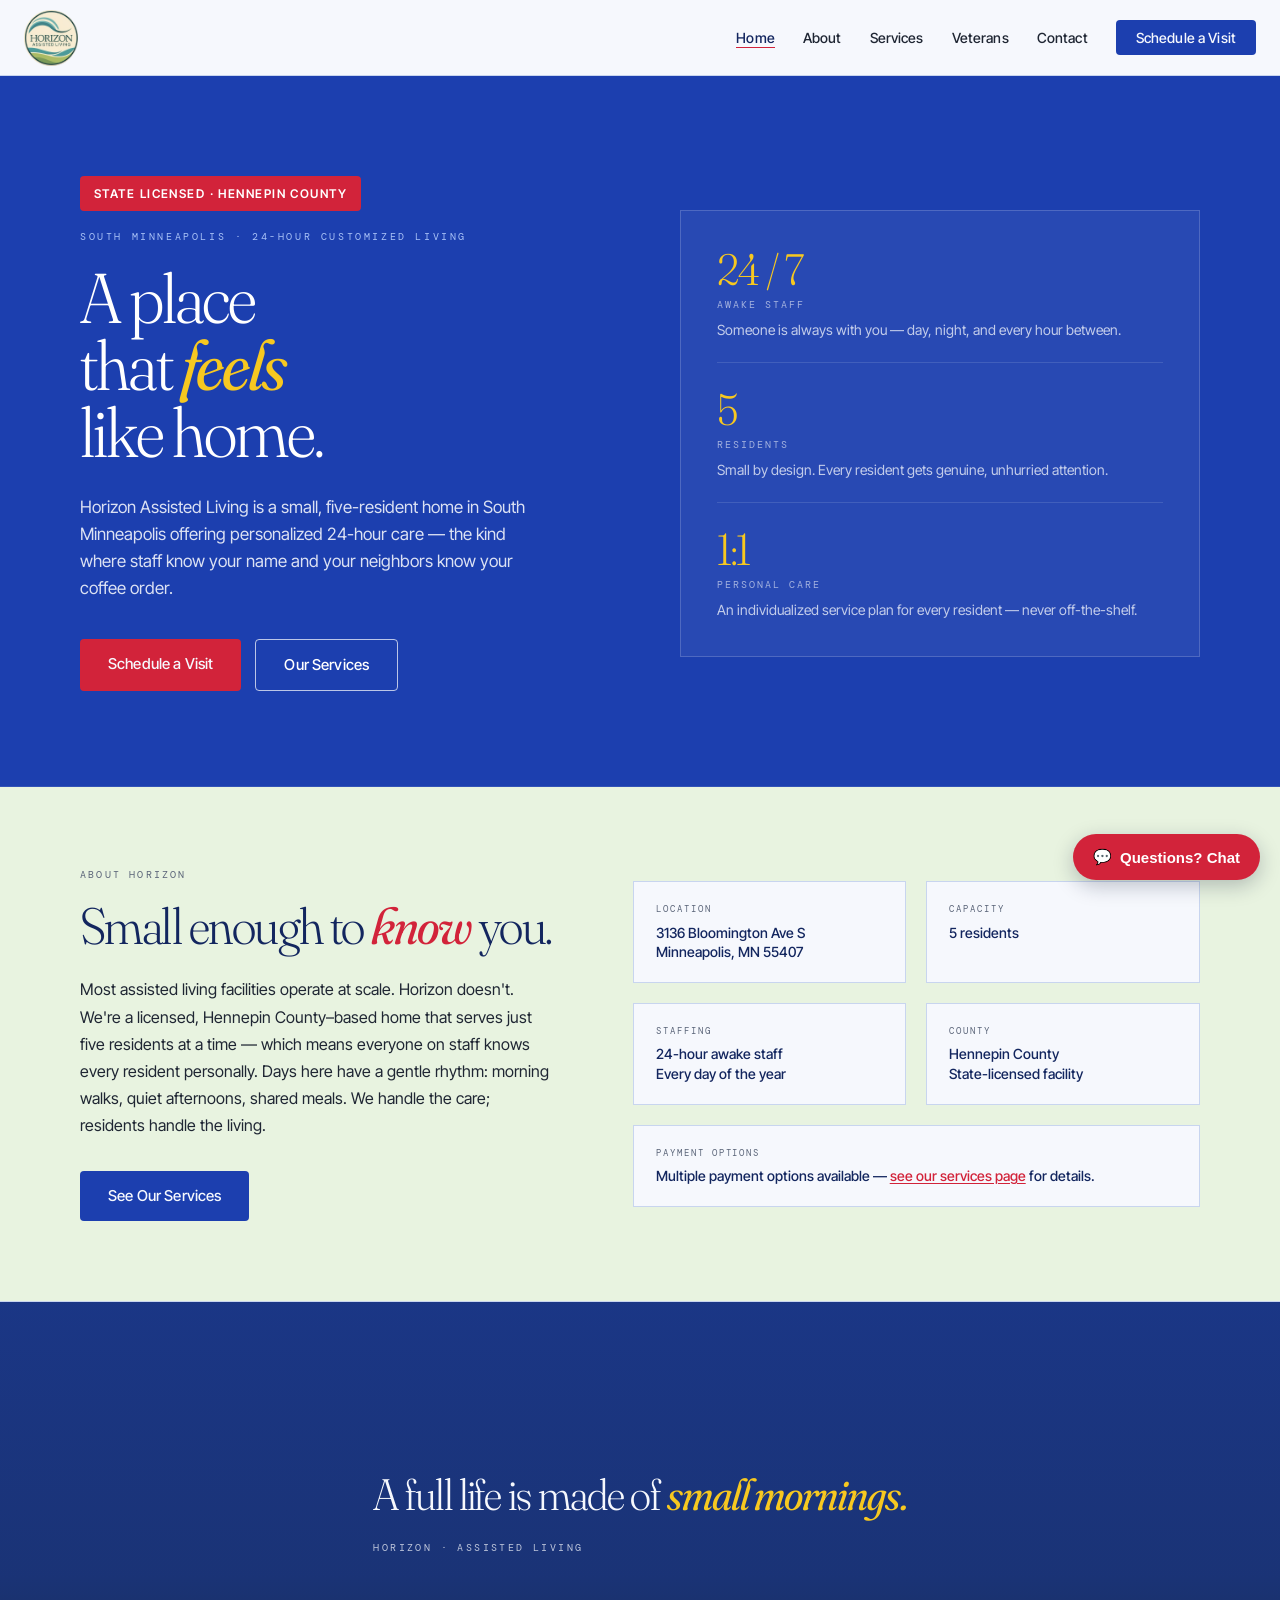
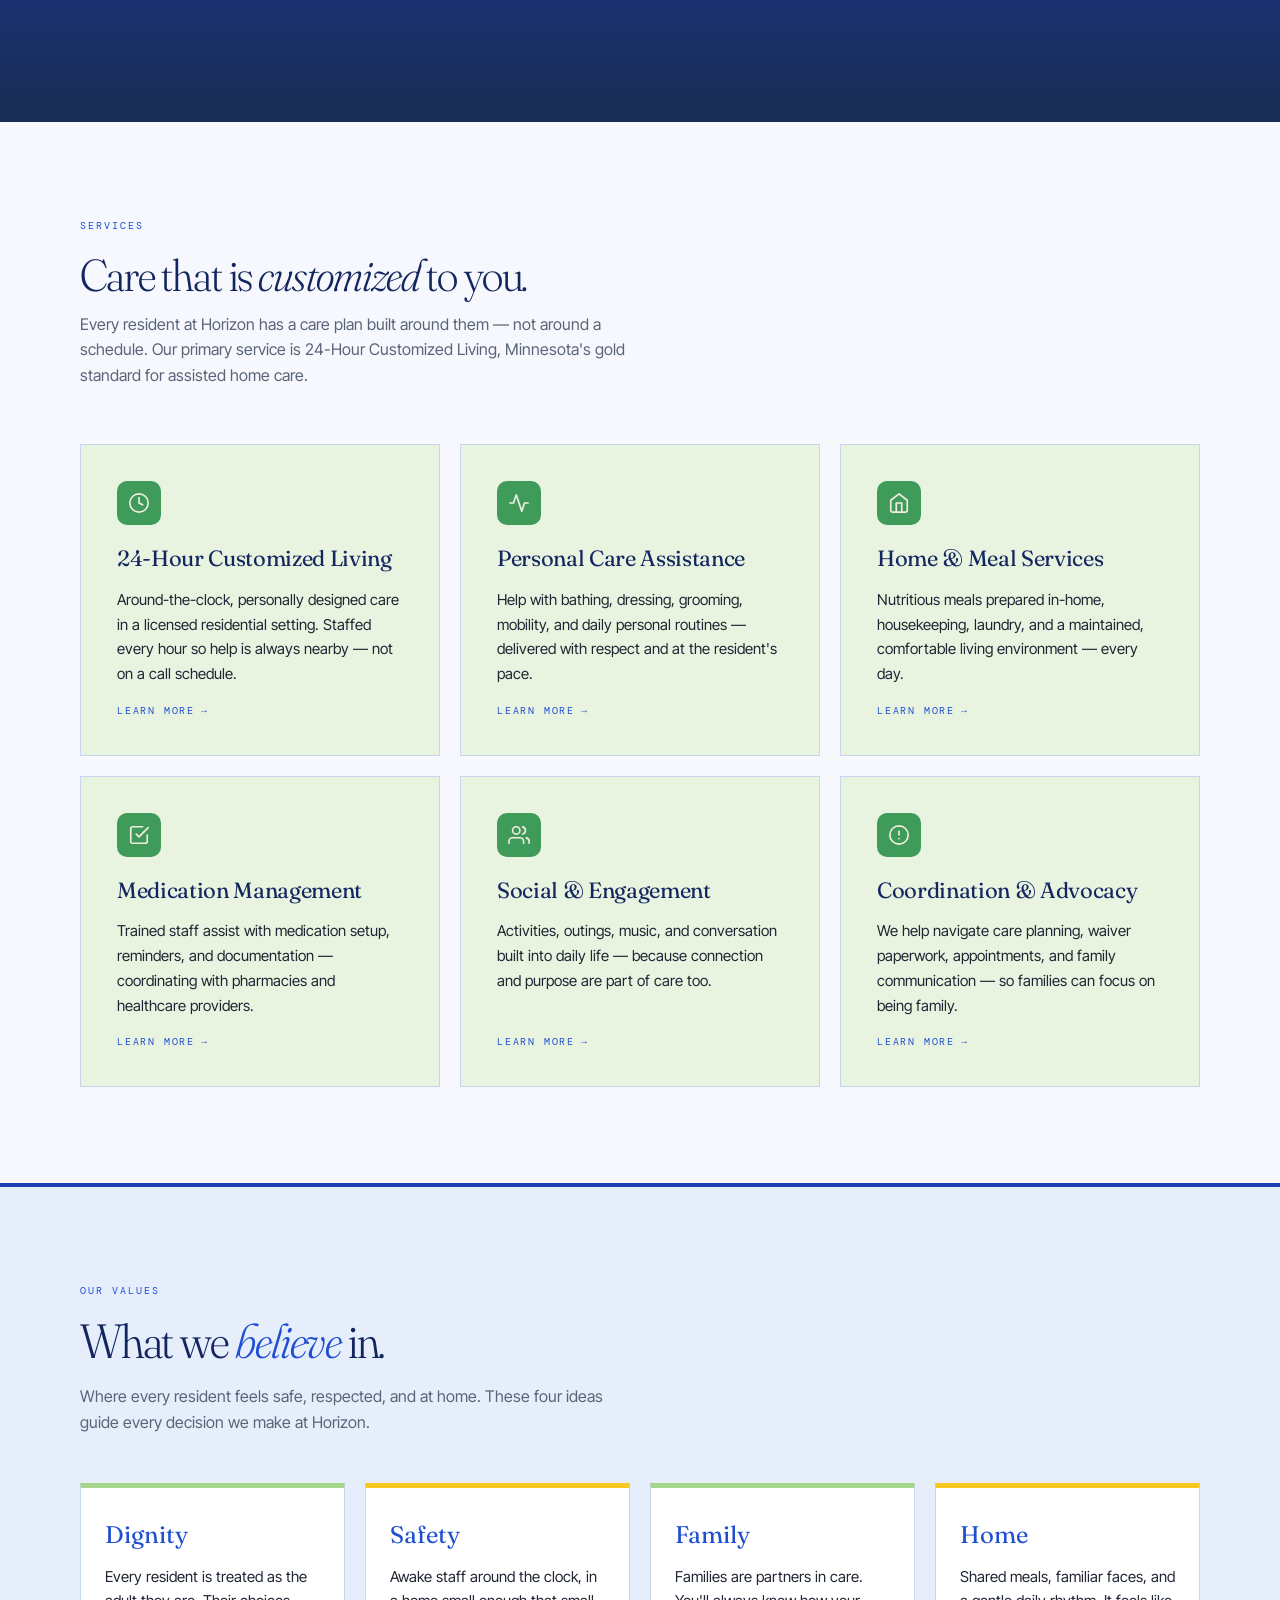
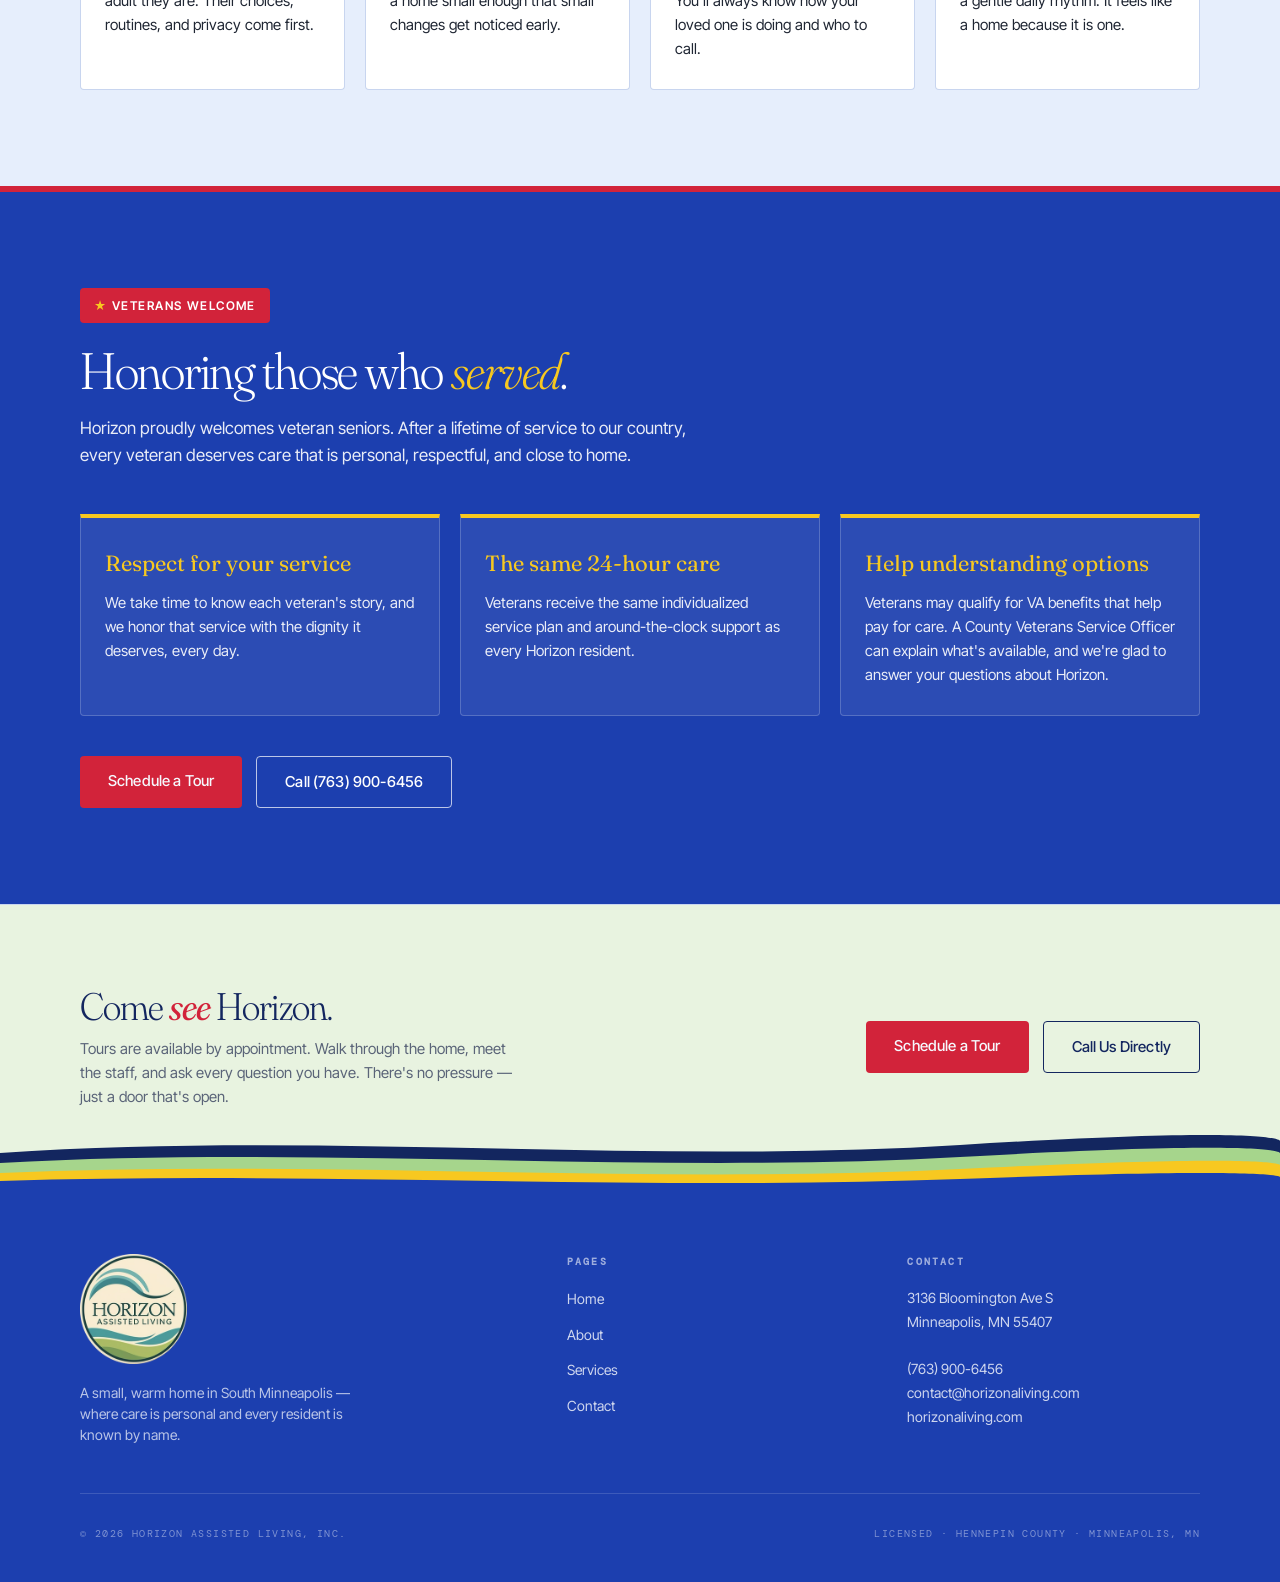
<file: index.html>
<!doctype html>
<html lang="en">
<head>
  <meta charset="utf-8" />
  <meta name="viewport" content="width=device-width, initial-scale=1" />

  <!-- Primary Meta Tags -->
  <title>Horizon Assisted Living | 24-Hour Care · South Minneapolis</title>
  <meta name="description" content="Small assisted living home in South Minneapolis offering 24-hour customized care for 5 residents. Licensed, accepting CADI, EW, BI waivers and private pay. Schedule a tour today." />
  <meta name="keywords" content="assisted living Minneapolis, assisted living South Minneapolis, 24 hour customized living, CADI waiver assisted living, Elderly Waiver Minneapolis, Brain Injury waiver assisted living, small assisted living home, Hennepin County assisted living, senior care Minneapolis" />
  <meta name="author" content="Horizon Assisted Living" />
  <meta name="robots" content="index, follow, max-image-preview:large" />
  <link rel="canonical" href="https://horizonaliving.com/" />

  <!-- Open Graph / Facebook -->
  <meta property="og:type" content="website" />
  <meta property="og:url" content="https://horizonaliving.com/" />
  <meta property="og:title" content="Horizon Assisted Living — A Place Called Home in South Minneapolis" />
  <meta property="og:description" content="A small, licensed assisted living home in South Minneapolis. 24-hour customized living for 5 residents with personalized care. CADI, EW, BI waivers accepted." />
  <meta property="og:image" content="https://horizonaliving.com/og-image.jpg" />
  <meta property="og:image:width" content="1200" />
  <meta property="og:image:height" content="630" />
  <meta property="og:locale" content="en_US" />
  <meta property="og:site_name" content="Horizon Assisted Living" />

  <!-- Twitter -->
  <meta name="twitter:card" content="summary_large_image" />
  <meta name="twitter:url" content="https://horizonaliving.com/" />
  <meta name="twitter:title" content="Horizon Assisted Living — A Place Called Home" />
  <meta name="twitter:description" content="Small, licensed assisted living home in South Minneapolis. 24-hour customized care for 5 residents." />
  <meta name="twitter:image" content="https://horizonaliving.com/og-image.jpg" />

  <!-- Geo tags for local SEO -->
  <meta name="geo.region" content="US-MN" />
  <meta name="geo.placename" content="Minneapolis, Minnesota" />
  <meta name="geo.position" content="44.9778;-93.2650" />
  <meta name="ICBM" content="44.9778, -93.2650" />

  <!-- Theme color -->
  <meta name="theme-color" content="#1F3A2C" />

  <!-- Performance: preconnect to critical origins -->
  <link rel="preconnect" href="https://fonts.googleapis.com" />
  <link rel="preconnect" href="https://fonts.gstatic.com" crossorigin />
  <link rel="preconnect" href="https://images.unsplash.com" crossorigin />
  <link href="https://fonts.googleapis.com/css2?family=Fraunces:ital,opsz,wght@0,9..144,300;0,9..144,400;1,9..144,400&family=Inter+Tight:wght@300;400;500;600&family=DM+Mono:wght@400;500&display=swap" rel="stylesheet" />

  <link rel="stylesheet" href="css/styles.css" />
  <link rel="icon" href="data:image/svg+xml,<svg xmlns='http://www.w3.org/2000/svg' viewBox='0 0 32 32'><rect width='32' height='32' rx='6' fill='%231F3A2C'/><text x='50%25' y='50%25' dominant-baseline='central' text-anchor='middle' font-family='serif' font-size='14' font-weight='300' fill='%23F3EDE1' letter-spacing='-0.04em'>H<tspan font-style='italic' fill='%23C87A52'>A</tspan>L</text></svg>" />

  <!-- Schema.org Structured Data — LocalBusiness / AssistedLiving -->
  <script type="application/ld+json">
  {
    "@context": "https://schema.org",
    "@type": ["LocalBusiness", "MedicalBusiness"],
    "@id": "https://horizonaliving.com/#business",
    "name": "Horizon Assisted Living",
    "alternateName": "Horizon Assisted Living Inc.",
    "description": "A small, licensed assisted living home in South Minneapolis, Minnesota, offering 24-hour customized living services. Serving 5 residents with personalized, around-the-clock care. Accepting CADI, Elderly Waiver (EW), Brain Injury Waiver (BI), long-term care insurance, and private pay.",
    "url": "https://horizonaliving.com/",
    "telephone": "+1-763-900-6456",
    "email": "contact@horizonaliving.com",
    "priceRange": "$$",
    "image": "https://horizonaliving.com/og-image.jpg",
    "logo": "https://horizonaliving.com/logo.png",
    "address": {
      "@type": "PostalAddress",
      "streetAddress": "3136 Bloomington Ave S",
      "addressLocality": "Minneapolis",
      "addressRegion": "MN",
      "postalCode": "55407",
      "addressCountry": "US"
    },
    "geo": {
      "@type": "GeoCoordinates",
      "latitude": 44.9778,
      "longitude": -93.2650
    },
    "areaServed": [
      { "@type": "City", "name": "Minneapolis" },
      { "@type": "AdministrativeArea", "name": "Hennepin County" },
      { "@type": "State", "name": "Minnesota" }
    ],
    "openingHoursSpecification": [
      {
        "@type": "OpeningHoursSpecification",
        "dayOfWeek": ["Monday","Tuesday","Wednesday","Thursday","Friday","Saturday","Sunday"],
        "opens": "00:00",
        "closes": "23:59",
        "description": "24-hour staffing. Office inquiries Monday–Friday 8 AM – 5 PM."
      }
    ],
    "makesOffer": [
      {
        "@type": "Offer",
        "itemOffered": {
          "@type": "Service",
          "name": "24-Hour Customized Living",
          "description": "Around-the-clock, individualized assisted living care in a small licensed residential setting. Includes personal care, medication management, meals, housekeeping, and health monitoring."
        }
      }
    ],
    "paymentAccepted": "CADI Waiver, Elderly Waiver, Brain Injury Waiver, Long-Term Care Insurance, Private Pay",
    "sameAs": [
      "https://horizonaliving.com/"
    ]
  }
  </script>

  <!-- Breadcrumbs Schema -->
  <script type="application/ld+json">
  {
    "@context": "https://schema.org",
    "@type": "BreadcrumbList",
    "itemListElement": [
      {
        "@type": "ListItem",
        "position": 1,
        "name": "Home",
        "item": "https://horizonaliving.com/"
      }
    ]
  }
  </script>
  <!-- Google tag (gtag.js) -->
<script async src="https://www.googletagmanager.com/gtag/js?id=G-BR0PH3QB6Q">
</script>
<script>
  window.dataLayer = window.dataLayer || [];
  function gtag(){dataLayer.push(arguments);}
  gtag('js', new Date());

  gtag('config', 'G-BR0PH3QB6Q');
</script>
</head>
<body class="page-body">

  <!-- ============ NAV ============ -->
  <nav class="nav">
    <div class="container">
      <a href="index.html" class="nav-logo" aria-label="Horizon Assisted Living — home">
        <img src="logo.png" alt="Horizon Assisted Living" class="nav-logo-img" width="253" height="260" />
      </a>
      <ul class="nav-links" id="nav-links">
        <li><a href="index.html" class="active">Home</a></li>
        <li><a href="about.html">About</a></li>
        <li><a href="services.html">Services</a></li>
        <li><a href="index.html#veterans">Veterans</a></li>
        <li><a href="contact.html">Contact</a></li>
        <li><a href="contact.html" class="nav-cta">Schedule a Visit</a></li>
      </ul>
      <button class="nav-toggle" id="nav-toggle" aria-label="Toggle menu" aria-expanded="false">
        <svg viewBox="0 0 24 24" fill="none" stroke="currentColor" stroke-width="2" stroke-linecap="round">
          <line x1="3" y1="6" x2="21" y2="6"/>
          <line x1="3" y1="12" x2="21" y2="12"/>
          <line x1="3" y1="18" x2="21" y2="18"/>
        </svg>
      </button>
    </div>
  </nav>

  <!-- ============ HERO ============ -->
  <section class="hero">
    <div class="container">
      <div class="hero-inner">
        <div>
          <div class="hero-badge">State Licensed · Hennepin County</div>
          <div class="hero-eyebrow">South Minneapolis · 24-Hour Customized Living</div>
          <h1>A place<br/>that <em>feels</em><br/>like home.</h1>
          <p class="hero-body">Horizon Assisted Living is a small, five-resident home in South Minneapolis offering personalized 24-hour care — the kind where staff know your name and your neighbors know your coffee order.</p>
          <div class="hero-actions">
            <a href="contact.html" class="btn btn-primary">Schedule a Visit</a>
            <a href="services.html" class="btn btn-outline" style="border-color:rgba(243,237,225,0.4);color:var(--bone)">Our Services</a>
          </div>
        </div>
        <div class="hero-card">
          <div class="hero-stat">
            <div class="number">24 / 7</div>
            <div class="label">Awake Staff</div>
            <div class="desc">Someone is always with you — day, night, and every hour between.</div>
          </div>
          <div class="hero-stat">
            <div class="number">5</div>
            <div class="label">Residents</div>
            <div class="desc">Small by design. Every resident gets genuine, unhurried attention.</div>
          </div>
          <div class="hero-stat">
            <div class="number">1:1</div>
            <div class="label">Personal Care</div>
            <div class="desc">An individualized service plan for every resident — never off-the-shelf.</div>
          </div>
        </div>
      </div>
    </div>
  </section>

  <!-- ============ ABOUT STRIP ============ -->
  <section class="about-strip">
    <div class="container">
      <div class="about-grid">
        <div>
          <div class="eyebrow" style="margin-bottom:16px">About Horizon</div>
          <h2 class="about-heading">Small enough to <em>know</em> you.</h2>
          <p class="about-body">Most assisted living facilities operate at scale. Horizon doesn't. We're a licensed, Hennepin County–based home that serves just five residents at a time — which means everyone on staff knows every resident personally. Days here have a gentle rhythm: morning walks, quiet afternoons, shared meals. We handle the care; residents handle the living.</p>
          <a href="services.html" class="btn btn-forest">See Our Services</a>
        </div>
        <div class="about-details">
          <div class="detail-block">
            <div class="d-label">Location</div>
            <div class="d-val">3136 Bloomington Ave S<br/>Minneapolis, MN 55407</div>
          </div>
          <div class="detail-block">
            <div class="d-label">Capacity</div>
            <div class="d-val">5 residents</div>
          </div>
          <div class="detail-block">
            <div class="d-label">Staffing</div>
            <div class="d-val">24-hour awake staff<br/>Every day of the year</div>
          </div>
          <div class="detail-block">
            <div class="d-label">County</div>
            <div class="d-val">Hennepin County<br/>State-licensed facility</div>
          </div>
          <div class="detail-block" style="grid-column:span 2">
            <div class="d-label">Payment Options</div>
            <div class="d-val">Multiple payment options available — <a href="services.html#waivers" style="color:var(--terracotta);text-decoration:underline;text-underline-offset:2px">see our services page</a> for details.</div>
          </div>
        </div>
      </div>
    </div>
  </section>

  <!-- ============ FEATURE PHOTO ============ -->
  <section class="photo-feature" aria-label="Horizon's approach to care">
    <div class="container">
      <p class="feature-quote">A full life is made of <em>small mornings.</em></p>
      <p class="feature-attr">Horizon · Assisted Living</p>
    </div>
  </section>

  <!-- ============ SERVICES ============ -->
  <section class="services-section">
    <div class="container">
      <div class="section-label">
        <span class="num">Services</span>
      </div>
      <h2 class="section-title">Care that is <em>customized</em> to you.</h2>
      <p class="section-sub">Every resident at Horizon has a care plan built around them — not around a schedule. Our primary service is 24-Hour Customized Living, Minnesota's gold standard for assisted home care.</p>
      <div class="services-grid">

        <div class="service-card">
          <div class="sc-icon">
            <svg viewBox="0 0 24 24" fill="none" stroke="#F3EDE1" stroke-width="1.8" stroke-linecap="round" stroke-linejoin="round">
              <circle cx="12" cy="12" r="10"/>
              <polyline points="12 6 12 12 16 14"/>
            </svg>
          </div>
          <h3>24-Hour Customized Living</h3>
          <p>Around-the-clock, personally designed care in a licensed residential setting. Staffed every hour so help is always nearby — not on a call schedule.</p>
          <a href="services.html" class="sc-link">Learn more <span>→</span></a>
        </div>

        <div class="service-card">
          <div class="sc-icon">
            <svg viewBox="0 0 24 24" fill="none" stroke="#F3EDE1" stroke-width="1.8" stroke-linecap="round" stroke-linejoin="round">
              <path d="M22 12h-4l-3 9L9 3l-3 9H2"/>
            </svg>
          </div>
          <h3>Personal Care Assistance</h3>
          <p>Help with bathing, dressing, grooming, mobility, and daily personal routines — delivered with respect and at the resident's pace.</p>
          <a href="services.html" class="sc-link">Learn more <span>→</span></a>
        </div>

        <div class="service-card">
          <div class="sc-icon">
            <svg viewBox="0 0 24 24" fill="none" stroke="#F3EDE1" stroke-width="1.8" stroke-linecap="round" stroke-linejoin="round">
              <path d="M3 9l9-7 9 7v11a2 2 0 0 1-2 2H5a2 2 0 0 1-2-2z"/>
              <polyline points="9 22 9 12 15 12 15 22"/>
            </svg>
          </div>
          <h3>Home & Meal Services</h3>
          <p>Nutritious meals prepared in-home, housekeeping, laundry, and a maintained, comfortable living environment — every day.</p>
          <a href="services.html" class="sc-link">Learn more <span>→</span></a>
        </div>

        <div class="service-card">
          <div class="sc-icon">
            <svg viewBox="0 0 24 24" fill="none" stroke="#F3EDE1" stroke-width="1.8" stroke-linecap="round" stroke-linejoin="round">
              <path d="M9 11l3 3L22 4"/>
              <path d="M21 12v7a2 2 0 0 1-2 2H5a2 2 0 0 1-2-2V5a2 2 0 0 1 2-2h11"/>
            </svg>
          </div>
          <h3>Medication Management</h3>
          <p>Trained staff assist with medication setup, reminders, and documentation — coordinating with pharmacies and healthcare providers.</p>
          <a href="services.html" class="sc-link">Learn more <span>→</span></a>
        </div>

        <div class="service-card">
          <div class="sc-icon">
            <svg viewBox="0 0 24 24" fill="none" stroke="#F3EDE1" stroke-width="1.8" stroke-linecap="round" stroke-linejoin="round">
              <path d="M17 21v-2a4 4 0 0 0-4-4H5a4 4 0 0 0-4 4v2"/>
              <circle cx="9" cy="7" r="4"/>
              <path d="M23 21v-2a4 4 0 0 0-3-3.87"/>
              <path d="M16 3.13a4 4 0 0 1 0 7.75"/>
            </svg>
          </div>
          <h3>Social & Engagement</h3>
          <p>Activities, outings, music, and conversation built into daily life — because connection and purpose are part of care too.</p>
          <a href="services.html" class="sc-link">Learn more <span>→</span></a>
        </div>

        <div class="service-card">
          <div class="sc-icon">
            <svg viewBox="0 0 24 24" fill="none" stroke="#F3EDE1" stroke-width="1.8" stroke-linecap="round" stroke-linejoin="round">
              <circle cx="12" cy="12" r="10"/>
              <line x1="12" y1="8" x2="12" y2="12"/>
              <line x1="12" y1="16" x2="12.01" y2="16"/>
            </svg>
          </div>
          <h3>Coordination & Advocacy</h3>
          <p>We help navigate care planning, waiver paperwork, appointments, and family communication — so families can focus on being family.</p>
          <a href="services.html" class="sc-link">Learn more <span>→</span></a>
        </div>

      </div>
    </div>
  </section>

  <!-- ============ VALUES ============ -->
  <section class="values-section" id="values">
    <div class="container">
      <div class="section-label">
        <span class="num">Our Values</span>
      </div>
      <h2 class="section-title">What we <em>believe</em> in.</h2>
      <p class="section-sub">Where every resident feels safe, respected, and at home. These four ideas guide every decision we make at Horizon.</p>
      <div class="values-grid">
        <div class="value-card">
          <h3>Dignity</h3>
          <p>Every resident is treated as the adult they are. Their choices, routines, and privacy come first.</p>
        </div>
        <div class="value-card">
          <h3>Safety</h3>
          <p>Awake staff around the clock, in a home small enough that small changes get noticed early.</p>
        </div>
        <div class="value-card">
          <h3>Family</h3>
          <p>Families are partners in care. You'll always know how your loved one is doing and who to call.</p>
        </div>
        <div class="value-card">
          <h3>Home</h3>
          <p>Shared meals, familiar faces, and a gentle daily rhythm. It feels like a home because it is one.</p>
        </div>
      </div>
    </div>
  </section>

  <!-- ============ VETERANS ============ -->
  <section class="veterans-section" id="veterans">
    <div class="container">
      <div class="vet-badge"><span aria-hidden="true">★</span> Veterans Welcome</div>
      <h2 class="vet-title">Honoring those who <em>served</em>.</h2>
      <p class="vet-sub">Horizon proudly welcomes veteran seniors. After a lifetime of service to our country, every veteran deserves care that is personal, respectful, and close to home.</p>
      <div class="vet-grid">
        <div class="vet-card">
          <h3>Respect for your service</h3>
          <p>We take time to know each veteran's story, and we honor that service with the dignity it deserves, every day.</p>
        </div>
        <div class="vet-card">
          <h3>The same 24-hour care</h3>
          <p>Veterans receive the same individualized service plan and around-the-clock support as every Horizon resident.</p>
        </div>
        <div class="vet-card">
          <h3>Help understanding options</h3>
          <p>Veterans may qualify for VA benefits that help pay for care. A County Veterans Service Officer can explain what's available, and we're glad to answer your questions about Horizon.</p>
        </div>
      </div>
      <div class="vet-actions">
        <a href="contact.html" class="btn btn-primary">Schedule a Tour</a>
        <a href="tel:+17639006456" class="btn btn-outline vet-call">Call (763) 900-6456</a>
      </div>
    </div>
  </section>

  <!-- ============ CTA ============ -->
  <section class="cta-band">
    <div class="container">
      <div class="cta-band-inner">
        <div>
          <h2>Come <em>see</em> Horizon.</h2>
          <p>Tours are available by appointment. Walk through the home, meet the staff, and ask every question you have. There's no pressure — just a door that's open.</p>
        </div>
        <div class="cta-band-actions">
          <a href="contact.html" class="btn btn-primary">Schedule a Tour</a>
          <a href="tel:7639006456" class="btn btn-outline">Call Us Directly</a>
        </div>
      </div>
    </div>
  </section>

  <!-- ============ FOOTER ============ -->
  <footer class="site-footer">
    <div class="container">
      <div class="footer-grid">
        <div class="footer-logo">
          <img src="logo.png" alt="Horizon Assisted Living" class="footer-logo-img" width="253" height="260" />
          <p class="tagline">A small, warm home in South Minneapolis — where care is personal and every resident is known by name.</p>
        </div>
        <div class="footer-col">
          <h4>Pages</h4>
          <ul>
            <li><a href="index.html">Home</a></li>
            <li><a href="about.html">About</a></li>
            <li><a href="services.html">Services</a></li>
            <li><a href="contact.html">Contact</a></li>
          </ul>
        </div>
        <div class="footer-col">
          <h4>Contact</h4>
          <address>
            3136 Bloomington Ave S<br/>
            Minneapolis, MN 55407<br/>
            <br/>
            <a href="tel:7639006456">(763) 900-6456</a><br/>
            <a href="mailto:contact@horizonaliving.com">contact@horizonaliving.com</a><br/>
            <a href="https://horizonaliving.com">horizonaliving.com</a>
          </address>
        </div>
      </div>
      <div class="footer-bottom">
        <span>© 2026 Horizon Assisted Living, Inc.</span>
        <span>Licensed · Hennepin County · Minneapolis, MN</span>
      </div>
    </div>
  </footer>

  <script src="js/main.js"></script>
</body>
</html>
</file>
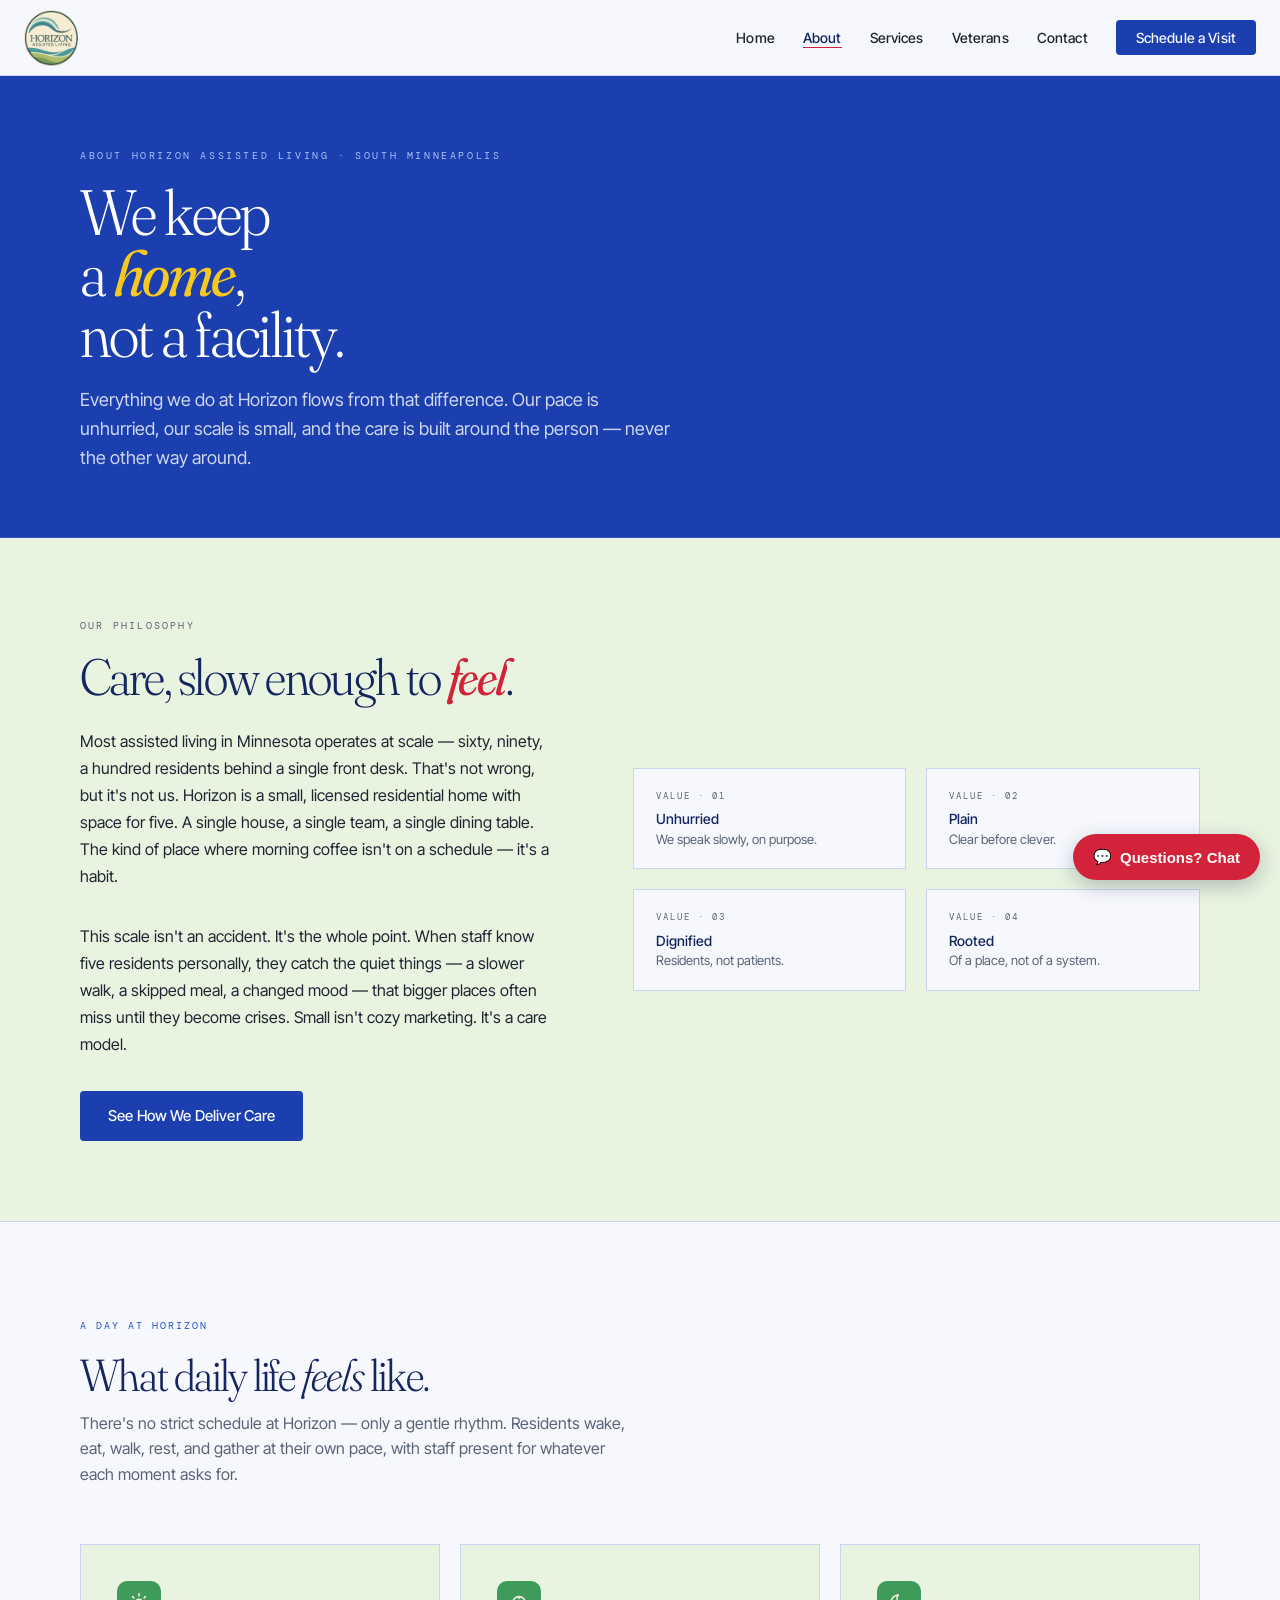
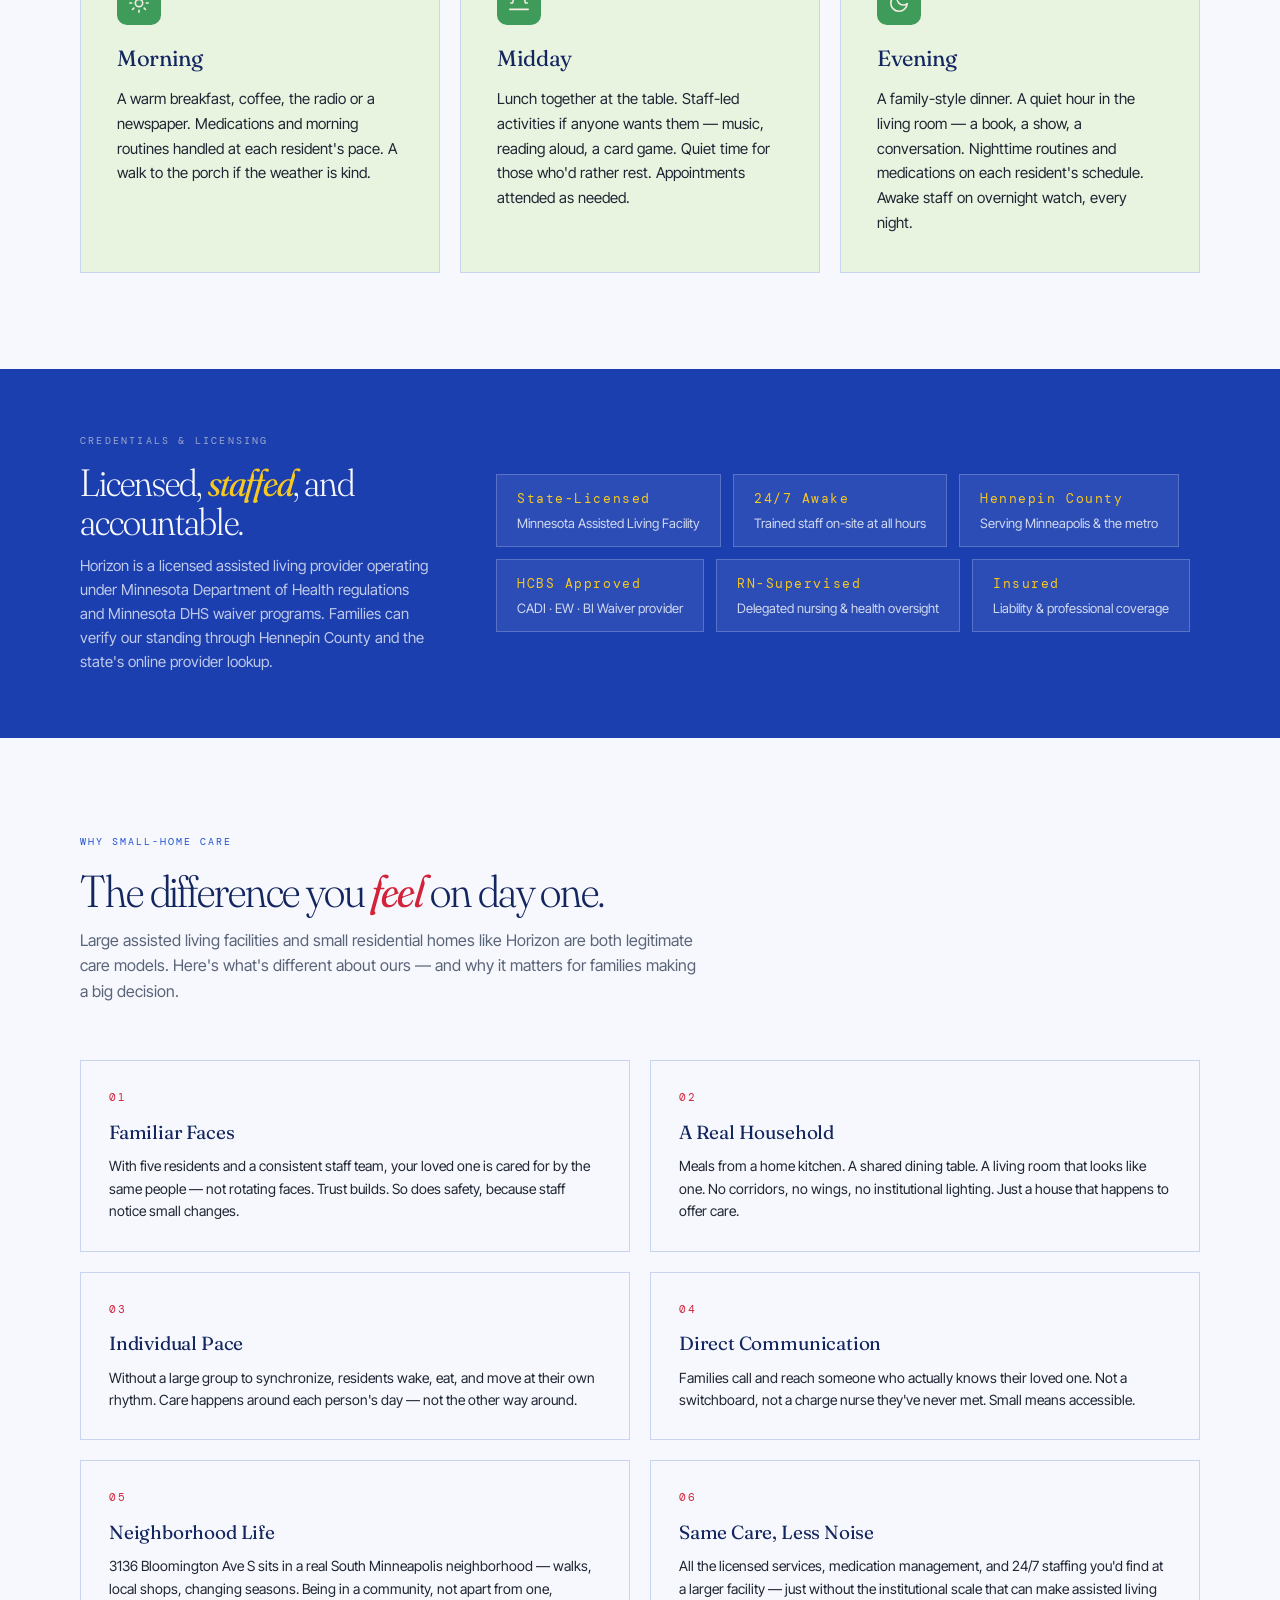
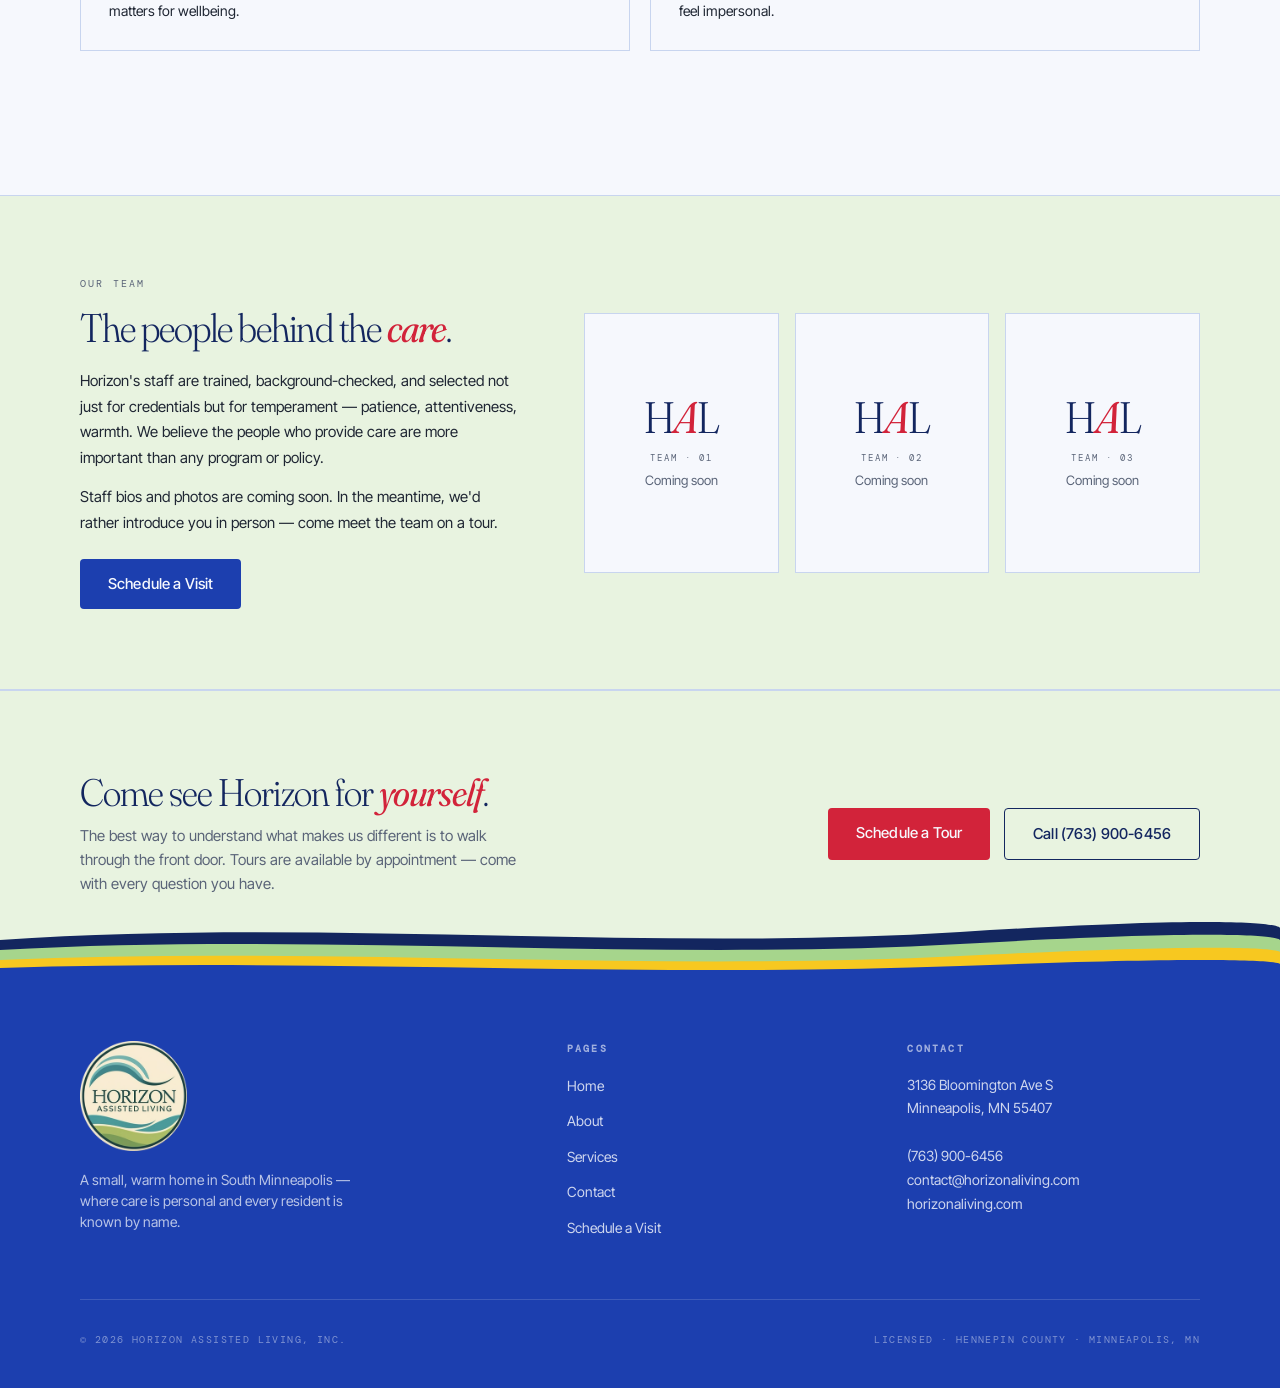
<file: about.html>
<!doctype html>
<html lang="en">
<head>
  <meta charset="utf-8" />
  <meta name="viewport" content="width=device-width, initial-scale=1" />

  <!-- Primary Meta Tags -->
  <title>About Horizon Assisted Living | Our Philosophy & Approach · South Minneapolis</title>
  <meta name="description" content="Horizon Assisted Living is a small, licensed five-resident home in South Minneapolis. Learn about our philosophy of unhurried, dignified care, what a day here looks like, and the credentials behind our work." />
  <meta name="keywords" content="about Horizon Assisted Living, small assisted living Minneapolis, assisted living philosophy, Minnesota licensed assisted living, 24 hour care Minneapolis, senior care approach, residential care home Minneapolis" />
  <meta name="author" content="Horizon Assisted Living" />
  <meta name="robots" content="index, follow, max-image-preview:large" />
  <link rel="canonical" href="https://horizonaliving.com/about.html" />

  <!-- Open Graph / Facebook -->
  <meta property="og:type" content="website" />
  <meta property="og:url" content="https://horizonaliving.com/about.html" />
  <meta property="og:title" content="About Horizon Assisted Living — Our Philosophy & Approach" />
  <meta property="og:description" content="A small, licensed assisted living home in South Minneapolis. Our approach is unhurried, plain, dignified, and rooted in place." />
  <meta property="og:image" content="https://horizonaliving.com/og-image.jpg" />
  <meta property="og:image:width" content="1200" />
  <meta property="og:image:height" content="630" />
  <meta property="og:locale" content="en_US" />
  <meta property="og:site_name" content="Horizon Assisted Living" />

  <!-- Twitter -->
  <meta name="twitter:card" content="summary_large_image" />
  <meta name="twitter:url" content="https://horizonaliving.com/about.html" />
  <meta name="twitter:title" content="About Horizon Assisted Living" />
  <meta name="twitter:description" content="A small, licensed assisted living home in South Minneapolis. Our philosophy, approach, and credentials." />
  <meta name="twitter:image" content="https://horizonaliving.com/og-image.jpg" />

  <!-- Geo tags -->
  <meta name="geo.region" content="US-MN" />
  <meta name="geo.placename" content="Minneapolis, Minnesota" />
  <meta name="geo.position" content="44.9778;-93.2650" />
  <meta name="ICBM" content="44.9778, -93.2650" />

  <meta name="theme-color" content="#1F3A2C" />

  <!-- Performance -->
  <link rel="preconnect" href="https://fonts.googleapis.com" />
  <link rel="preconnect" href="https://fonts.gstatic.com" crossorigin />
  <link rel="preconnect" href="https://images.unsplash.com" crossorigin />
  <link href="https://fonts.googleapis.com/css2?family=Fraunces:ital,opsz,wght@0,9..144,300;0,9..144,400;1,9..144,400&family=Inter+Tight:wght@300;400;500;600&family=DM+Mono:wght@400;500&display=swap" rel="stylesheet" />

  <link rel="stylesheet" href="css/styles.css" />
  <link rel="icon" href="data:image/svg+xml,<svg xmlns='http://www.w3.org/2000/svg' viewBox='0 0 32 32'><rect width='32' height='32' rx='6' fill='%231F3A2C'/><text x='50%25' y='50%25' dominant-baseline='central' text-anchor='middle' font-family='serif' font-size='14' font-weight='300' fill='%23F3EDE1' letter-spacing='-0.04em'>H<tspan font-style='italic' fill='%23C87A52'>A</tspan>L</text></svg>" />

  <!-- Schema.org — AboutPage -->
  <script type="application/ld+json">
  {
    "@context": "https://schema.org",
    "@type": "AboutPage",
    "name": "About Horizon Assisted Living",
    "description": "Our philosophy, approach to care, daily life at Horizon, and licensing credentials.",
    "url": "https://horizonaliving.com/about.html",
    "about": {
      "@type": ["LocalBusiness", "MedicalBusiness"],
      "name": "Horizon Assisted Living",
      "description": "A small, licensed assisted living home in South Minneapolis serving up to 5 residents with 24-hour customized living care.",
      "address": {
        "@type": "PostalAddress",
        "streetAddress": "3136 Bloomington Ave S",
        "addressLocality": "Minneapolis",
        "addressRegion": "MN",
        "postalCode": "55407",
        "addressCountry": "US"
      },
      "telephone": "+1-763-900-6456",
      "email": "contact@horizonaliving.com"
    }
  }
  </script>

  <!-- Breadcrumbs -->
  <script type="application/ld+json">
  {
    "@context": "https://schema.org",
    "@type": "BreadcrumbList",
    "itemListElement": [
      { "@type": "ListItem", "position": 1, "name": "Home", "item": "https://horizonaliving.com/" },
      { "@type": "ListItem", "position": 2, "name": "About", "item": "https://horizonaliving.com/about.html" }
    ]
  }
  </script>
</head>
<body class="page-body">

  <!-- ============ NAV ============ -->
  <nav class="nav">
    <div class="container">
      <a href="index.html" class="nav-logo" aria-label="Horizon Assisted Living — home">
        <img src="logo.png" alt="Horizon Assisted Living" class="nav-logo-img" width="253" height="260" />
      </a>
      <ul class="nav-links" id="nav-links">
        <li><a href="index.html">Home</a></li>
        <li><a href="about.html" class="active">About</a></li>
        <li><a href="services.html">Services</a></li>
        <li><a href="index.html#veterans">Veterans</a></li>
        <li><a href="contact.html">Contact</a></li>
        <li><a href="contact.html" class="nav-cta">Schedule a Visit</a></li>
      </ul>
      <button class="nav-toggle" id="nav-toggle" aria-label="Toggle menu" aria-expanded="false">
        <svg viewBox="0 0 24 24" fill="none" stroke="currentColor" stroke-width="2" stroke-linecap="round">
          <line x1="3" y1="6" x2="21" y2="6"/>
          <line x1="3" y1="12" x2="21" y2="12"/>
          <line x1="3" y1="18" x2="21" y2="18"/>
        </svg>
      </button>
    </div>
  </nav>

  <!-- ============ PAGE HERO ============ -->
  <section class="page-hero">
    <div class="container">
      <div class="ph-eyebrow">About Horizon Assisted Living · South Minneapolis</div>
      <h1>We keep<br/>a <em>home</em>,<br/>not a facility.</h1>
      <p>Everything we do at Horizon flows from that difference. Our pace is unhurried, our scale is small, and the care is built around the person — never the other way around.</p>
    </div>
  </section>

  <!-- ============ PHILOSOPHY ============ -->
  <section class="about-strip">
    <div class="container">
      <div class="about-grid">
        <div>
          <div class="eyebrow" style="margin-bottom:16px">Our Philosophy</div>
          <h2 class="about-heading">Care, slow enough to <em>feel</em>.</h2>
          <p class="about-body">Most assisted living in Minnesota operates at scale — sixty, ninety, a hundred residents behind a single front desk. That's not wrong, but it's not us. Horizon is a small, licensed residential home with space for five. A single house, a single team, a single dining table. The kind of place where morning coffee isn't on a schedule — it's a habit.</p>
          <p class="about-body">This scale isn't an accident. It's the whole point. When staff know five residents personally, they catch the quiet things — a slower walk, a skipped meal, a changed mood — that bigger places often miss until they become crises. Small isn't cozy marketing. It's a care model.</p>
          <a href="services.html" class="btn btn-forest">See How We Deliver Care</a>
        </div>
        <div class="about-details">
          <div class="detail-block">
            <div class="d-label">Value · 01</div>
            <div class="d-val">Unhurried<br/><span style="font-weight:400;color:var(--mute);font-size:13px">We speak slowly, on purpose.</span></div>
          </div>
          <div class="detail-block">
            <div class="d-label">Value · 02</div>
            <div class="d-val">Plain<br/><span style="font-weight:400;color:var(--mute);font-size:13px">Clear before clever.</span></div>
          </div>
          <div class="detail-block">
            <div class="d-label">Value · 03</div>
            <div class="d-val">Dignified<br/><span style="font-weight:400;color:var(--mute);font-size:13px">Residents, not patients.</span></div>
          </div>
          <div class="detail-block">
            <div class="d-label">Value · 04</div>
            <div class="d-val">Rooted<br/><span style="font-weight:400;color:var(--mute);font-size:13px">Of a place, not of a system.</span></div>
          </div>
        </div>
      </div>
    </div>
  </section>

  <!-- ============ A DAY AT HORIZON ============ -->
  <section class="services-section">
    <div class="container">
      <div class="section-label">
        <span class="num">A Day at Horizon</span>
      </div>
      <h2 class="section-title">What daily life <em>feels</em> like.</h2>
      <p class="section-sub">There's no strict schedule at Horizon — only a gentle rhythm. Residents wake, eat, walk, rest, and gather at their own pace, with staff present for whatever each moment asks for.</p>

      <div class="services-grid">
        <div class="service-card">
          <div class="sc-icon">
            <svg viewBox="0 0 24 24" fill="none" stroke="#F3EDE1" stroke-width="1.8" stroke-linecap="round" stroke-linejoin="round">
              <circle cx="12" cy="12" r="4"/>
              <path d="M12 2v2M12 20v2M4.93 4.93l1.41 1.41M17.66 17.66l1.41 1.41M2 12h2M20 12h2M4.93 19.07l1.41-1.41M17.66 6.34l1.41-1.41"/>
            </svg>
          </div>
          <h3>Morning</h3>
          <p>A warm breakfast, coffee, the radio or a newspaper. Medications and morning routines handled at each resident's pace. A walk to the porch if the weather is kind.</p>
        </div>

        <div class="service-card">
          <div class="sc-icon">
            <svg viewBox="0 0 24 24" fill="none" stroke="#F3EDE1" stroke-width="1.8" stroke-linecap="round" stroke-linejoin="round">
              <path d="M3 12h2M5 12a7 7 0 0 1 14 0M19 12h2M2 19h20"/>
              <path d="M12 5v2"/>
            </svg>
          </div>
          <h3>Midday</h3>
          <p>Lunch together at the table. Staff-led activities if anyone wants them — music, reading aloud, a card game. Quiet time for those who'd rather rest. Appointments attended as needed.</p>
        </div>

        <div class="service-card">
          <div class="sc-icon">
            <svg viewBox="0 0 24 24" fill="none" stroke="#F3EDE1" stroke-width="1.8" stroke-linecap="round" stroke-linejoin="round">
              <path d="M21 12.79A9 9 0 1 1 11.21 3 7 7 0 0 0 21 12.79z"/>
            </svg>
          </div>
          <h3>Evening</h3>
          <p>A family-style dinner. A quiet hour in the living room — a book, a show, a conversation. Nighttime routines and medications on each resident's schedule. Awake staff on overnight watch, every night.</p>
        </div>
      </div>
    </div>
  </section>

  <!-- ============ CREDENTIALS ============ -->
  <section class="waivers-strip">
    <div class="container">
      <div class="waivers-inner">
        <div>
          <div class="eyebrow" style="color:rgba(243,237,225,0.6);margin-bottom:14px">Credentials &amp; Licensing</div>
          <h2 class="waivers-heading">Licensed, <em>staffed</em>, and accountable.</h2>
          <p class="waivers-sub">Horizon is a licensed assisted living provider operating under Minnesota Department of Health regulations and Minnesota DHS waiver programs. Families can verify our standing through Hennepin County and the state's online provider lookup.</p>
        </div>
        <div class="waiver-tags">
          <div class="waiver-tag">
            <div class="wt-code">State-Licensed</div>
            <div class="wt-name">Minnesota Assisted Living Facility</div>
          </div>
          <div class="waiver-tag">
            <div class="wt-code">24/7 Awake</div>
            <div class="wt-name">Trained staff on-site at all hours</div>
          </div>
          <div class="waiver-tag">
            <div class="wt-code">Hennepin County</div>
            <div class="wt-name">Serving Minneapolis &amp; the metro</div>
          </div>
          <div class="waiver-tag">
            <div class="wt-code">HCBS Approved</div>
            <div class="wt-name">CADI · EW · BI Waiver provider</div>
          </div>
          <div class="waiver-tag">
            <div class="wt-code">RN-Supervised</div>
            <div class="wt-name">Delegated nursing &amp; health oversight</div>
          </div>
          <div class="waiver-tag">
            <div class="wt-code">Insured</div>
            <div class="wt-name">Liability &amp; professional coverage</div>
          </div>
        </div>
      </div>
    </div>
  </section>

  <!-- ============ WHY SMALL-HOME ============ -->
  <section style="padding:96px 0;background:var(--bone)">
    <div class="container">
      <div class="section-label">
        <span class="num">Why Small-Home Care</span>
      </div>
      <h2 style="font-family:var(--font-display);font-weight:300;font-variation-settings:var(--display-opsz);font-size:clamp(32px,3.5vw,48px);letter-spacing:-0.025em;color:var(--forest);line-height:1.1;margin-bottom:12px">The difference you <em style="font-style:italic;font-weight:400;color:var(--terracotta)">feel</em> on day one.</h2>
      <p style="font-size:16px;color:var(--mute);max-width:620px;line-height:1.6;margin-bottom:56px">Large assisted living facilities and small residential homes like Horizon are both legitimate care models. Here's what's different about ours — and why it matters for families making a big decision.</p>

      <div class="included-grid">
        <div class="inc-card">
          <div class="ic-num">01</div>
          <h3>Familiar Faces</h3>
          <p>With five residents and a consistent staff team, your loved one is cared for by the same people — not rotating faces. Trust builds. So does safety, because staff notice small changes.</p>
        </div>
        <div class="inc-card">
          <div class="ic-num">02</div>
          <h3>A Real Household</h3>
          <p>Meals from a home kitchen. A shared dining table. A living room that looks like one. No corridors, no wings, no institutional lighting. Just a house that happens to offer care.</p>
        </div>
        <div class="inc-card">
          <div class="ic-num">03</div>
          <h3>Individual Pace</h3>
          <p>Without a large group to synchronize, residents wake, eat, and move at their own rhythm. Care happens around each person's day — not the other way around.</p>
        </div>
        <div class="inc-card">
          <div class="ic-num">04</div>
          <h3>Direct Communication</h3>
          <p>Families call and reach someone who actually knows their loved one. Not a switchboard, not a charge nurse they've never met. Small means accessible.</p>
        </div>
        <div class="inc-card">
          <div class="ic-num">05</div>
          <h3>Neighborhood Life</h3>
          <p>3136 Bloomington Ave S sits in a real South Minneapolis neighborhood — walks, local shops, changing seasons. Being in a community, not apart from one, matters for wellbeing.</p>
        </div>
        <div class="inc-card">
          <div class="ic-num">06</div>
          <h3>Same Care, Less Noise</h3>
          <p>All the licensed services, medication management, and 24/7 staffing you'd find at a larger facility — just without the institutional scale that can make assisted living feel impersonal.</p>
        </div>
      </div>
    </div>
  </section>

  <!-- ============ TEAM PLACEHOLDER ============ -->
  <section style="background:var(--cream);border-top:1px solid var(--line);border-bottom:1px solid var(--line);padding:80px 0">
    <div class="container">
      <div class="team-row" style="display:grid;grid-template-columns:1fr 1.4fr;gap:64px;align-items:center">
        <div>
          <div class="eyebrow" style="margin-bottom:14px">Our Team</div>
          <h2 style="font-family:var(--font-display);font-weight:300;font-variation-settings:var(--display-opsz);font-size:clamp(28px,3.2vw,40px);letter-spacing:-0.025em;color:var(--forest);line-height:1.1;margin-bottom:18px">The people behind the <em style="font-style:italic;font-weight:400;color:var(--terracotta)">care</em>.</h2>
          <p style="font-size:15px;line-height:1.7;color:var(--char);margin-bottom:14px">Horizon's staff are trained, background-checked, and selected not just for credentials but for temperament — patience, attentiveness, warmth. We believe the people who provide care are more important than any program or policy.</p>
          <p style="font-size:15px;line-height:1.7;color:var(--char);margin-bottom:24px">Staff bios and photos are coming soon. In the meantime, we'd rather introduce you in person — come meet the team on a tour.</p>
          <a href="contact.html" class="btn btn-forest">Schedule a Visit</a>
        </div>
        <div class="team-thumbs" style="display:grid;grid-template-columns:repeat(3,1fr);gap:16px">
          <div style="aspect-ratio:3/4;background:var(--bone);border:1px solid var(--line);display:flex;align-items:center;justify-content:center;flex-direction:column;padding:20px;text-align:center">
            <div style="font-family:var(--font-display);font-weight:300;font-variation-settings:var(--display-opsz);font-size:44px;letter-spacing:-0.03em;color:var(--forest);line-height:1">H<em style="font-style:italic;font-weight:400;color:var(--terracotta)">A</em>L</div>
            <div style="font-family:var(--font-mono);font-size:9px;letter-spacing:.22em;text-transform:uppercase;color:var(--mute);margin-top:12px">Team · 01</div>
            <div style="font-size:13px;color:var(--mute);margin-top:4px">Coming soon</div>
          </div>
          <div style="aspect-ratio:3/4;background:var(--bone);border:1px solid var(--line);display:flex;align-items:center;justify-content:center;flex-direction:column;padding:20px;text-align:center">
            <div style="font-family:var(--font-display);font-weight:300;font-variation-settings:var(--display-opsz);font-size:44px;letter-spacing:-0.03em;color:var(--forest);line-height:1">H<em style="font-style:italic;font-weight:400;color:var(--terracotta)">A</em>L</div>
            <div style="font-family:var(--font-mono);font-size:9px;letter-spacing:.22em;text-transform:uppercase;color:var(--mute);margin-top:12px">Team · 02</div>
            <div style="font-size:13px;color:var(--mute);margin-top:4px">Coming soon</div>
          </div>
          <div style="aspect-ratio:3/4;background:var(--bone);border:1px solid var(--line);display:flex;align-items:center;justify-content:center;flex-direction:column;padding:20px;text-align:center">
            <div style="font-family:var(--font-display);font-weight:300;font-variation-settings:var(--display-opsz);font-size:44px;letter-spacing:-0.03em;color:var(--forest);line-height:1">H<em style="font-style:italic;font-weight:400;color:var(--terracotta)">A</em>L</div>
            <div style="font-family:var(--font-mono);font-size:9px;letter-spacing:.22em;text-transform:uppercase;color:var(--mute);margin-top:12px">Team · 03</div>
            <div style="font-size:13px;color:var(--mute);margin-top:4px">Coming soon</div>
          </div>
        </div>
      </div>
    </div>
  </section>

  <!-- ============ CTA ============ -->
  <section class="cta-band">
    <div class="container">
      <div class="cta-band-inner">
        <div>
          <h2>Come see Horizon for <em>yourself</em>.</h2>
          <p>The best way to understand what makes us different is to walk through the front door. Tours are available by appointment — come with every question you have.</p>
        </div>
        <div class="cta-band-actions">
          <a href="contact.html" class="btn btn-primary">Schedule a Tour</a>
          <a href="tel:7639006456" class="btn btn-outline">Call (763) 900-6456</a>
        </div>
      </div>
    </div>
  </section>

  <!-- ============ FOOTER ============ -->
  <footer class="site-footer">
    <div class="container">
      <div class="footer-grid">
        <div class="footer-logo">
          <img src="logo.png" alt="Horizon Assisted Living" class="footer-logo-img" width="253" height="260" />
          <p class="tagline">A small, warm home in South Minneapolis — where care is personal and every resident is known by name.</p>
        </div>
        <div class="footer-col">
          <h4>Pages</h4>
          <ul>
            <li><a href="index.html">Home</a></li>
            <li><a href="about.html">About</a></li>
            <li><a href="services.html">Services</a></li>
            <li><a href="contact.html">Contact</a></li>
            <li><a href="contact.html">Schedule a Visit</a></li>
          </ul>
        </div>
        <div class="footer-col">
          <h4>Contact</h4>
          <address>
            3136 Bloomington Ave S<br/>
            Minneapolis, MN 55407<br/>
            <br/>
            <a href="tel:7639006456">(763) 900-6456</a><br/>
            <a href="mailto:contact@horizonaliving.com">contact@horizonaliving.com</a><br/>
            <a href="https://horizonaliving.com">horizonaliving.com</a>
          </address>
        </div>
      </div>
      <div class="footer-bottom">
        <span>© 2026 Horizon Assisted Living, Inc.</span>
        <span>Licensed · Hennepin County · Minneapolis, MN</span>
      </div>
    </div>
  </footer>

  <script src="js/main.js"></script>
</body>
</html>
</file>
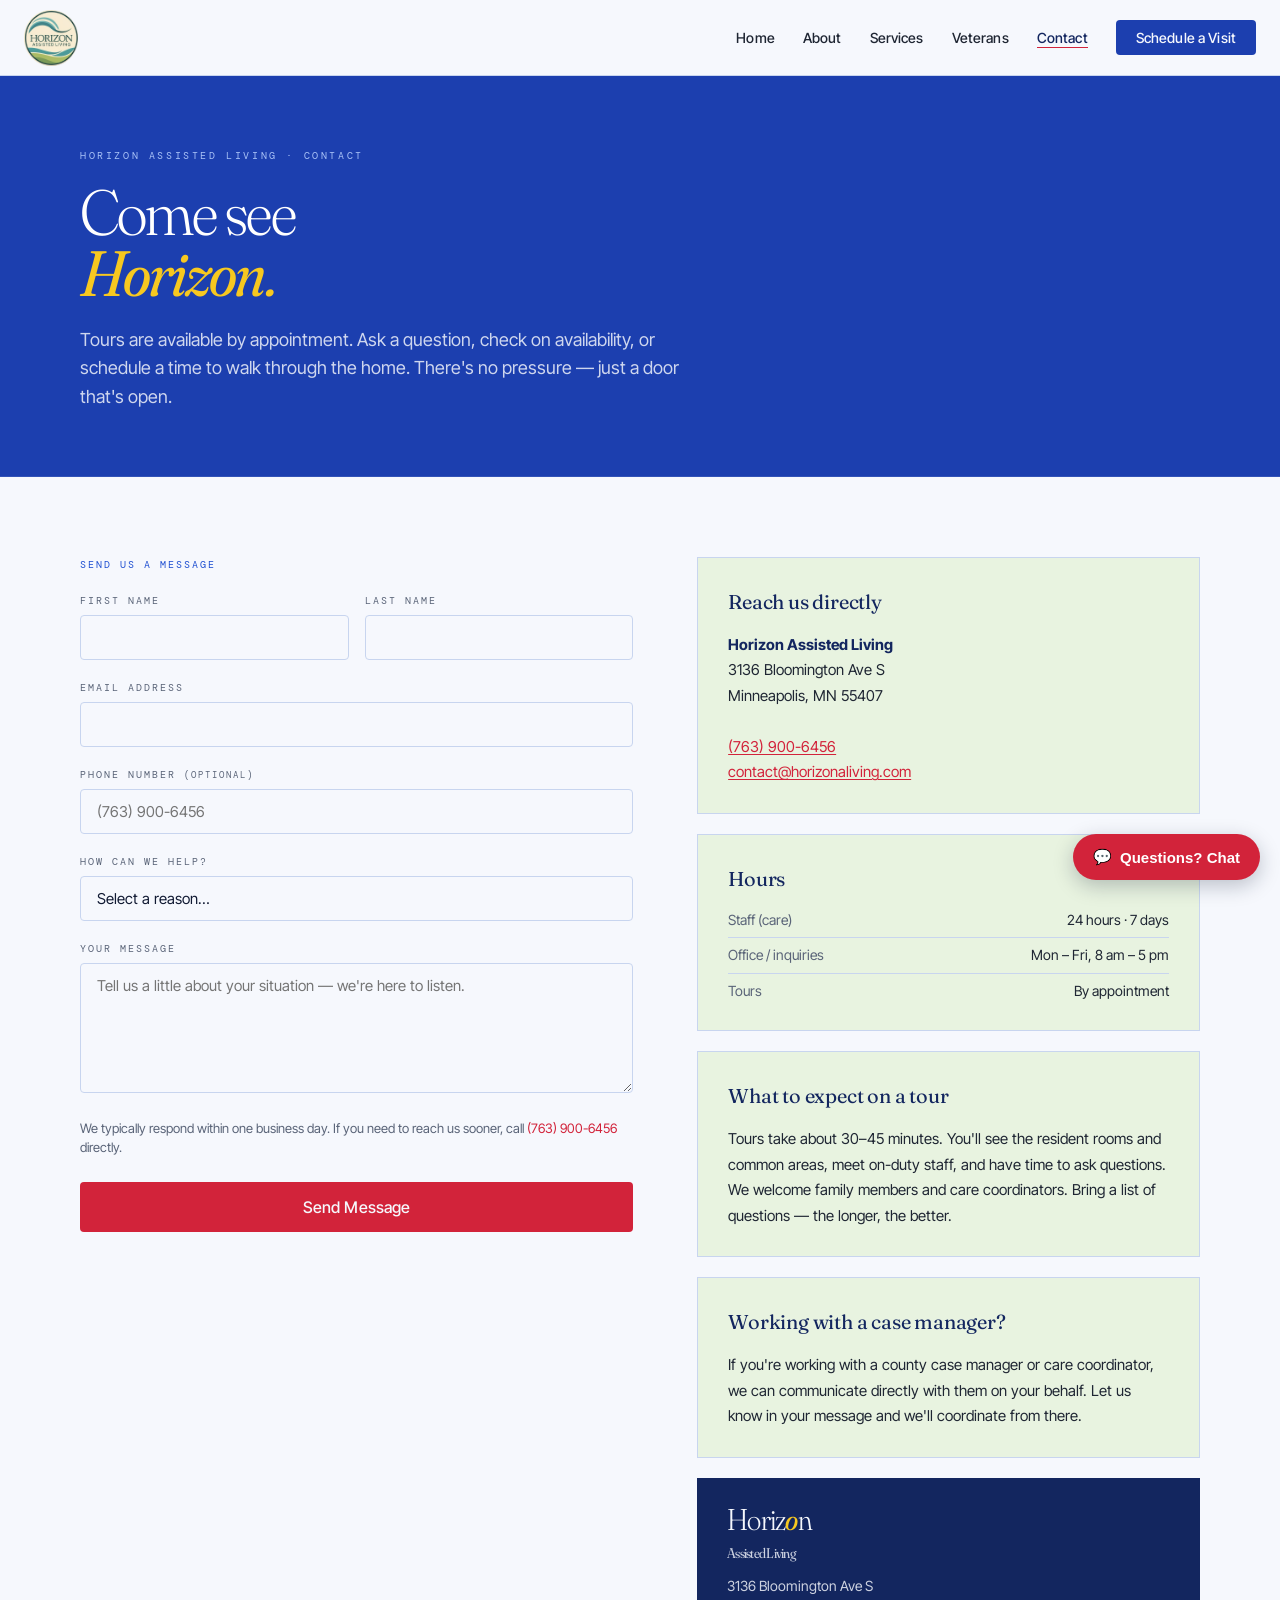
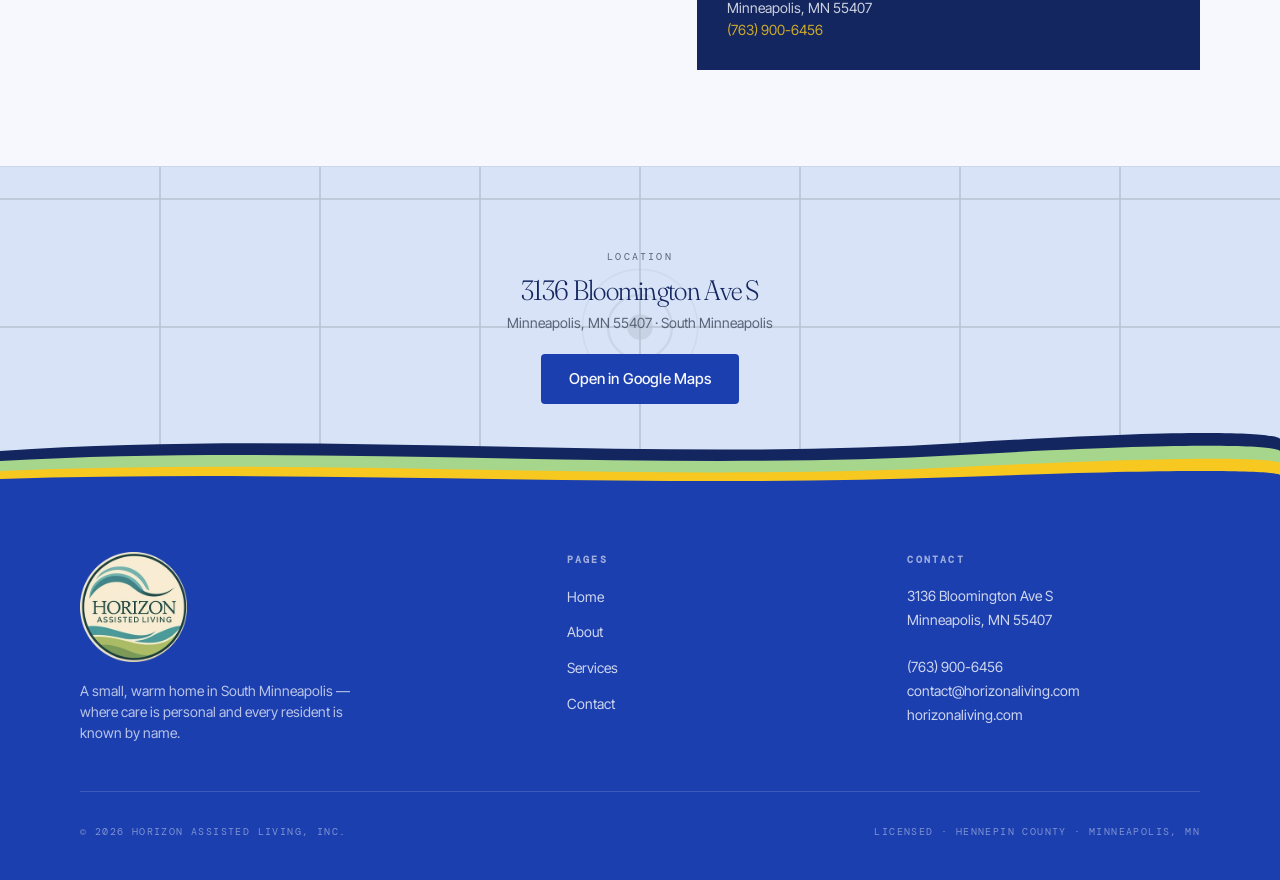
<file: contact.html>
<!doctype html>
<html lang="en">
<head>
  <meta charset="utf-8" />
  <meta name="viewport" content="width=device-width, initial-scale=1" />

  <!-- Primary Meta Tags -->
  <title>Contact & Tour | Horizon Assisted Living Minneapolis</title>
  <meta name="description" content="Contact Horizon Assisted Living at 3136 Bloomington Ave S, Minneapolis. Call (763) 900-6456 or email contact@horizonaliving.com to schedule a tour or make a referral." />
  <meta name="keywords" content="contact assisted living Minneapolis, schedule tour assisted living, Horizon Assisted Living phone, assisted living referral Minneapolis, case manager referral assisted living, Bloomington Ave Minneapolis" />
  <meta name="author" content="Horizon Assisted Living" />
  <meta name="robots" content="index, follow, max-image-preview:large" />
  <link rel="canonical" href="https://horizonaliving.com/contact.html" />

  <!-- Open Graph / Facebook -->
  <meta property="og:type" content="website" />
  <meta property="og:url" content="https://horizonaliving.com/contact.html" />
  <meta property="og:title" content="Contact Horizon Assisted Living — Minneapolis, MN" />
  <meta property="og:description" content="Schedule a tour, ask about services, or make a referral. Located at 3136 Bloomington Ave S, South Minneapolis." />
  <meta property="og:image" content="https://horizonaliving.com/og-image.jpg" />
  <meta property="og:image:width" content="1200" />
  <meta property="og:image:height" content="630" />
  <meta property="og:locale" content="en_US" />
  <meta property="og:site_name" content="Horizon Assisted Living" />

  <!-- Twitter -->
  <meta name="twitter:card" content="summary_large_image" />
  <meta name="twitter:title" content="Contact Horizon Assisted Living" />
  <meta name="twitter:description" content="Schedule a tour or ask about 24-hour customized living in South Minneapolis." />
  <meta name="twitter:image" content="https://horizonaliving.com/og-image.jpg" />

  <!-- Geo tags for local SEO -->
  <meta name="geo.region" content="US-MN" />
  <meta name="geo.placename" content="Minneapolis, Minnesota" />
  <meta name="geo.position" content="44.9778;-93.2650" />
  <meta name="ICBM" content="44.9778, -93.2650" />
  <meta name="theme-color" content="#1F3A2C" />

  <!-- Performance: preconnect to critical origins -->
  <link rel="preconnect" href="https://fonts.googleapis.com" />
  <link rel="preconnect" href="https://fonts.gstatic.com" crossorigin />
  <link rel="preconnect" href="https://images.unsplash.com" crossorigin />
  <link href="https://fonts.googleapis.com/css2?family=Fraunces:ital,opsz,wght@0,9..144,300;0,9..144,400;1,9..144,400&family=Inter+Tight:wght@300;400;500;600&family=DM+Mono:wght@400;500&display=swap" rel="stylesheet" />

  <link rel="stylesheet" href="css/styles.css" />
  <link rel="icon" href="data:image/svg+xml,<svg xmlns='http://www.w3.org/2000/svg' viewBox='0 0 32 32'><rect width='32' height='32' rx='6' fill='%231F3A2C'/><text x='50%25' y='50%25' dominant-baseline='central' text-anchor='middle' font-family='serif' font-size='14' font-weight='300' fill='%23F3EDE1' letter-spacing='-0.04em'>H<tspan font-style='italic' fill='%23C87A52'>A</tspan>L</text></svg>" />

  <!-- Schema.org — ContactPage + LocalBusiness -->
  <script type="application/ld+json">
  {
    "@context": "https://schema.org",
    "@type": "ContactPage",
    "name": "Contact Horizon Assisted Living",
    "url": "https://horizonaliving.com/contact.html",
    "mainEntity": {
      "@type": ["LocalBusiness", "MedicalBusiness"],
      "name": "Horizon Assisted Living",
      "telephone": "+1-763-900-6456",
      "email": "contact@horizonaliving.com",
      "address": {
        "@type": "PostalAddress",
        "streetAddress": "3136 Bloomington Ave S",
        "addressLocality": "Minneapolis",
        "addressRegion": "MN",
        "postalCode": "55407",
        "addressCountry": "US"
      },
      "geo": {
        "@type": "GeoCoordinates",
        "latitude": 44.9778,
        "longitude": -93.2650
      },
      "contactPoint": [
        {
          "@type": "ContactPoint",
          "telephone": "+1-763-900-6456",
          "contactType": "customer service",
          "email": "contact@horizonaliving.com",
          "areaServed": "US-MN",
          "availableLanguage": ["English"]
        },
        {
          "@type": "ContactPoint",
          "telephone": "+1-763-900-6456",
          "contactType": "emergency",
          "availableLanguage": ["English"],
          "hoursAvailable": "Mo-Su 00:00-23:59"
        }
      ]
    }
  }
  </script>

  <!-- Breadcrumbs -->
  <script type="application/ld+json">
  {
    "@context": "https://schema.org",
    "@type": "BreadcrumbList",
    "itemListElement": [
      { "@type": "ListItem", "position": 1, "name": "Home", "item": "https://horizonaliving.com/" },
      { "@type": "ListItem", "position": 2, "name": "Contact", "item": "https://horizonaliving.com/contact.html" }
    ]
  }
  </script>
</head>
<body class="page-body">

  <!-- ============ NAV ============ -->
  <nav class="nav">
    <div class="container">
      <a href="index.html" class="nav-logo" aria-label="Horizon Assisted Living — home">
        <img src="logo.png" alt="Horizon Assisted Living" class="nav-logo-img" width="253" height="260" />
      </a>
      <ul class="nav-links" id="nav-links">
        <li><a href="index.html">Home</a></li>
        <li><a href="about.html">About</a></li>
        <li><a href="services.html">Services</a></li>
        <li><a href="index.html#veterans">Veterans</a></li>
        <li><a href="contact.html" class="active">Contact</a></li>
        <li><a href="contact.html" class="nav-cta">Schedule a Visit</a></li>
      </ul>
      <button class="nav-toggle" id="nav-toggle" aria-label="Toggle menu" aria-expanded="false">
        <svg viewBox="0 0 24 24" fill="none" stroke="currentColor" stroke-width="2" stroke-linecap="round">
          <line x1="3" y1="6" x2="21" y2="6"/>
          <line x1="3" y1="12" x2="21" y2="12"/>
          <line x1="3" y1="18" x2="21" y2="18"/>
        </svg>
      </button>
    </div>
  </nav>

  <!-- ============ PAGE HERO ============ -->
  <section class="page-hero contact-hero">
    <div class="container">
      <div class="ph-eyebrow">Horizon Assisted Living · Contact</div>
      <h1>Come see<br/><em>Horizon.</em></h1>
      <p>Tours are available by appointment. Ask a question, check on availability, or schedule a time to walk through the home. There's no pressure — just a door that's open.</p>
    </div>
  </section>

  <!-- ============ CONTACT MAIN ============ -->
  <div class="contact-main">
    <div class="container">
      <div class="contact-grid">

        <!-- Form -->
        <div>
          <div class="section-label" style="margin-bottom:20px">
            <span class="num">Send us a message</span>
          </div>
          <form class="contact-form" id="contact-form" action="https://formspree.io/f/xdayjejw" method="POST" novalidate>
            <input type="hidden" name="_subject" value="New inquiry from horizonaliving.com" />
            <input type="text" name="_gotcha" style="display:none" tabindex="-1" autocomplete="off" />

            <div class="form-row">
              <div class="form-group">
                <label for="fname">First name</label>
                <input type="text" id="fname" name="fname" autocomplete="given-name" required />
                <span class="field-error" id="err-fname"></span>
              </div>
              <div class="form-group">
                <label for="lname">Last name</label>
                <input type="text" id="lname" name="lname" autocomplete="family-name" required />
                <span class="field-error" id="err-lname"></span>
              </div>
            </div>

            <div class="form-group">
              <label for="email">Email address</label>
              <input type="email" id="email" name="email" autocomplete="email" inputmode="email" required />
              <span class="field-error" id="err-email"></span>
            </div>

            <div class="form-group">
              <label for="phone">Phone number <span style="color:var(--mute);font-size:9px">(optional)</span></label>
              <input type="tel" id="phone" name="phone" autocomplete="tel" inputmode="tel" placeholder="(763) 900-6456" maxlength="14" />
              <span class="field-error" id="err-phone"></span>
            </div>

            <div class="form-group">
              <label for="reason">How can we help?</label>
              <select id="reason" name="reason" required>
                <option value="" disabled selected>Select a reason…</option>
                <option value="tour">Schedule a tour</option>
                <option value="availability">Check availability</option>
                <option value="referral">Referral (case manager / care coordinator)</option>
                <option value="waivers">Question about waivers / payment</option>
                <option value="services">Question about services</option>
                <option value="other">Something else</option>
              </select>
              <span class="field-error" id="err-reason"></span>
            </div>

            <div class="form-group">
              <label for="message">Your message</label>
              <textarea id="message" name="message" placeholder="Tell us a little about your situation — we're here to listen." required></textarea>
              <span class="field-error" id="err-message"></span>
            </div>

            <p class="form-note">We typically respond within one business day. If you need to reach us sooner, call <a href="tel:7639006456" style="color:var(--terracotta)">(763) 900-6456</a> directly.</p>

            <button type="submit" class="btn btn-primary" style="width:100%;font-size:16px;padding:15px">Send Message</button>

            <div class="success-msg" id="success-msg" role="status">
              <strong style="display:block;margin-bottom:4px">Message received.</strong>
              Thank you — we'll be in touch within one business day. If you need to reach us sooner, call (763) 900-6456.
            </div>
          </form>
        </div>

        <!-- Aside -->
        <div class="contact-aside">

          <div class="contact-block">
            <h3>Reach us directly</h3>
            <address>
              <strong style="color:var(--forest)">Horizon Assisted Living</strong><br/>
              3136 Bloomington Ave S<br/>
              Minneapolis, MN 55407<br/>
              <br/>
              <a href="tel:7639006456">(763) 900-6456</a><br/>
              <a href="mailto:contact@horizonaliving.com">contact@horizonaliving.com</a>
            </address>
          </div>

          <div class="contact-block">
            <h3>Hours</h3>
            <div class="hours-grid">
              <div class="hours-row">
                <span class="day">Staff (care)</span>
                <span>24 hours · 7 days</span>
              </div>
              <div class="hours-row">
                <span class="day">Office / inquiries</span>
                <span>Mon – Fri, 8 am – 5 pm</span>
              </div>
              <div class="hours-row">
                <span class="day">Tours</span>
                <span>By appointment</span>
              </div>
            </div>
          </div>

          <div class="contact-block">
            <h3>What to expect on a tour</h3>
            <p>Tours take about 30–45 minutes. You'll see the resident rooms and common areas, meet on-duty staff, and have time to ask questions. We welcome family members and care coordinators. Bring a list of questions — the longer, the better.</p>
          </div>

          <div class="contact-block">
            <h3>Working with a case manager?</h3>
            <p>If you're working with a county case manager or care coordinator, we can communicate directly with them on your behalf. Let us know in your message and we'll coordinate from there.</p>
          </div>

          <div style="background:var(--forest);color:var(--bone);padding:28px 30px;">
            <div style="font-family:var(--font-display);font-weight:300;font-variation-settings:var(--display-opsz);font-size:30px;letter-spacing:-0.025em;line-height:0.95;margin-bottom:12px">
              Horiz<em style="font-style:italic;font-weight:400;color:var(--clay)">o</em>n<br/>
              <span style="font-weight:400;font-size:14px;opacity:.82">Assisted Living</span>
            </div>
            <div style="font-size:14px;opacity:.82;line-height:1.6">
              3136 Bloomington Ave S<br/>
              Minneapolis, MN 55407<br/>
              <a href="tel:7639006456" style="color:var(--clay)">(763) 900-6456</a>
            </div>
          </div>

        </div>
      </div>
    </div>
  </div>

  <!-- ============ MAP PLACEHOLDER ============ -->
  <div style="background:var(--cream);border-top:1px solid var(--line);border-bottom:1px solid var(--line);padding:0">
    <div style="height:320px;background:var(--sand);display:flex;align-items:center;justify-content:center;position:relative;overflow:hidden">
      <div style="text-align:center;z-index:2">
        <div style="font-family:var(--font-mono);font-size:10px;letter-spacing:.22em;text-transform:uppercase;color:var(--mute);margin-bottom:10px">Location</div>
        <div style="font-family:var(--font-display);font-weight:300;font-variation-settings:var(--display-opsz);font-size:28px;letter-spacing:-0.025em;color:var(--forest);line-height:1.1">3136 Bloomington Ave S</div>
        <div style="font-size:14px;color:var(--mute);margin-top:6px">Minneapolis, MN 55407 · South Minneapolis</div>
        <a href="https://maps.google.com/?q=3136+Bloomington+Ave+S+Minneapolis+MN+55407" target="_blank" rel="noopener" class="btn btn-forest" style="margin-top:20px;display:inline-block">Open in Google Maps</a>
      </div>
      <!-- decorative grid lines -->
      <svg style="position:absolute;inset:0;width:100%;height:100%;opacity:.18" viewBox="0 0 800 320" preserveAspectRatio="xMidYMid slice">
        <line x1="0" y1="80" x2="800" y2="80" stroke="#1f3a2c" stroke-width="1"/>
        <line x1="0" y1="160" x2="800" y2="160" stroke="#1f3a2c" stroke-width="1"/>
        <line x1="0" y1="240" x2="800" y2="240" stroke="#1f3a2c" stroke-width="1"/>
        <line x1="100" y1="0" x2="100" y2="320" stroke="#1f3a2c" stroke-width="1"/>
        <line x1="200" y1="0" x2="200" y2="320" stroke="#1f3a2c" stroke-width="1"/>
        <line x1="300" y1="0" x2="300" y2="320" stroke="#1f3a2c" stroke-width="1"/>
        <line x1="400" y1="0" x2="400" y2="320" stroke="#1f3a2c" stroke-width="1"/>
        <line x1="500" y1="0" x2="500" y2="320" stroke="#1f3a2c" stroke-width="1"/>
        <line x1="600" y1="0" x2="600" y2="320" stroke="#1f3a2c" stroke-width="1"/>
        <line x1="700" y1="0" x2="700" y2="320" stroke="#1f3a2c" stroke-width="1"/>
        <circle cx="400" cy="160" r="8" fill="#1f3a2c" opacity="0.5"/>
        <circle cx="400" cy="160" r="20" fill="none" stroke="#1f3a2c" stroke-width="1.5" opacity="0.4"/>
        <circle cx="400" cy="160" r="36" fill="none" stroke="#1f3a2c" stroke-width="1" opacity="0.25"/>
      </svg>
    </div>
  </div>

  <!-- ============ FOOTER ============ -->
  <footer class="site-footer">
    <div class="container">
      <div class="footer-grid">
        <div class="footer-logo">
          <img src="logo.png" alt="Horizon Assisted Living" class="footer-logo-img" width="253" height="260" />
          <p class="tagline">A small, warm home in South Minneapolis — where care is personal and every resident is known by name.</p>
        </div>
        <div class="footer-col">
          <h4>Pages</h4>
          <ul>
            <li><a href="index.html">Home</a></li>
            <li><a href="about.html">About</a></li>
            <li><a href="services.html">Services</a></li>
            <li><a href="contact.html">Contact</a></li>
          </ul>
        </div>
        <div class="footer-col">
          <h4>Contact</h4>
          <address>
            3136 Bloomington Ave S<br/>
            Minneapolis, MN 55407<br/>
            <br/>
            <a href="tel:7639006456">(763) 900-6456</a><br/>
            <a href="mailto:contact@horizonaliving.com">contact@horizonaliving.com</a><br/>
            <a href="https://horizonaliving.com">horizonaliving.com</a>
          </address>
        </div>
      </div>
      <div class="footer-bottom">
        <span>© 2026 Horizon Assisted Living, Inc.</span>
        <span>Licensed · Hennepin County · Minneapolis, MN</span>
      </div>
    </div>
  </footer>

  <script src="js/main.js"></script>
</body>
</html>
</file>
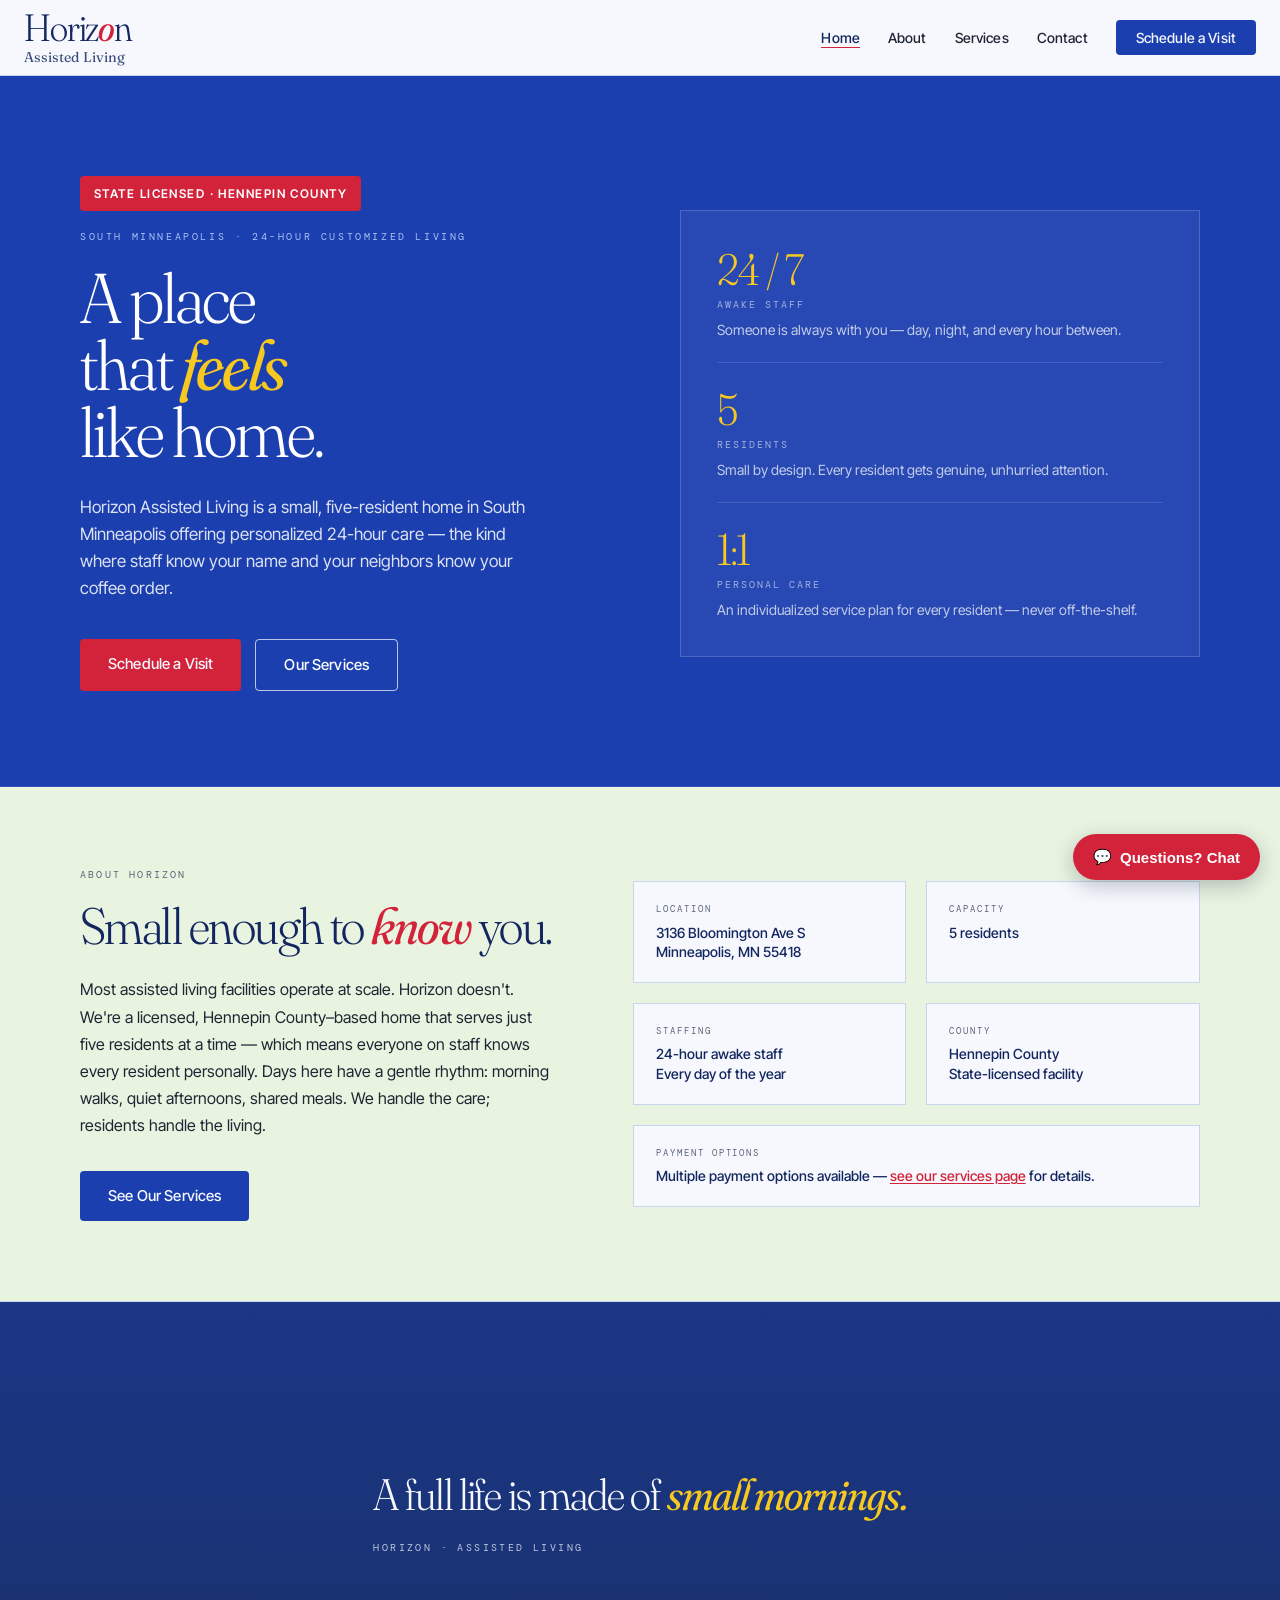
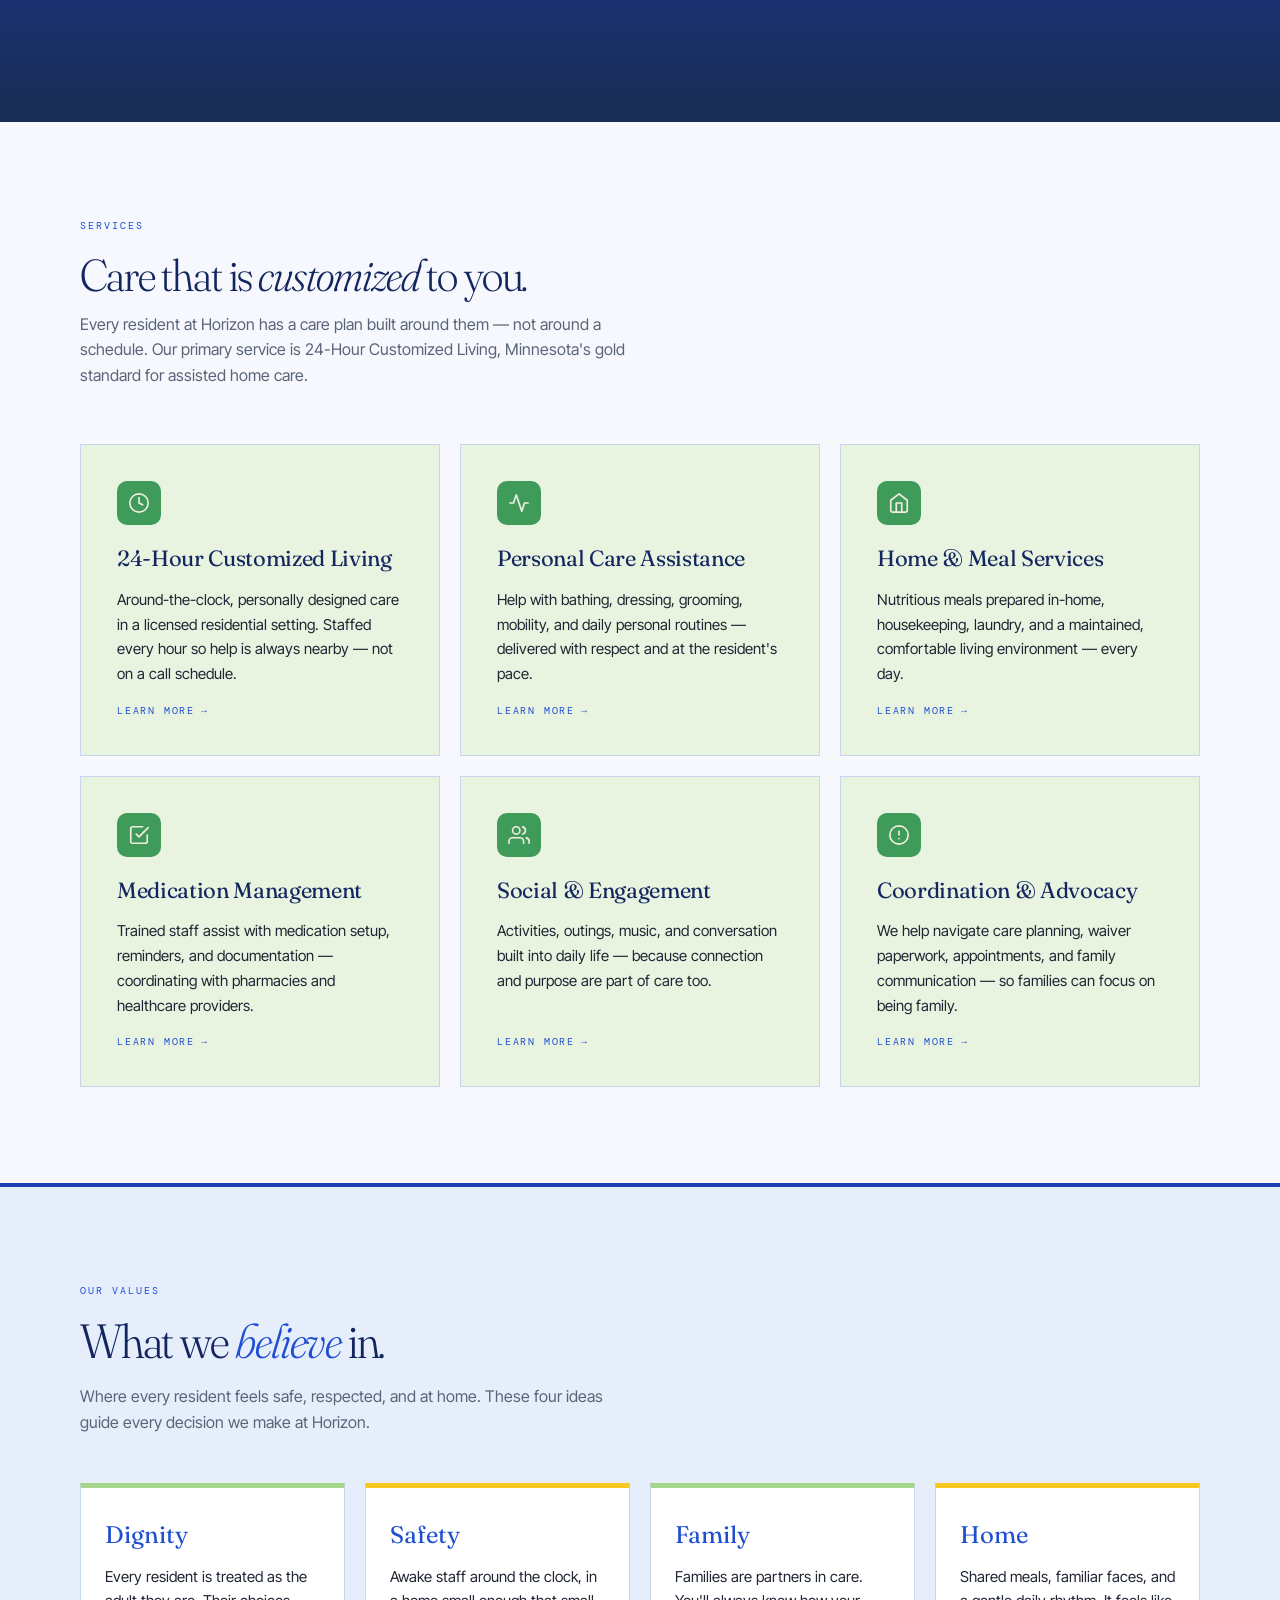
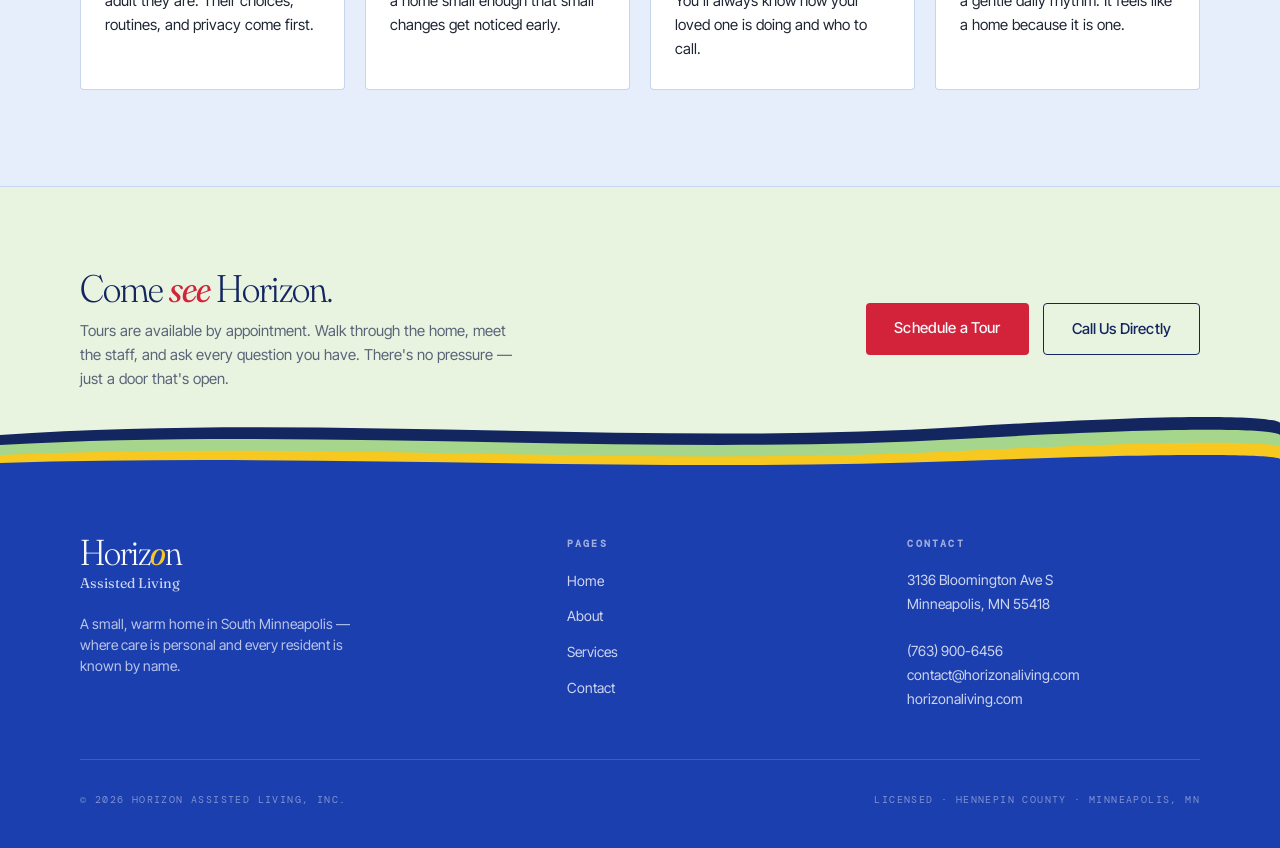
<file: index..html>
<!doctype html>
<html lang="en">
<head>
  <meta charset="utf-8" />
  <meta name="viewport" content="width=device-width, initial-scale=1" />

  <!-- Primary Meta Tags -->
  <title>Horizon Assisted Living | 24-Hour Care · South Minneapolis</title>
  <meta name="description" content="Small assisted living home in South Minneapolis offering 24-hour customized care for 5 residents. Licensed, accepting CADI, EW, BI waivers and private pay. Schedule a tour today." />
  <meta name="keywords" content="assisted living Minneapolis, assisted living South Minneapolis, 24 hour customized living, CADI waiver assisted living, Elderly Waiver Minneapolis, Brain Injury waiver assisted living, small assisted living home, Hennepin County assisted living, senior care Minneapolis" />
  <meta name="author" content="Horizon Assisted Living" />
  <meta name="robots" content="index, follow, max-image-preview:large" />
  <link rel="canonical" href="https://horizonaliving.com/" />

  <!-- Open Graph / Facebook -->
  <meta property="og:type" content="website" />
  <meta property="og:url" content="https://horizonaliving.com/" />
  <meta property="og:title" content="Horizon Assisted Living — A Place Called Home in South Minneapolis" />
  <meta property="og:description" content="A small, licensed assisted living home in South Minneapolis. 24-hour customized living for 5 residents with personalized care. CADI, EW, BI waivers accepted." />
  <meta property="og:image" content="https://horizonaliving.com/og-image.jpg" />
  <meta property="og:image:width" content="1200" />
  <meta property="og:image:height" content="630" />
  <meta property="og:locale" content="en_US" />
  <meta property="og:site_name" content="Horizon Assisted Living" />

  <!-- Twitter -->
  <meta name="twitter:card" content="summary_large_image" />
  <meta name="twitter:url" content="https://horizonaliving.com/" />
  <meta name="twitter:title" content="Horizon Assisted Living — A Place Called Home" />
  <meta name="twitter:description" content="Small, licensed assisted living home in South Minneapolis. 24-hour customized care for 5 residents." />
  <meta name="twitter:image" content="https://horizonaliving.com/og-image.jpg" />

  <!-- Geo tags for local SEO -->
  <meta name="geo.region" content="US-MN" />
  <meta name="geo.placename" content="Minneapolis, Minnesota" />
  <meta name="geo.position" content="44.9778;-93.2650" />
  <meta name="ICBM" content="44.9778, -93.2650" />

  <!-- Theme color -->
  <meta name="theme-color" content="#1F3A2C" />

  <!-- Performance: preconnect to critical origins -->
  <link rel="preconnect" href="https://fonts.googleapis.com" />
  <link rel="preconnect" href="https://fonts.gstatic.com" crossorigin />
  <link rel="preconnect" href="https://images.unsplash.com" crossorigin />
  <link href="https://fonts.googleapis.com/css2?family=Fraunces:ital,opsz,wght@0,9..144,300;0,9..144,400;1,9..144,400&family=Inter+Tight:wght@300;400;500;600&family=DM+Mono:wght@400;500&display=swap" rel="stylesheet" />

  <link rel="stylesheet" href="css/styles.css" />
  <link rel="icon" href="data:image/svg+xml,<svg xmlns='http://www.w3.org/2000/svg' viewBox='0 0 32 32'><rect width='32' height='32' rx='6' fill='%231F3A2C'/><text x='50%25' y='50%25' dominant-baseline='central' text-anchor='middle' font-family='serif' font-size='14' font-weight='300' fill='%23F3EDE1' letter-spacing='-0.04em'>H<tspan font-style='italic' fill='%23C87A52'>A</tspan>L</text></svg>" />

  <!-- Schema.org Structured Data — LocalBusiness / AssistedLiving -->
  <script type="application/ld+json">
  {
    "@context": "https://schema.org",
    "@type": ["LocalBusiness", "MedicalBusiness"],
    "@id": "https://horizonaliving.com/#business",
    "name": "Horizon Assisted Living",
    "alternateName": "Horizon Assisted Living Inc.",
    "description": "A small, licensed assisted living home in South Minneapolis, Minnesota, offering 24-hour customized living services. Serving 5 residents with personalized, around-the-clock care. Accepting CADI, Elderly Waiver (EW), Brain Injury Waiver (BI), long-term care insurance, and private pay.",
    "url": "https://horizonaliving.com/",
    "telephone": "+1-763-900-6456",
    "email": "contact@horizonaliving.com",
    "priceRange": "$$",
    "image": "https://horizonaliving.com/og-image.jpg",
    "logo": "https://horizonaliving.com/logo.png",
    "address": {
      "@type": "PostalAddress",
      "streetAddress": "3136 Bloomington Ave S",
      "addressLocality": "Minneapolis",
      "addressRegion": "MN",
      "postalCode": "55418",
      "addressCountry": "US"
    },
    "geo": {
      "@type": "GeoCoordinates",
      "latitude": 44.9778,
      "longitude": -93.2650
    },
    "areaServed": [
      { "@type": "City", "name": "Minneapolis" },
      { "@type": "AdministrativeArea", "name": "Hennepin County" },
      { "@type": "State", "name": "Minnesota" }
    ],
    "openingHoursSpecification": [
      {
        "@type": "OpeningHoursSpecification",
        "dayOfWeek": ["Monday","Tuesday","Wednesday","Thursday","Friday","Saturday","Sunday"],
        "opens": "00:00",
        "closes": "23:59",
        "description": "24-hour staffing. Office inquiries Monday–Friday 8 AM – 5 PM."
      }
    ],
    "makesOffer": [
      {
        "@type": "Offer",
        "itemOffered": {
          "@type": "Service",
          "name": "24-Hour Customized Living",
          "description": "Around-the-clock, individualized assisted living care in a small licensed residential setting. Includes personal care, medication management, meals, housekeeping, and health monitoring."
        }
      }
    ],
    "paymentAccepted": "CADI Waiver, Elderly Waiver, Brain Injury Waiver, Long-Term Care Insurance, Private Pay",
    "sameAs": [
      "https://horizonaliving.com/"
    ]
  }
  </script>

  <!-- Breadcrumbs Schema -->
  <script type="application/ld+json">
  {
    "@context": "https://schema.org",
    "@type": "BreadcrumbList",
    "itemListElement": [
      {
        "@type": "ListItem",
        "position": 1,
        "name": "Home",
        "item": "https://horizonaliving.com/"
      }
    ]
  }
  </script>
  <!-- Google tag (gtag.js) -->
<script async src="https://www.googletagmanager.com/gtag/js?id=G-BR0PH3QB6Q">
</script>
<script>
  window.dataLayer = window.dataLayer || [];
  function gtag(){dataLayer.push(arguments);}
  gtag('js', new Date());

  gtag('config', 'G-BR0PH3QB6Q');
</script>
</head>
<body class="page-body">

  <!-- ============ NAV ============ -->
  <nav class="nav">
    <div class="container">
      <a href="index.html" class="nav-logo" aria-label="Horizon Assisted Living — home">
        <div class="word">Horiz<em>o</em>n</div>
        <div class="sub">Assisted Living</div>
      </a>
      <ul class="nav-links" id="nav-links">
        <li><a href="index.html" class="active">Home</a></li>
        <li><a href="about.html">About</a></li>
        <li><a href="services.html">Services</a></li>
        <li><a href="contact.html">Contact</a></li>
        <li><a href="contact.html" class="nav-cta">Schedule a Visit</a></li>
      </ul>
      <button class="nav-toggle" id="nav-toggle" aria-label="Toggle menu" aria-expanded="false">
        <svg viewBox="0 0 24 24" fill="none" stroke="currentColor" stroke-width="2" stroke-linecap="round">
          <line x1="3" y1="6" x2="21" y2="6"/>
          <line x1="3" y1="12" x2="21" y2="12"/>
          <line x1="3" y1="18" x2="21" y2="18"/>
        </svg>
      </button>
    </div>
  </nav>

  <!-- ============ HERO ============ -->
  <section class="hero">
    <div class="container">
      <div class="hero-inner">
        <div>
          <div class="hero-badge">State Licensed · Hennepin County</div>
          <div class="hero-eyebrow">South Minneapolis · 24-Hour Customized Living</div>
          <h1>A place<br/>that <em>feels</em><br/>like home.</h1>
          <p class="hero-body">Horizon Assisted Living is a small, five-resident home in South Minneapolis offering personalized 24-hour care — the kind where staff know your name and your neighbors know your coffee order.</p>
          <div class="hero-actions">
            <a href="contact.html" class="btn btn-primary">Schedule a Visit</a>
            <a href="services.html" class="btn btn-outline" style="border-color:rgba(243,237,225,0.4);color:var(--bone)">Our Services</a>
          </div>
        </div>
        <div class="hero-card">
          <div class="hero-stat">
            <div class="number">24 / 7</div>
            <div class="label">Awake Staff</div>
            <div class="desc">Someone is always with you — day, night, and every hour between.</div>
          </div>
          <div class="hero-stat">
            <div class="number">5</div>
            <div class="label">Residents</div>
            <div class="desc">Small by design. Every resident gets genuine, unhurried attention.</div>
          </div>
          <div class="hero-stat">
            <div class="number">1:1</div>
            <div class="label">Personal Care</div>
            <div class="desc">An individualized service plan for every resident — never off-the-shelf.</div>
          </div>
        </div>
      </div>
    </div>
  </section>

  <!-- ============ ABOUT STRIP ============ -->
  <section class="about-strip">
    <div class="container">
      <div class="about-grid">
        <div>
          <div class="eyebrow" style="margin-bottom:16px">About Horizon</div>
          <h2 class="about-heading">Small enough to <em>know</em> you.</h2>
          <p class="about-body">Most assisted living facilities operate at scale. Horizon doesn't. We're a licensed, Hennepin County–based home that serves just five residents at a time — which means everyone on staff knows every resident personally. Days here have a gentle rhythm: morning walks, quiet afternoons, shared meals. We handle the care; residents handle the living.</p>
          <a href="services.html" class="btn btn-forest">See Our Services</a>
        </div>
        <div class="about-details">
          <div class="detail-block">
            <div class="d-label">Location</div>
            <div class="d-val">3136 Bloomington Ave S<br/>Minneapolis, MN 55418</div>
          </div>
          <div class="detail-block">
            <div class="d-label">Capacity</div>
            <div class="d-val">5 residents</div>
          </div>
          <div class="detail-block">
            <div class="d-label">Staffing</div>
            <div class="d-val">24-hour awake staff<br/>Every day of the year</div>
          </div>
          <div class="detail-block">
            <div class="d-label">County</div>
            <div class="d-val">Hennepin County<br/>State-licensed facility</div>
          </div>
          <div class="detail-block" style="grid-column:span 2">
            <div class="d-label">Payment Options</div>
            <div class="d-val">Multiple payment options available — <a href="services.html#waivers" style="color:var(--terracotta);text-decoration:underline;text-underline-offset:2px">see our services page</a> for details.</div>
          </div>
        </div>
      </div>
    </div>
  </section>

  <!-- ============ FEATURE PHOTO ============ -->
  <section class="photo-feature" aria-label="Horizon's approach to care">
    <div class="container">
      <p class="feature-quote">A full life is made of <em>small mornings.</em></p>
      <p class="feature-attr">Horizon · Assisted Living</p>
    </div>
  </section>

  <!-- ============ SERVICES ============ -->
  <section class="services-section">
    <div class="container">
      <div class="section-label">
        <span class="num">Services</span>
      </div>
      <h2 class="section-title">Care that is <em>customized</em> to you.</h2>
      <p class="section-sub">Every resident at Horizon has a care plan built around them — not around a schedule. Our primary service is 24-Hour Customized Living, Minnesota's gold standard for assisted home care.</p>
      <div class="services-grid">

        <div class="service-card">
          <div class="sc-icon">
            <svg viewBox="0 0 24 24" fill="none" stroke="#F3EDE1" stroke-width="1.8" stroke-linecap="round" stroke-linejoin="round">
              <circle cx="12" cy="12" r="10"/>
              <polyline points="12 6 12 12 16 14"/>
            </svg>
          </div>
          <h3>24-Hour Customized Living</h3>
          <p>Around-the-clock, personally designed care in a licensed residential setting. Staffed every hour so help is always nearby — not on a call schedule.</p>
          <a href="services.html" class="sc-link">Learn more <span>→</span></a>
        </div>

        <div class="service-card">
          <div class="sc-icon">
            <svg viewBox="0 0 24 24" fill="none" stroke="#F3EDE1" stroke-width="1.8" stroke-linecap="round" stroke-linejoin="round">
              <path d="M22 12h-4l-3 9L9 3l-3 9H2"/>
            </svg>
          </div>
          <h3>Personal Care Assistance</h3>
          <p>Help with bathing, dressing, grooming, mobility, and daily personal routines — delivered with respect and at the resident's pace.</p>
          <a href="services.html" class="sc-link">Learn more <span>→</span></a>
        </div>

        <div class="service-card">
          <div class="sc-icon">
            <svg viewBox="0 0 24 24" fill="none" stroke="#F3EDE1" stroke-width="1.8" stroke-linecap="round" stroke-linejoin="round">
              <path d="M3 9l9-7 9 7v11a2 2 0 0 1-2 2H5a2 2 0 0 1-2-2z"/>
              <polyline points="9 22 9 12 15 12 15 22"/>
            </svg>
          </div>
          <h3>Home & Meal Services</h3>
          <p>Nutritious meals prepared in-home, housekeeping, laundry, and a maintained, comfortable living environment — every day.</p>
          <a href="services.html" class="sc-link">Learn more <span>→</span></a>
        </div>

        <div class="service-card">
          <div class="sc-icon">
            <svg viewBox="0 0 24 24" fill="none" stroke="#F3EDE1" stroke-width="1.8" stroke-linecap="round" stroke-linejoin="round">
              <path d="M9 11l3 3L22 4"/>
              <path d="M21 12v7a2 2 0 0 1-2 2H5a2 2 0 0 1-2-2V5a2 2 0 0 1 2-2h11"/>
            </svg>
          </div>
          <h3>Medication Management</h3>
          <p>Trained staff assist with medication setup, reminders, and documentation — coordinating with pharmacies and healthcare providers.</p>
          <a href="services.html" class="sc-link">Learn more <span>→</span></a>
        </div>

        <div class="service-card">
          <div class="sc-icon">
            <svg viewBox="0 0 24 24" fill="none" stroke="#F3EDE1" stroke-width="1.8" stroke-linecap="round" stroke-linejoin="round">
              <path d="M17 21v-2a4 4 0 0 0-4-4H5a4 4 0 0 0-4 4v2"/>
              <circle cx="9" cy="7" r="4"/>
              <path d="M23 21v-2a4 4 0 0 0-3-3.87"/>
              <path d="M16 3.13a4 4 0 0 1 0 7.75"/>
            </svg>
          </div>
          <h3>Social & Engagement</h3>
          <p>Activities, outings, music, and conversation built into daily life — because connection and purpose are part of care too.</p>
          <a href="services.html" class="sc-link">Learn more <span>→</span></a>
        </div>

        <div class="service-card">
          <div class="sc-icon">
            <svg viewBox="0 0 24 24" fill="none" stroke="#F3EDE1" stroke-width="1.8" stroke-linecap="round" stroke-linejoin="round">
              <circle cx="12" cy="12" r="10"/>
              <line x1="12" y1="8" x2="12" y2="12"/>
              <line x1="12" y1="16" x2="12.01" y2="16"/>
            </svg>
          </div>
          <h3>Coordination & Advocacy</h3>
          <p>We help navigate care planning, waiver paperwork, appointments, and family communication — so families can focus on being family.</p>
          <a href="services.html" class="sc-link">Learn more <span>→</span></a>
        </div>

      </div>
    </div>
  </section>

  <!-- ============ VALUES ============ -->
  <section class="values-section" id="values">
    <div class="container">
      <div class="section-label">
        <span class="num">Our Values</span>
      </div>
      <h2 class="section-title">What we <em>believe</em> in.</h2>
      <p class="section-sub">Where every resident feels safe, respected, and at home. These four ideas guide every decision we make at Horizon.</p>
      <div class="values-grid">
        <div class="value-card">
          <h3>Dignity</h3>
          <p>Every resident is treated as the adult they are. Their choices, routines, and privacy come first.</p>
        </div>
        <div class="value-card">
          <h3>Safety</h3>
          <p>Awake staff around the clock, in a home small enough that small changes get noticed early.</p>
        </div>
        <div class="value-card">
          <h3>Family</h3>
          <p>Families are partners in care. You'll always know how your loved one is doing and who to call.</p>
        </div>
        <div class="value-card">
          <h3>Home</h3>
          <p>Shared meals, familiar faces, and a gentle daily rhythm. It feels like a home because it is one.</p>
        </div>
      </div>
    </div>
  </section>

  <!-- ============ CTA ============ -->
  <section class="cta-band">
    <div class="container">
      <div class="cta-band-inner">
        <div>
          <h2>Come <em>see</em> Horizon.</h2>
          <p>Tours are available by appointment. Walk through the home, meet the staff, and ask every question you have. There's no pressure — just a door that's open.</p>
        </div>
        <div class="cta-band-actions">
          <a href="contact.html" class="btn btn-primary">Schedule a Tour</a>
          <a href="tel:7639006456" class="btn btn-outline">Call Us Directly</a>
        </div>
      </div>
    </div>
  </section>

  <!-- ============ FOOTER ============ -->
  <footer class="site-footer">
    <div class="container">
      <div class="footer-grid">
        <div class="footer-logo">
          <div class="word">Horiz<em>o</em>n</div>
          <div class="sub">Assisted Living</div>
          <p class="tagline">A small, warm home in South Minneapolis — where care is personal and every resident is known by name.</p>
        </div>
        <div class="footer-col">
          <h4>Pages</h4>
          <ul>
            <li><a href="index.html">Home</a></li>
            <li><a href="about.html">About</a></li>
            <li><a href="services.html">Services</a></li>
            <li><a href="contact.html">Contact</a></li>
          </ul>
        </div>
        <div class="footer-col">
          <h4>Contact</h4>
          <address>
            3136 Bloomington Ave S<br/>
            Minneapolis, MN 55418<br/>
            <br/>
            <a href="tel:7639006456">(763) 900-6456</a><br/>
            <a href="mailto:contact@horizonaliving.com">contact@horizonaliving.com</a><br/>
            <a href="https://horizonaliving.com">horizonaliving.com</a>
          </address>
        </div>
      </div>
      <div class="footer-bottom">
        <span>© 2026 Horizon Assisted Living, Inc.</span>
        <span>Licensed · Hennepin County · Minneapolis, MN</span>
      </div>
    </div>
  </footer>

  <script src="js/main.js"></script>
</body>
</html>
</file>
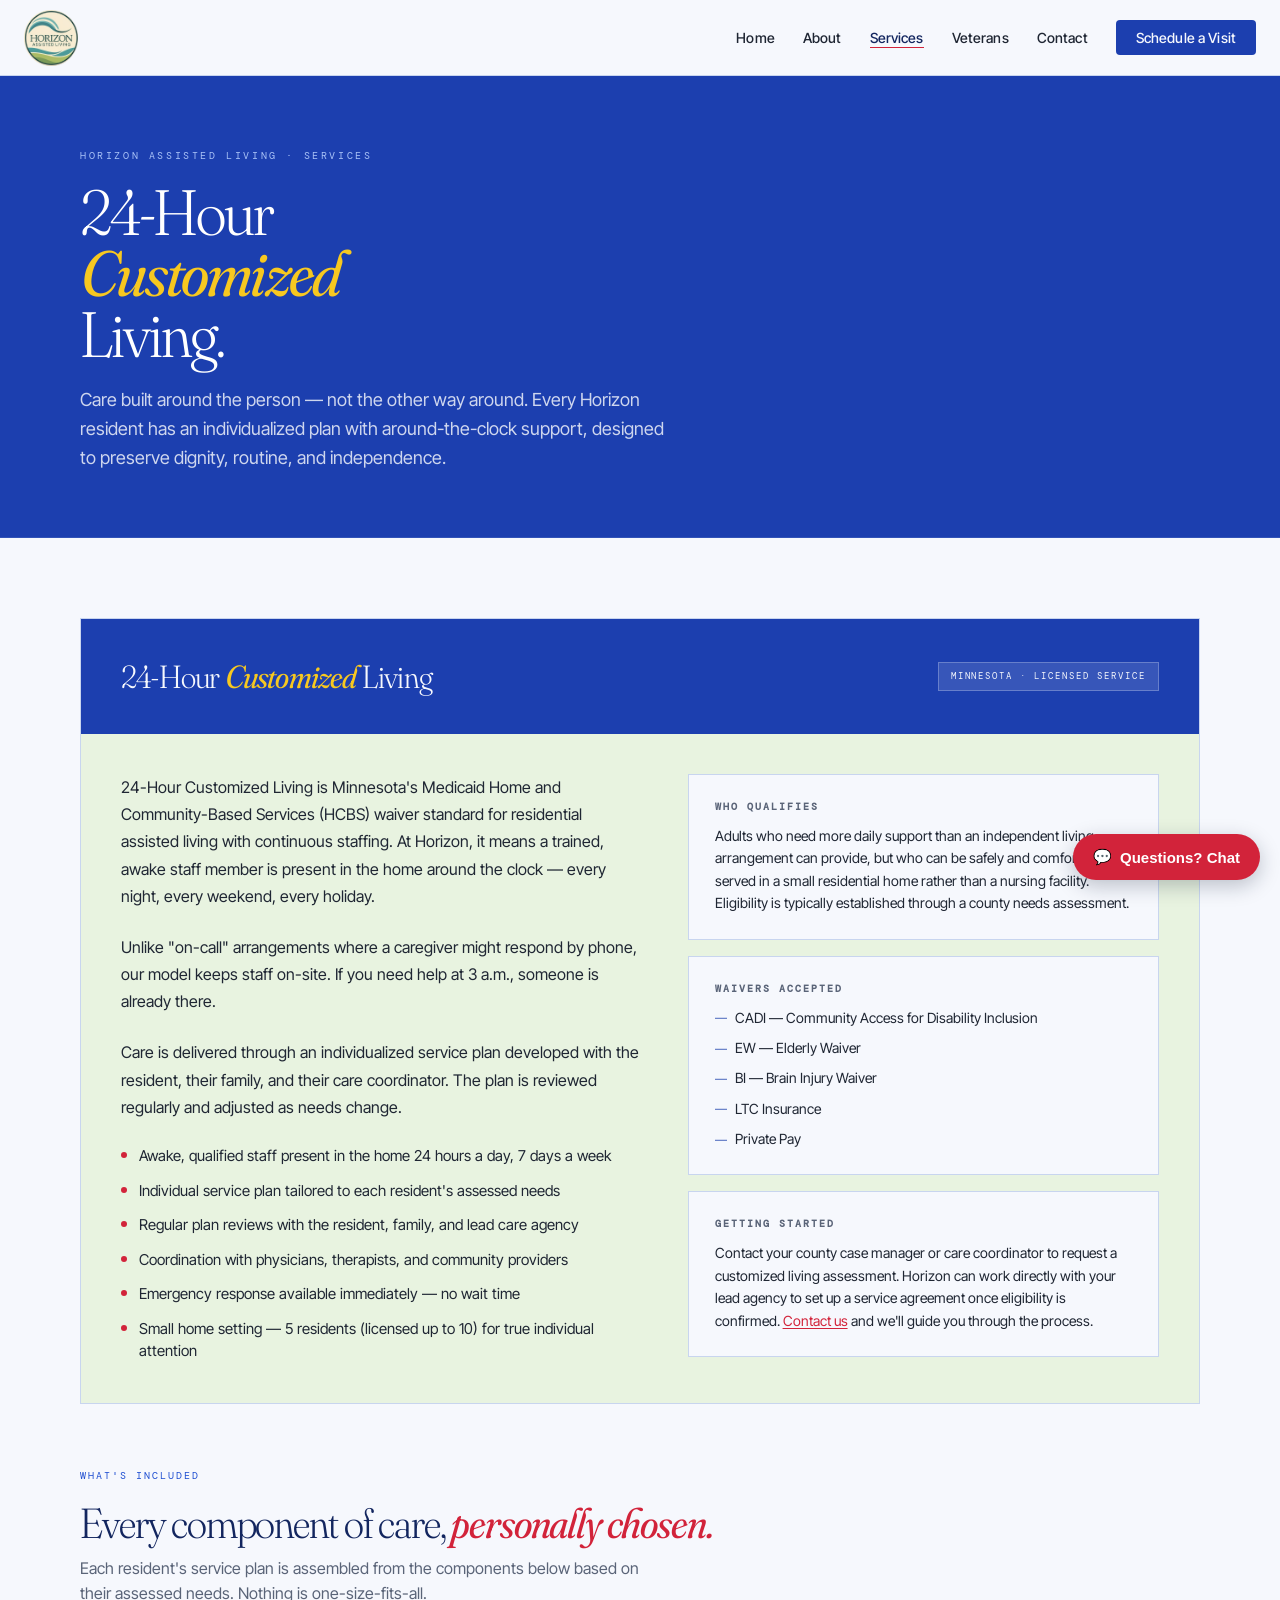
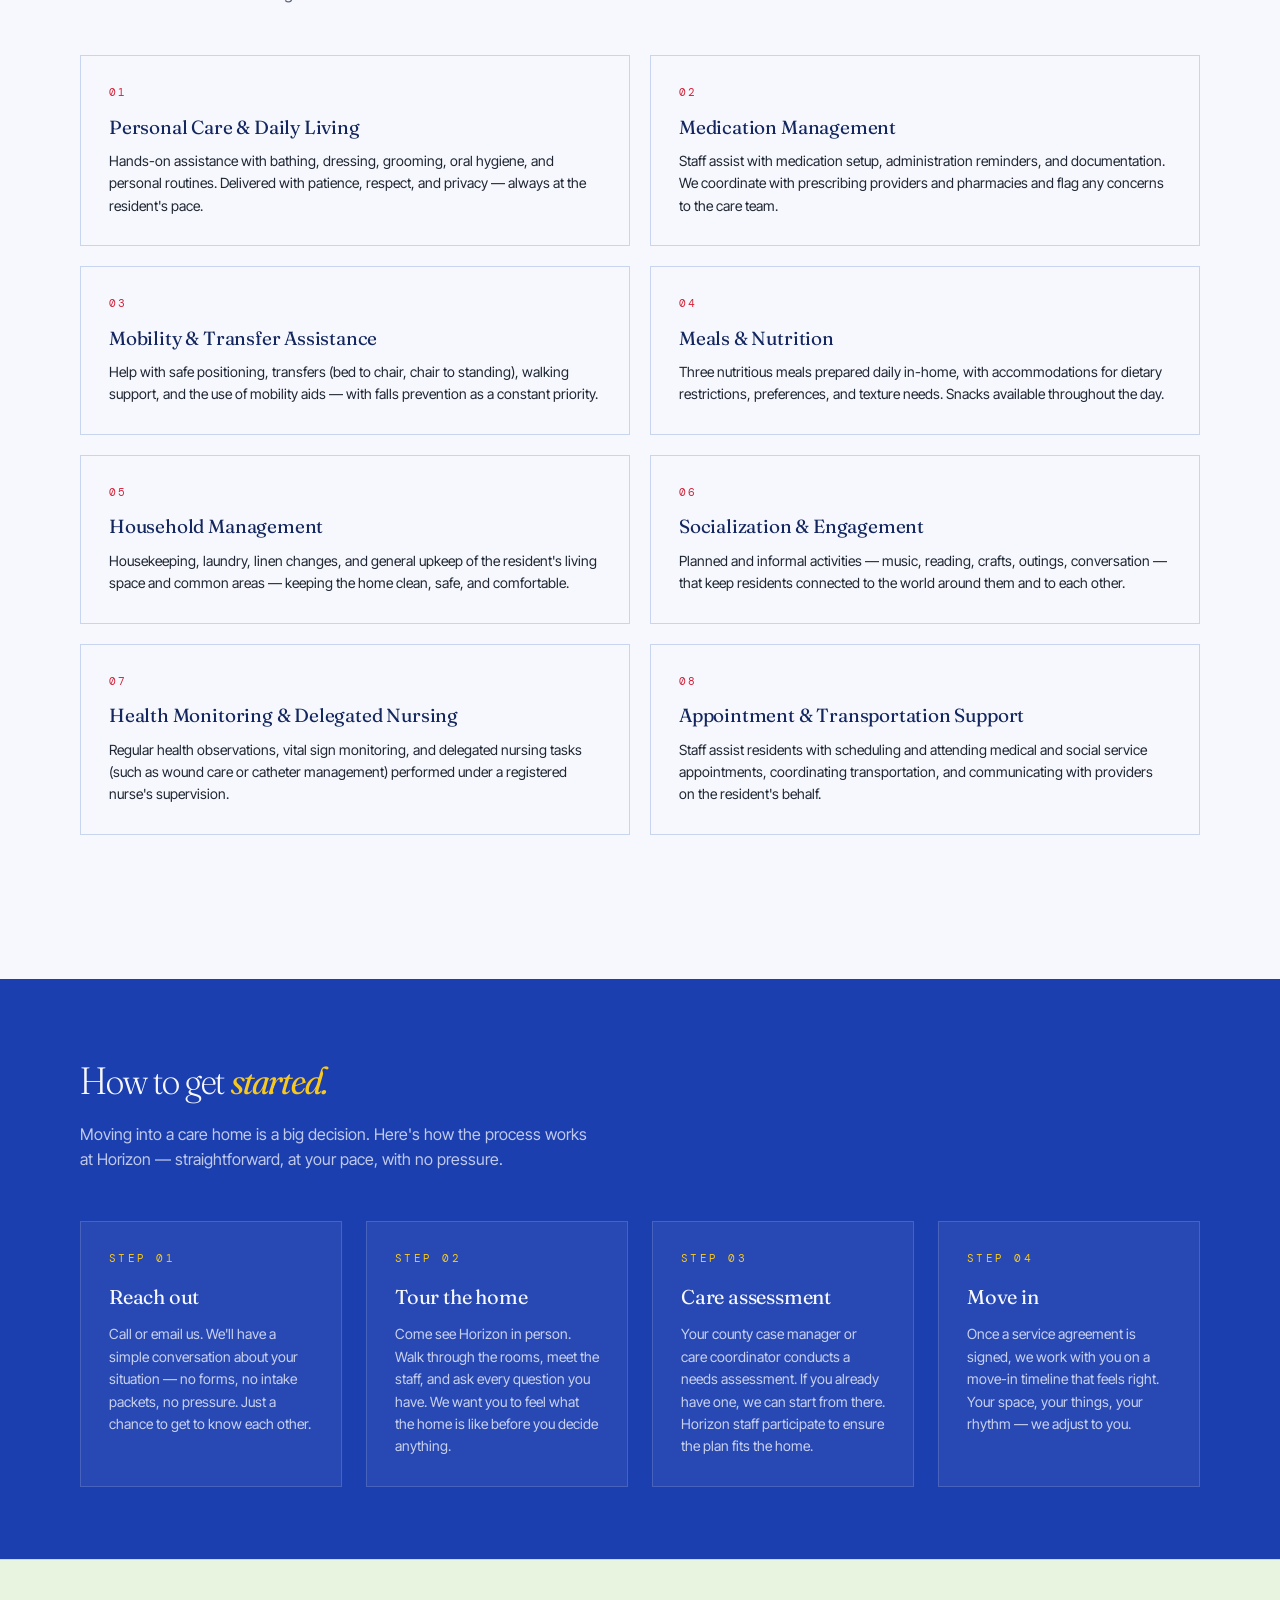
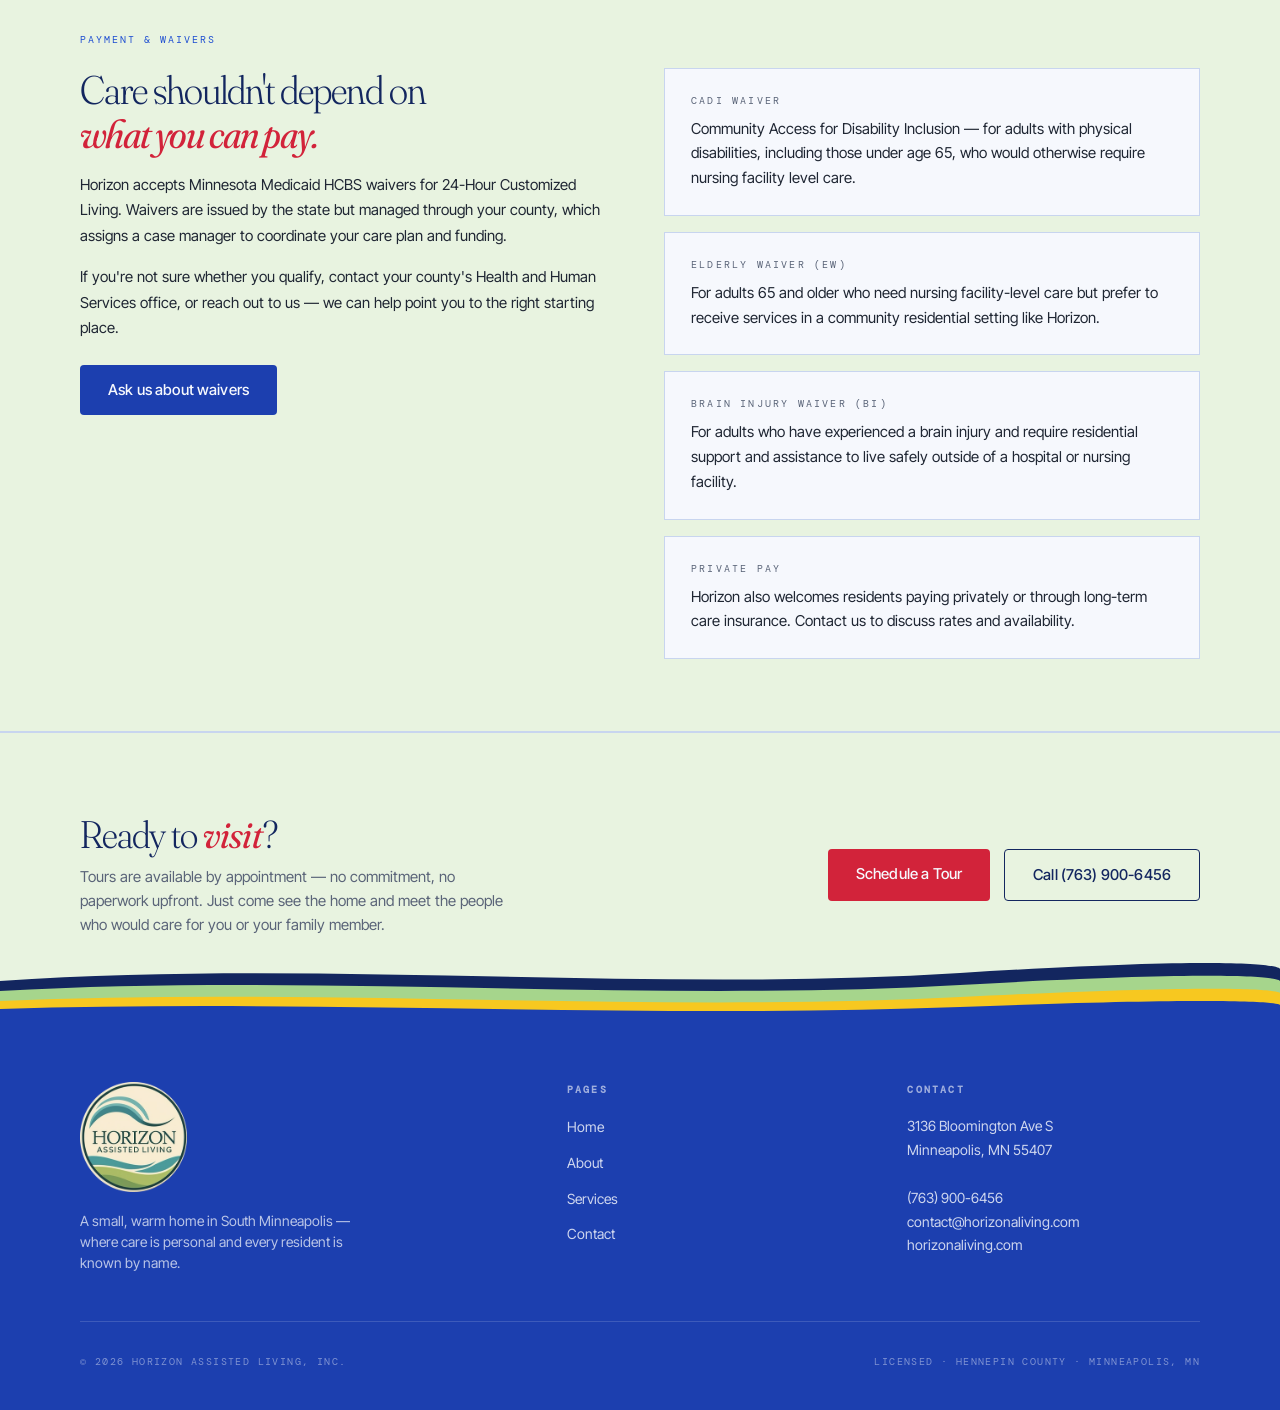
<file: services.html>
<!doctype html>
<html lang="en">
<head>
  <meta charset="utf-8" />
  <meta name="viewport" content="width=device-width, initial-scale=1" />

  <!-- Primary Meta Tags -->
  <title>24-Hour Customized Living | Horizon Assisted Living MN</title>
  <meta name="description" content="24-hour customized living in South Minneapolis: personalized care, medication management, meals, and around-the-clock awake staff. CADI, Elderly Waiver, and Brain Injury Waiver accepted." />
  <meta name="keywords" content="24 hour customized living Minnesota, CADI waiver assisted living, Elderly Waiver services Minneapolis, Brain Injury Waiver housing, personal care Minneapolis, medication management assisted living, HCBS waiver Minneapolis, Minnesota assisted living services" />
  <meta name="author" content="Horizon Assisted Living" />
  <meta name="robots" content="index, follow, max-image-preview:large" />
  <link rel="canonical" href="https://horizonaliving.com/services.html" />

  <!-- Open Graph / Facebook -->
  <meta property="og:type" content="article" />
  <meta property="og:url" content="https://horizonaliving.com/services.html" />
  <meta property="og:title" content="24-Hour Customized Living — Horizon Assisted Living" />
  <meta property="og:description" content="Individualized, around-the-clock assisted living care in a small licensed home in South Minneapolis. CADI, EW, and BI waivers accepted." />
  <meta property="og:image" content="https://horizonaliving.com/og-image.jpg" />
  <meta property="og:image:width" content="1200" />
  <meta property="og:image:height" content="630" />
  <meta property="og:locale" content="en_US" />
  <meta property="og:site_name" content="Horizon Assisted Living" />

  <!-- Twitter -->
  <meta name="twitter:card" content="summary_large_image" />
  <meta name="twitter:title" content="24-Hour Customized Living — Horizon Assisted Living" />
  <meta name="twitter:description" content="Around-the-clock assisted living care in South Minneapolis. Licensed, small-home setting." />
  <meta name="twitter:image" content="https://horizonaliving.com/og-image.jpg" />

  <!-- Geo tags for local SEO -->
  <meta name="geo.region" content="US-MN" />
  <meta name="geo.placename" content="Minneapolis, Minnesota" />
  <meta name="theme-color" content="#1F3A2C" />

  <!-- Performance: preconnect to critical origins -->
  <link rel="preconnect" href="https://fonts.googleapis.com" />
  <link rel="preconnect" href="https://fonts.gstatic.com" crossorigin />
  <link rel="preconnect" href="https://images.unsplash.com" crossorigin />
  <link href="https://fonts.googleapis.com/css2?family=Fraunces:ital,opsz,wght@0,9..144,300;0,9..144,400;1,9..144,400&family=Inter+Tight:wght@300;400;500;600&family=DM+Mono:wght@400;500&display=swap" rel="stylesheet" />

  <link rel="stylesheet" href="css/styles.css" />
  <link rel="icon" href="data:image/svg+xml,<svg xmlns='http://www.w3.org/2000/svg' viewBox='0 0 32 32'><rect width='32' height='32' rx='6' fill='%231F3A2C'/><text x='50%25' y='50%25' dominant-baseline='central' text-anchor='middle' font-family='serif' font-size='14' font-weight='300' fill='%23F3EDE1' letter-spacing='-0.04em'>H<tspan font-style='italic' fill='%23C87A52'>A</tspan>L</text></svg>" />

  <!-- Schema.org — Service -->
  <script type="application/ld+json">
  {
    "@context": "https://schema.org",
    "@type": "Service",
    "serviceType": "24-Hour Customized Living",
    "name": "24-Hour Customized Living at Horizon Assisted Living",
    "description": "Individualized, around-the-clock assisted living care in a small licensed residential home in South Minneapolis. Includes personal care, medication management, meals, housekeeping, socialization, and health monitoring.",
    "provider": {
      "@type": ["LocalBusiness", "MedicalBusiness"],
      "name": "Horizon Assisted Living",
      "telephone": "+1-763-900-6456",
      "email": "contact@horizonaliving.com",
      "address": {
        "@type": "PostalAddress",
        "streetAddress": "3136 Bloomington Ave S",
        "addressLocality": "Minneapolis",
        "addressRegion": "MN",
        "postalCode": "55407",
        "addressCountry": "US"
      }
    },
    "areaServed": {
      "@type": "AdministrativeArea",
      "name": "Hennepin County, Minnesota"
    },
    "audience": {
      "@type": "Audience",
      "audienceType": "Adults requiring assisted living care, older adults, individuals with disabilities"
    },
    "offers": {
      "@type": "Offer",
      "priceCurrency": "USD",
      "availability": "https://schema.org/InStock",
      "acceptedPaymentMethod": "CADI Waiver, Elderly Waiver, Brain Injury Waiver, Long-Term Care Insurance, Private Pay"
    }
  }
  </script>

  <!-- Breadcrumbs -->
  <script type="application/ld+json">
  {
    "@context": "https://schema.org",
    "@type": "BreadcrumbList",
    "itemListElement": [
      { "@type": "ListItem", "position": 1, "name": "Home", "item": "https://horizonaliving.com/" },
      { "@type": "ListItem", "position": 2, "name": "Services", "item": "https://horizonaliving.com/services.html" }
    ]
  }
  </script>

  <!-- FAQ Schema — helps Google feature snippets -->
  <script type="application/ld+json">
  {
    "@context": "https://schema.org",
    "@type": "FAQPage",
    "mainEntity": [
      {
        "@type": "Question",
        "name": "What is 24-hour customized living?",
        "acceptedAnswer": {
          "@type": "Answer",
          "text": "24-hour customized living is Minnesota's Medicaid HCBS waiver assisted living service. It provides individually planned, around-the-clock care in a licensed residential setting with awake staff present at all times."
        }
      },
      {
        "@type": "Question",
        "name": "What waivers does Horizon Assisted Living accept?",
        "acceptedAnswer": {
          "@type": "Answer",
          "text": "Horizon accepts CADI (Community Access for Disability Inclusion), Elderly Waiver (EW), Brain Injury Waiver (BI), long-term care insurance, and private pay."
        }
      },
      {
        "@type": "Question",
        "name": "How many residents live at Horizon?",
        "acceptedAnswer": {
          "@type": "Answer",
          "text": "Horizon is a small home caring for 5 residents, though licensed for up to 10. The small scale ensures every resident receives personalized, unhurried attention."
        }
      },
      {
        "@type": "Question",
        "name": "Where is Horizon Assisted Living located?",
        "acceptedAnswer": {
          "@type": "Answer",
          "text": "Horizon is located at 3136 Bloomington Ave S, Minneapolis, MN 55407, in South Minneapolis, Hennepin County."
        }
      },
      {
        "@type": "Question",
        "name": "How do I schedule a tour?",
        "acceptedAnswer": {
          "@type": "Answer",
          "text": "You can schedule a tour by calling (763) 900-6456, emailing contact@horizonaliving.com, or filling out the contact form on our website."
        }
      }
    ]
  }
  </script>
</head>
<body class="page-body">

  <!-- ============ NAV ============ -->
  <nav class="nav">
    <div class="container">
      <a href="index.html" class="nav-logo" aria-label="Horizon Assisted Living — home">
        <img src="logo.png" alt="Horizon Assisted Living" class="nav-logo-img" width="253" height="260" />
      </a>
      <ul class="nav-links" id="nav-links">
        <li><a href="index.html">Home</a></li>
        <li><a href="about.html">About</a></li>
        <li><a href="services.html" class="active">Services</a></li>
        <li><a href="index.html#veterans">Veterans</a></li>
        <li><a href="contact.html">Contact</a></li>
        <li><a href="contact.html" class="nav-cta">Schedule a Visit</a></li>
      </ul>
      <button class="nav-toggle" id="nav-toggle" aria-label="Toggle menu" aria-expanded="false">
        <svg viewBox="0 0 24 24" fill="none" stroke="currentColor" stroke-width="2" stroke-linecap="round">
          <line x1="3" y1="6" x2="21" y2="6"/>
          <line x1="3" y1="12" x2="21" y2="12"/>
          <line x1="3" y1="18" x2="21" y2="18"/>
        </svg>
      </button>
    </div>
  </nav>

  <!-- ============ PAGE HERO ============ -->
  <section class="page-hero services-hero">
    <div class="container">
      <div class="ph-eyebrow">Horizon Assisted Living · Services</div>
      <h1>24-Hour<br/><em>Customized</em><br/>Living.</h1>
      <p>Care built around the person — not the other way around. Every Horizon resident has an individualized plan with around-the-clock support, designed to preserve dignity, routine, and independence.</p>
    </div>
  </section>

  <!-- ============ MAIN SERVICE ============ -->
  <div class="services-main">
    <div class="container">

      <!-- What it is -->
      <div class="service-full-card">
        <div class="sfc-header">
          <h2>24-Hour <em>Customized</em> Living</h2>
          <span class="sfc-badge">Minnesota · Licensed Service</span>
        </div>
        <div class="sfc-body">
          <div>
            <p class="sfc-desc">24-Hour Customized Living is Minnesota's Medicaid Home and Community-Based Services (HCBS) waiver standard for residential assisted living with continuous staffing. At Horizon, it means a trained, awake staff member is present in the home around the clock — every night, every weekend, every holiday.</p>
            <p class="sfc-desc">Unlike "on-call" arrangements where a caregiver might respond by phone, our model keeps staff on-site. If you need help at 3 a.m., someone is already there.</p>
            <p class="sfc-desc">Care is delivered through an individualized service plan developed with the resident, their family, and their care coordinator. The plan is reviewed regularly and adjusted as needs change.</p>
            <ul class="sfc-features">
              <li>Awake, qualified staff present in the home 24 hours a day, 7 days a week</li>
              <li>Individual service plan tailored to each resident's assessed needs</li>
              <li>Regular plan reviews with the resident, family, and lead care agency</li>
              <li>Coordination with physicians, therapists, and community providers</li>
              <li>Emergency response available immediately — no wait time</li>
              <li>Small home setting — 5 residents (licensed up to 10) for true individual attention</li>
            </ul>
          </div>
          <div class="sfc-aside">
            <div class="sfc-block">
              <h4>Who qualifies</h4>
              <p>Adults who need more daily support than an independent living arrangement can provide, but who can be safely and comfortably served in a small residential home rather than a nursing facility. Eligibility is typically established through a county needs assessment.</p>
            </div>
            <div class="sfc-block">
              <h4>Waivers accepted</h4>
              <ul>
                <li>CADI — Community Access for Disability Inclusion</li>
                <li>EW — Elderly Waiver</li>
                <li>BI — Brain Injury Waiver</li>
                <li>LTC Insurance</li>
                <li>Private Pay</li>
              </ul>
            </div>
            <div class="sfc-block">
              <h4>Getting started</h4>
              <p>Contact your county case manager or care coordinator to request a customized living assessment. Horizon can work directly with your lead agency to set up a service agreement once eligibility is confirmed. <a href="contact.html" style="color:var(--terracotta);text-decoration:underline;text-underline-offset:2px;">Contact us</a> and we'll guide you through the process.</p>
            </div>
          </div>
        </div>
      </div>

      <!-- What's included -->
      <div class="section-label" style="margin-top:64px">
        <span class="num">What's included</span>
      </div>
      <h2 style="font-family:var(--font-display);font-weight:300;font-variation-settings:var(--display-opsz);font-size:clamp(28px,3.5vw,42px);letter-spacing:-0.025em;color:var(--forest);line-height:1.1;margin-bottom:10px">Every component of care, <em style="font-style:italic;font-weight:400;color:var(--terracotta)">personally chosen.</em></h2>
      <p style="font-size:16px;color:var(--mute);max-width:580px;line-height:1.6;margin-bottom:0">Each resident's service plan is assembled from the components below based on their assessed needs. Nothing is one-size-fits-all.</p>

      <div class="included-grid">

        <div class="inc-card">
          <div class="ic-num">01</div>
          <h3>Personal Care & Daily Living</h3>
          <p>Hands-on assistance with bathing, dressing, grooming, oral hygiene, and personal routines. Delivered with patience, respect, and privacy — always at the resident's pace.</p>
        </div>

        <div class="inc-card">
          <div class="ic-num">02</div>
          <h3>Medication Management</h3>
          <p>Staff assist with medication setup, administration reminders, and documentation. We coordinate with prescribing providers and pharmacies and flag any concerns to the care team.</p>
        </div>

        <div class="inc-card">
          <div class="ic-num">03</div>
          <h3>Mobility & Transfer Assistance</h3>
          <p>Help with safe positioning, transfers (bed to chair, chair to standing), walking support, and the use of mobility aids — with falls prevention as a constant priority.</p>
        </div>

        <div class="inc-card">
          <div class="ic-num">04</div>
          <h3>Meals & Nutrition</h3>
          <p>Three nutritious meals prepared daily in-home, with accommodations for dietary restrictions, preferences, and texture needs. Snacks available throughout the day.</p>
        </div>

        <div class="inc-card">
          <div class="ic-num">05</div>
          <h3>Household Management</h3>
          <p>Housekeeping, laundry, linen changes, and general upkeep of the resident's living space and common areas — keeping the home clean, safe, and comfortable.</p>
        </div>

        <div class="inc-card">
          <div class="ic-num">06</div>
          <h3>Socialization & Engagement</h3>
          <p>Planned and informal activities — music, reading, crafts, outings, conversation — that keep residents connected to the world around them and to each other.</p>
        </div>

        <div class="inc-card">
          <div class="ic-num">07</div>
          <h3>Health Monitoring & Delegated Nursing</h3>
          <p>Regular health observations, vital sign monitoring, and delegated nursing tasks (such as wound care or catheter management) performed under a registered nurse's supervision.</p>
        </div>

        <div class="inc-card">
          <div class="ic-num">08</div>
          <h3>Appointment & Transportation Support</h3>
          <p>Staff assist residents with scheduling and attending medical and social service appointments, coordinating transportation, and communicating with providers on the resident's behalf.</p>
        </div>

      </div>

    </div>
  </div>

  <!-- ============ PROCESS ============ -->
  <section class="process">
    <div class="container">
      <h2 class="process-heading">How to get <em>started.</em></h2>
      <p class="process-sub">Moving into a care home is a big decision. Here's how the process works at Horizon — straightforward, at your pace, with no pressure.</p>
      <div class="steps">
        <div class="step">
          <div class="s-num">Step 01</div>
          <h3>Reach out</h3>
          <p>Call or email us. We'll have a simple conversation about your situation — no forms, no intake packets, no pressure. Just a chance to get to know each other.</p>
        </div>
        <div class="step">
          <div class="s-num">Step 02</div>
          <h3>Tour the home</h3>
          <p>Come see Horizon in person. Walk through the rooms, meet the staff, and ask every question you have. We want you to feel what the home is like before you decide anything.</p>
        </div>
        <div class="step">
          <div class="s-num">Step 03</div>
          <h3>Care assessment</h3>
          <p>Your county case manager or care coordinator conducts a needs assessment. If you already have one, we can start from there. Horizon staff participate to ensure the plan fits the home.</p>
        </div>
        <div class="step">
          <div class="s-num">Step 04</div>
          <h3>Move in</h3>
          <p>Once a service agreement is signed, we work with you on a move-in timeline that feels right. Your space, your things, your rhythm — we adjust to you.</p>
        </div>
      </div>
    </div>
  </section>

  <!-- ============ WAIVERS DETAIL ============ -->
  <div id="waivers" style="background:var(--cream);border-top:1px solid var(--line);border-bottom:1px solid var(--line);padding:72px 0;scroll-margin-top:100px">
    <div class="container">
      <div class="section-label" style="margin-bottom:20px">
        <span class="num">Payment & Waivers</span>
      </div>
      <div class="split-2" style="display:grid;grid-template-columns:1fr 1fr;gap:48px;align-items:start">
        <div>
          <h2 style="font-family:var(--font-display);font-weight:300;font-variation-settings:var(--display-opsz);font-size:clamp(28px,3.5vw,40px);letter-spacing:-0.025em;color:var(--forest);line-height:1.1;margin-bottom:16px">Care shouldn't depend on<br/><em style="font-style:italic;font-weight:400;color:var(--terracotta)">what you can pay.</em></h2>
          <p style="font-size:15px;line-height:1.7;color:var(--char);margin-bottom:16px">Horizon accepts Minnesota Medicaid HCBS waivers for 24-Hour Customized Living. Waivers are issued by the state but managed through your county, which assigns a case manager to coordinate your care plan and funding.</p>
          <p style="font-size:15px;line-height:1.7;color:var(--char);margin-bottom:24px">If you're not sure whether you qualify, contact your county's Health and Human Services office, or reach out to us — we can help point you to the right starting place.</p>
          <a href="contact.html" class="btn btn-forest">Ask us about waivers</a>
        </div>
        <div style="display:flex;flex-direction:column;gap:16px">
          <div style="background:var(--bone);border:1px solid var(--line);padding:24px 26px">
            <div style="font-family:var(--font-mono);font-size:10px;letter-spacing:.22em;text-transform:uppercase;color:var(--mute);margin-bottom:8px">CADI Waiver</div>
            <div style="font-size:15px;line-height:1.65;color:var(--char)">Community Access for Disability Inclusion — for adults with physical disabilities, including those under age 65, who would otherwise require nursing facility level care.</div>
          </div>
          <div style="background:var(--bone);border:1px solid var(--line);padding:24px 26px">
            <div style="font-family:var(--font-mono);font-size:10px;letter-spacing:.22em;text-transform:uppercase;color:var(--mute);margin-bottom:8px">Elderly Waiver (EW)</div>
            <div style="font-size:15px;line-height:1.65;color:var(--char)">For adults 65 and older who need nursing facility-level care but prefer to receive services in a community residential setting like Horizon.</div>
          </div>
          <div style="background:var(--bone);border:1px solid var(--line);padding:24px 26px">
            <div style="font-family:var(--font-mono);font-size:10px;letter-spacing:.22em;text-transform:uppercase;color:var(--mute);margin-bottom:8px">Brain Injury Waiver (BI)</div>
            <div style="font-size:15px;line-height:1.65;color:var(--char)">For adults who have experienced a brain injury and require residential support and assistance to live safely outside of a hospital or nursing facility.</div>
          </div>
          <div style="background:var(--bone);border:1px solid var(--line);padding:24px 26px">
            <div style="font-family:var(--font-mono);font-size:10px;letter-spacing:.22em;text-transform:uppercase;color:var(--mute);margin-bottom:8px">Private Pay</div>
            <div style="font-size:15px;line-height:1.65;color:var(--char)">Horizon also welcomes residents paying privately or through long-term care insurance. Contact us to discuss rates and availability.</div>
          </div>
        </div>
      </div>
    </div>
  </div>

  <!-- ============ CTA ============ -->
  <section class="cta-band">
    <div class="container">
      <div class="cta-band-inner">
        <div>
          <h2>Ready to <em>visit</em>?</h2>
          <p>Tours are available by appointment — no commitment, no paperwork upfront. Just come see the home and meet the people who would care for you or your family member.</p>
        </div>
        <div class="cta-band-actions">
          <a href="contact.html" class="btn btn-primary">Schedule a Tour</a>
          <a href="tel:7639006456" class="btn btn-outline">Call (763) 900-6456</a>
        </div>
      </div>
    </div>
  </section>

  <!-- ============ FOOTER ============ -->
  <footer class="site-footer">
    <div class="container">
      <div class="footer-grid">
        <div class="footer-logo">
          <img src="logo.png" alt="Horizon Assisted Living" class="footer-logo-img" width="253" height="260" />
          <p class="tagline">A small, warm home in South Minneapolis — where care is personal and every resident is known by name.</p>
        </div>
        <div class="footer-col">
          <h4>Pages</h4>
          <ul>
            <li><a href="index.html">Home</a></li>
            <li><a href="about.html">About</a></li>
            <li><a href="services.html">Services</a></li>
            <li><a href="contact.html">Contact</a></li>
          </ul>
        </div>
        <div class="footer-col">
          <h4>Contact</h4>
          <address>
            3136 Bloomington Ave S<br/>
            Minneapolis, MN 55407<br/>
            <br/>
            <a href="tel:7639006456">(763) 900-6456</a><br/>
            <a href="mailto:contact@horizonaliving.com">contact@horizonaliving.com</a><br/>
            <a href="https://horizonaliving.com">horizonaliving.com</a>
          </address>
        </div>
      </div>
      <div class="footer-bottom">
        <span>© 2026 Horizon Assisted Living, Inc.</span>
        <span>Licensed · Hennepin County · Minneapolis, MN</span>
      </div>
    </div>
  </footer>

  <script src="js/main.js"></script>
</body>
</html>
</file>
<file: css/styles.css>
/* ============================================================
   Horizon Assisted Living — Shared Styles
   ============================================================ */

/* Fonts loaded via <link> in HTML head for performance */

/* ——— Tokens ——— */
:root {
  /* Royal blue, yellow and red palette */
  --forest:     #13265F;  /* deep green: headings and text */
  --forest-2:   #1A3278;
  --meadow:     #1C3FAF;  /* grassy green: banners and dark sections */
  --meadow-2:   #16348F;  /* meadow hover */
  --moss:       #3C5DB8;
  --sage:       #A6D58C;
  --teal:       #2E7A80;
  --blue:       #1F4FD1;  /* brochure teal-blue: labels, icons, links */
  --sky:        #A9C2F7;  /* light blue */
  --sun:        #F7C820;  /* soft yellow: numbers on green sections */
  --terracotta: #D2233A;
  --clay:       #F7C820;  /* soft peach accent on green sections */
  --bone:       #F6F8FD;  /* page background */
  --cream:      #E8F3E0;  /* alternate section background */
  --sand:       #D8E3F7;
  --ink:        #111A33;
  --char:       #1F2633;
  --mute:       #5A6478;
  --line:       #C8D5EF;

  --font-display: 'Fraunces', serif;
  --font-body:    'Inter Tight', system-ui, sans-serif;
  --font-mono:    'DM Mono', monospace;
  --display-opsz: "opsz" 144, "SOFT" 50;

  --radius: 4px;
  --max-w: 1200px;
  --nav-h: 76px;
}

/* ——— Reset ——— */
*, *::before, *::after { box-sizing: border-box; margin: 0; padding: 0; }
html { scroll-behavior: smooth; }
body {
  font-family: var(--font-body);
  background: var(--bone);
  color: var(--ink);
  -webkit-font-smoothing: antialiased;
  line-height: 1.6;
}
img { display: block; max-width: 100%; }
a { color: inherit; text-decoration: none; }

/* ——— Layout ——— */
.container {
  max-width: var(--max-w);
  margin: 0 auto;
  padding: 0 40px;
}

/* ——— Nav ——— */
.nav {
  position: fixed;
  top: 0; left: 0; right: 0;
  height: var(--nav-h);
  background: var(--bone);
  border-bottom: 1px solid var(--line);
  z-index: 100;
  display: flex;
  align-items: center;
}
.nav .container {
  width: 100%;
  display: flex;
  align-items: center;
  justify-content: space-between;
}
.nav-logo {
  display: flex;
  flex-direction: column;
  align-items: flex-start;
  line-height: 1;
  color: var(--forest);
}
.nav-logo .word {
  font-family: var(--font-display);
  font-weight: 300;
  font-size: 38px;
  letter-spacing: -0.03em;
  font-variation-settings: var(--display-opsz);
  line-height: 0.9;
}
.nav-logo .word em {
  font-style: italic;
  font-weight: 400;
  color: var(--terracotta);
}
.nav-logo .sub {
  font-family: var(--font-display);
  font-weight: 400;
  font-size: 14px;
  letter-spacing: 0.005em;
  opacity: 0.82;
  margin-top: 4px;
}
.nav-links {
  display: flex;
  align-items: center;
  gap: 28px;
  list-style: none;
}
.nav-links a {
  font-size: 14px;
  font-weight: 500;
  letter-spacing: 0.01em;
  color: var(--char);
  transition: color 0.15s;
}
.nav-links a:hover,
.nav-links a.active { color: var(--forest); }
.nav-links a.active {
  border-bottom: 1.5px solid var(--terracotta);
  padding-bottom: 1px;
}
.nav-cta {
  background: var(--meadow);
  color: var(--bone) !important;
  padding: 9px 20px;
  border-radius: var(--radius);
  font-weight: 500;
  font-size: 14px;
  transition: background 0.15s;
}
.nav-cta:hover { background: var(--meadow-2) !important; color: var(--bone); }

/* ——— Page offset ——— */
.page-body { padding-top: var(--nav-h); }

/* ——— Eyebrow / label ——— */
.eyebrow {
  font-family: var(--font-mono);
  font-size: 10px;
  letter-spacing: 0.22em;
  text-transform: uppercase;
  color: var(--mute);
}

/* ——— Buttons ——— */
.btn {
  display: inline-block;
  font-family: var(--font-body);
  font-weight: 500;
  font-size: 15px;
  letter-spacing: 0.01em;
  padding: 13px 28px;
  border-radius: var(--radius);
  transition: background 0.15s, color 0.15s;
  cursor: pointer;
  border: none;
}
.btn-primary {
  background: var(--terracotta);
  color: var(--bone);
}
.btn-primary:hover { background: #B01C30; }
.btn-forest {
  background: var(--meadow);
  color: var(--bone);
}
.btn-forest:hover { background: var(--meadow-2); }
.btn-outline {
  background: transparent;
  border: 1.5px solid var(--forest);
  color: var(--forest);
}
.btn-outline:hover { background: var(--forest); color: var(--bone); }

/* ——— Section headings ——— */
.section-label {
  display: flex;
  align-items: center;
  gap: 14px;
  margin-bottom: 16px;
}
.section-label .num {
  font-family: var(--font-mono);
  font-size: 10px;
  letter-spacing: 0.2em;
  text-transform: uppercase;
  color: var(--blue);
}

/* ——— Footer ——— */
.site-footer { position: relative; }
.site-footer::before {
  content: "";
  position: absolute;
  left: 0; right: 0;
  top: -59px;
  height: 60px;
  background: url("data:image/svg+xml,%3Csvg xmlns='http://www.w3.org/2000/svg' viewBox='0 0 1200 60' preserveAspectRatio='none'%3E%3Cpath d='M0 22 C300 0 600 34 900 14 S1200 10 1200 10 V60 H0Z' fill='%2313265F'/%3E%3Cpath d='M0 32 C300 14 600 44 900 26 S1200 22 1200 22 V60 H0Z' fill='%23A6D58C'/%3E%3Cpath d='M0 42 C300 28 600 54 900 38 S1200 34 1200 34 V60 H0Z' fill='%23F7C820'/%3E%3Cpath d='M0 50 C300 40 600 60 900 48 S1200 46 1200 46 V60 H0Z' fill='%231C3FAF'/%3E%3C/svg%3E") no-repeat center / 100% 100%;
  pointer-events: none;
}
.site-footer {
  background: var(--meadow);
  color: var(--bone);
  padding: 64px 0 40px;
  margin-top: 0;
}
.footer-grid {
  display: grid;
  grid-template-columns: 1.5fr 1fr 1fr;
  gap: 48px;
  padding-bottom: 48px;
  border-bottom: 1px solid rgba(246,248,253,0.15);
  margin-bottom: 32px;
}
.footer-logo .word {
  font-family: var(--font-display);
  font-weight: 300;
  font-variation-settings: var(--display-opsz);
  font-size: 36px;
  letter-spacing: -0.03em;
  line-height: 0.9;
}
.footer-logo .word em {
  font-style: italic;
  font-weight: 400;
  color: var(--clay);
}
.footer-logo .sub {
  font-family: var(--font-display);
  font-weight: 400;
  font-size: 14px;
  margin-top: 4px;
  opacity: 0.82;
}
.footer-logo .tagline {
  font-family: 'Inter Tight', sans-serif;
  font-size: 14px;
  line-height: 1.5;
  opacity: 0.72;
  margin-top: 18px;
  max-width: 280px;
}
.footer-col h4 {
  font-family: var(--font-mono);
  font-size: 10px;
  letter-spacing: 0.22em;
  text-transform: uppercase;
  opacity: 0.6;
  margin-bottom: 16px;
}
.footer-col ul { list-style: none; }
.footer-col ul li { margin-bottom: 10px; }
.footer-col ul a {
  font-size: 14px;
  opacity: 0.82;
  transition: opacity 0.15s;
}
.footer-col ul a:hover { opacity: 1; }
.footer-col address {
  font-style: normal;
  font-size: 14px;
  line-height: 1.7;
  opacity: 0.82;
}
.footer-col address a { opacity: 1; }
.footer-bottom {
  display: flex;
  justify-content: space-between;
  align-items: center;
  font-family: var(--font-mono);
  font-size: 10px;
  letter-spacing: 0.14em;
  text-transform: uppercase;
  opacity: 0.45;
}

/* ——— Hero (homepage) ——— */
.hero {
  background: var(--meadow);
  color: var(--bone);
  padding: 100px 0 96px;
  position: relative;
  overflow: hidden;
}
.hero::before {
  content: "";
  position: absolute;
  inset: 0;
  background-image:
    linear-gradient(90deg, var(--meadow) 35%, rgba(28,63,175,0.82) 55%, rgba(28,63,175,0.5) 100%),
    url('https://images.unsplash.com/photo-1470229722913-7c0e2dbbafd3?w=1600&auto=format&fit=crop&q=80');
  background-size: cover;
  background-position: center right;
  opacity: 1;
  z-index: 0;
}
.hero > .container { position: relative; z-index: 1; }
.hero::after {
  content: "";
  position: absolute;
  bottom: 0; left: 0; right: 0;
  height: 1px;
  background: rgba(246,248,253,0.1);
  z-index: 1;
}
.hero-inner {
  display: grid;
  grid-template-columns: 1fr 1fr;
  gap: 80px;
  align-items: center;
}
.hero-eyebrow {
  font-family: var(--font-mono);
  font-size: 10px;
  letter-spacing: 0.26em;
  text-transform: uppercase;
  color: var(--sky);
  margin-bottom: 20px;
}
.hero h1 {
  font-family: var(--font-display);
  font-weight: 300;
  font-variation-settings: var(--display-opsz);
  font-size: clamp(52px, 5.5vw, 80px);
  letter-spacing: -0.03em;
  line-height: 0.95;
  margin-bottom: 28px;
}
.hero h1 em {
  font-style: italic;
  font-weight: 400;
  color: var(--sun);
}
.hero-body {
  font-size: 17px;
  line-height: 1.6;
  opacity: 0.88;
  max-width: 460px;
  margin-bottom: 36px;
}
.hero-actions {
  display: flex;
  gap: 14px;
  flex-wrap: wrap;
}
.hero-card {
  background: rgba(255,255,255,0.05);
  border: 1px solid rgba(246,248,253,0.18);
  padding: 36px;
  display: flex;
  flex-direction: column;
  gap: 24px;
}
.hero-stat {
  padding-bottom: 22px;
  border-bottom: 1px solid rgba(246,248,253,0.12);
}
.hero-stat:last-child { border-bottom: none; padding-bottom: 0; }
.hero-stat .number {
  font-family: var(--font-display);
  font-weight: 300;
  font-size: 44px;
  letter-spacing: -0.03em;
  line-height: 1;
  color: var(--sun);
  font-variation-settings: var(--display-opsz);
}
.hero-stat .label {
  font-family: var(--font-mono);
  font-size: 10px;
  letter-spacing: 0.2em;
  text-transform: uppercase;
  opacity: 0.6;
  margin-top: 6px;
}
.hero-stat .desc {
  font-size: 14px;
  opacity: 0.75;
  margin-top: 6px;
  line-height: 1.5;
}

/* ——— About strip (homepage) ——— */
.about-strip {
  background: var(--cream);
  border-bottom: 1px solid var(--line);
  padding: 80px 0;
}
.about-grid {
  display: grid;
  grid-template-columns: 1fr 1.2fr;
  gap: 80px;
  align-items: center;
}
/* ——— Feature photo banner ——— */
.photo-feature {
  position: relative;
  min-height: 420px;
  background-color: var(--meadow);
  background-image:
    linear-gradient(180deg, rgba(23,32,26,0.28) 0%, rgba(23,32,26,0.38) 65%, rgba(23,32,26,0.62) 100%),
    url('https://images.unsplash.com/photo-1519974719765-e6559eac2575?w=1800&auto=format&fit=crop&q=80');
  background-size: cover;
  background-position: center 35%;
  display: flex;
  align-items: center;
  color: var(--bone);
  overflow: hidden;
}
.photo-feature .container {
  padding-top: 72px;
  padding-bottom: 72px;
}
.photo-feature .feature-quote {
  max-width: 720px;
  font-family: var(--font-display);
  font-weight: 300;
  font-variation-settings: var(--display-opsz);
  font-size: clamp(28px, 3.5vw, 44px);
  letter-spacing: -0.025em;
  line-height: 1.15;
  margin-bottom: 20px;
}
.photo-feature .feature-quote em {
  font-style: italic;
  font-weight: 400;
  color: var(--clay);
}
.photo-feature .feature-attr {
  font-family: var(--font-mono);
  font-size: 10px;
  letter-spacing: 0.24em;
  text-transform: uppercase;
  opacity: 0.75;
}

/* ——— Contact page side photo ——— */
.contact-photo {
  position: relative;
  width: 100%;
  aspect-ratio: 4/5;
  min-height: 360px;
  background-color: var(--sand);
  background-image:
    linear-gradient(180deg, rgba(23,32,26,0) 60%, rgba(23,32,26,0.5) 100%),
    url('https://images.unsplash.com/photo-1501117716987-c8e1ecb210ae?w=1000&auto=format&fit=crop&q=80');
  background-size: cover;
  background-position: center;
  border: 1px solid var(--line);
  display: flex;
  align-items: flex-end;
  color: var(--bone);
  padding: 28px;
}
.contact-photo .cp-quote {
  font-family: var(--font-display);
  font-style: italic;
  font-weight: 400;
  font-variation-settings: var(--display-opsz);
  font-size: 22px;
  line-height: 1.3;
  text-shadow: 0 2px 20px rgba(23,32,26,0.85);
}
.about-heading {
  font-family: var(--font-display);
  font-weight: 300;
  font-variation-settings: var(--display-opsz);
  font-size: clamp(36px, 4vw, 56px);
  letter-spacing: -0.03em;
  line-height: 1.05;
  color: var(--forest);
  margin-bottom: 24px;
}
.about-heading em {
  font-style: italic;
  font-weight: 400;
  color: var(--terracotta);
}
.about-body {
  font-size: 16px;
  line-height: 1.7;
  color: var(--char);
  margin-bottom: 32px;
}
.about-details {
  display: grid;
  grid-template-columns: 1fr 1fr;
  gap: 20px;
}
.detail-block {
  background: var(--bone);
  border: 1px solid var(--line);
  padding: 20px 22px;
}
.detail-block .d-label {
  font-family: var(--font-mono);
  font-size: 9px;
  letter-spacing: 0.22em;
  text-transform: uppercase;
  color: var(--mute);
  margin-bottom: 6px;
}
.detail-block .d-val {
  font-size: 14px;
  font-weight: 500;
  color: var(--forest);
  line-height: 1.4;
}

/* ——— Services preview (homepage) ——— */
.services-section {
  padding: 96px 0;
  background: var(--bone);
}
.services-section .section-title {
  font-family: var(--font-display);
  font-weight: 300;
  font-variation-settings: var(--display-opsz);
  font-size: clamp(32px, 3.5vw, 48px);
  letter-spacing: -0.025em;
  color: var(--forest);
  line-height: 1.1;
  margin-bottom: 12px;
}
.services-section .section-sub {
  font-size: 16px;
  color: var(--mute);
  max-width: 560px;
  line-height: 1.6;
  margin-bottom: 56px;
}
.service-card {
  background: var(--cream);
  border: 1px solid var(--line);
  padding: 36px;
  display: flex;
  flex-direction: column;
  gap: 16px;
  transition: border-color 0.2s;
}
.service-card:hover { border-color: var(--moss); }
.service-card .sc-icon {
  width: 44px;
  height: 44px;
  background: var(--blue);
  border-radius: 10px;
  display: flex;
  align-items: center;
  justify-content: center;
  margin-bottom: 4px;
}
.service-card .sc-icon svg { width: 22px; height: 22px; }
.service-card h3 {
  font-family: var(--font-display);
  font-weight: 400;
  font-size: 22px;
  letter-spacing: -0.015em;
  color: var(--forest);
  line-height: 1.2;
}
.service-card p {
  font-size: 15px;
  line-height: 1.65;
  color: var(--char);
}
.service-card .sc-link {
  font-family: var(--font-mono);
  font-size: 10px;
  letter-spacing: 0.18em;
  text-transform: uppercase;
  color: var(--blue);
  margin-top: auto;
  display: flex;
  align-items: center;
  gap: 6px;
  transition: gap 0.15s;
}
.service-card:hover .sc-link { gap: 10px; }
.services-grid {
  display: grid;
  grid-template-columns: repeat(3, 1fr);
  gap: 20px;
}

/* ——— Waivers strip ——— */
.waivers-strip {
  background: var(--meadow);
  color: var(--bone);
  padding: 64px 0;
}
.waivers-inner {
  display: grid;
  grid-template-columns: 1fr 2fr;
  gap: 64px;
  align-items: center;
}
.waivers-heading {
  font-family: var(--font-display);
  font-weight: 300;
  font-variation-settings: var(--display-opsz);
  font-size: 38px;
  letter-spacing: -0.025em;
  line-height: 1.05;
}
.waivers-heading em {
  font-style: italic;
  font-weight: 400;
  color: var(--clay);
}
.waivers-sub {
  font-size: 15px;
  opacity: 0.75;
  line-height: 1.6;
  margin-top: 12px;
}
.waiver-tags {
  display: flex;
  flex-wrap: wrap;
  gap: 12px;
}
.waiver-tag {
  background: rgba(255,255,255,0.07);
  border: 1px solid rgba(246,248,253,0.22);
  padding: 14px 20px;
  display: flex;
  flex-direction: column;
  gap: 4px;
  min-width: 160px;
}
.waiver-tag .wt-code {
  font-family: var(--font-mono);
  font-size: 13px;
  letter-spacing: 0.12em;
  color: var(--sun);
}
.waiver-tag .wt-name {
  font-size: 13px;
  opacity: 0.82;
  line-height: 1.4;
}

/* ——— CTA band ——— */
.cta-band {
  background: var(--cream);
  border-top: 1px solid var(--line);
  border-bottom: 1px solid var(--line);
  padding: 80px 0;
}
.cta-band-inner {
  display: flex;
  align-items: center;
  justify-content: space-between;
  gap: 48px;
}
.cta-band h2 {
  font-family: var(--font-display);
  font-weight: 300;
  font-variation-settings: var(--display-opsz);
  font-size: clamp(30px, 3vw, 42px);
  letter-spacing: -0.025em;
  line-height: 1.1;
  color: var(--forest);
}
.cta-band h2 em {
  font-style: italic;
  font-weight: 400;
  color: var(--terracotta);
}
.cta-band p {
  font-size: 15px;
  color: var(--mute);
  margin-top: 10px;
  max-width: 440px;
  line-height: 1.6;
}
.cta-band-actions {
  display: flex;
  gap: 14px;
  flex-shrink: 0;
}

/* ——— Page hero (inner pages) ——— */
.page-hero {
  background: var(--meadow);
  color: var(--bone);
  padding: 72px 0 64px;
  border-bottom: 1px solid rgba(246,248,253,0.1);
  position: relative;
  overflow: hidden;
}
.page-hero::before {
  content: "";
  position: absolute;
  inset: 0;
  background-image:
    linear-gradient(100deg, var(--meadow) 42%, rgba(28,63,175,0.78) 65%, rgba(28,63,175,0.55) 100%);
  background-size: cover;
  background-position: center;
  z-index: 0;
}
.page-hero.services-hero::before {
  background-image:
    linear-gradient(100deg, var(--meadow) 42%, rgba(28,63,175,0.78) 65%, rgba(28,63,175,0.55) 100%),
    url('https://images.unsplash.com/photo-1513161455079-7dc1de15ef3e?w=1600&auto=format&fit=crop&q=80');
  background-size: cover;
  background-position: center;
}
.page-hero.contact-hero::before {
  background-image:
    linear-gradient(100deg, var(--meadow) 42%, rgba(28,63,175,0.78) 65%, rgba(28,63,175,0.55) 100%),
    url('https://images.unsplash.com/photo-1511497584788-876760111969?w=1600&auto=format&fit=crop&q=80');
  background-size: cover;
  background-position: center;
}
.page-hero > .container { position: relative; z-index: 1; }
.page-hero .ph-eyebrow {
  font-family: var(--font-mono);
  font-size: 10px;
  letter-spacing: 0.26em;
  text-transform: uppercase;
  opacity: 0.6;
  margin-bottom: 18px;
}
.page-hero h1 {
  font-family: var(--font-display);
  font-weight: 300;
  font-variation-settings: var(--display-opsz);
  font-size: clamp(42px, 5vw, 72px);
  letter-spacing: -0.03em;
  line-height: 0.95;
  margin-bottom: 22px;
}
.page-hero h1 em {
  font-style: italic;
  font-weight: 400;
  color: var(--clay);
}
.page-hero p {
  font-size: 18px;
  line-height: 1.6;
  opacity: 0.82;
  max-width: 600px;
}

/* ——— Services page specific ——— */
.services-main { padding: 80px 0 96px; }
.service-full-card {
  background: var(--cream);
  border: 1px solid var(--line);
  margin-bottom: 24px;
  overflow: hidden;
}
.sfc-header {
  background: var(--meadow);
  color: var(--bone);
  padding: 32px 40px;
  display: flex;
  justify-content: space-between;
  align-items: center;
}
.sfc-header h2 {
  font-family: var(--font-display);
  font-weight: 300;
  font-variation-settings: var(--display-opsz);
  font-size: 32px;
  letter-spacing: -0.025em;
}
.sfc-header h2 em {
  font-style: italic;
  font-weight: 400;
  color: var(--clay);
}
.sfc-badge {
  font-family: var(--font-mono);
  font-size: 9px;
  letter-spacing: 0.22em;
  text-transform: uppercase;
  background: rgba(246,248,253,0.12);
  border: 1px solid rgba(246,248,253,0.25);
  padding: 6px 12px;
  white-space: nowrap;
}
.sfc-body {
  padding: 40px;
  display: grid;
  grid-template-columns: 1.1fr 1fr;
  gap: 48px;
}
.sfc-desc {
  font-size: 16px;
  line-height: 1.7;
  color: var(--char);
  margin-bottom: 24px;
}
.sfc-features {
  list-style: none;
  display: flex;
  flex-direction: column;
  gap: 12px;
}
.sfc-features li {
  display: flex;
  gap: 12px;
  align-items: flex-start;
  font-size: 15px;
  color: var(--char);
  line-height: 1.5;
}
.sfc-features li::before {
  content: "";
  width: 6px;
  height: 6px;
  border-radius: 50%;
  background: var(--terracotta);
  flex-shrink: 0;
  margin-top: 7px;
}
.sfc-aside {
  display: flex;
  flex-direction: column;
  gap: 16px;
}
.sfc-block {
  background: var(--bone);
  border: 1px solid var(--line);
  padding: 24px 26px;
}
.sfc-block h4 {
  font-family: var(--font-mono);
  font-size: 10px;
  letter-spacing: 0.2em;
  text-transform: uppercase;
  color: var(--mute);
  margin-bottom: 10px;
}
.sfc-block p {
  font-size: 14px;
  line-height: 1.6;
  color: var(--char);
}
.sfc-block ul {
  list-style: none;
  display: flex;
  flex-direction: column;
  gap: 8px;
}
.sfc-block ul li {
  font-size: 14px;
  color: var(--char);
  display: flex;
  gap: 8px;
  align-items: center;
}
.sfc-block ul li::before {
  content: "—";
  color: var(--moss);
  font-size: 12px;
  flex-shrink: 0;
}

/* Included items grid */
.included-grid {
  display: grid;
  grid-template-columns: repeat(2, 1fr);
  gap: 20px;
  margin: 48px 0;
}
.inc-card {
  background: var(--bone);
  border: 1px solid var(--line);
  padding: 28px;
}
.inc-card .ic-num {
  font-family: var(--font-mono);
  font-size: 11px;
  letter-spacing: 0.2em;
  color: var(--terracotta);
  margin-bottom: 10px;
}
.inc-card h3 {
  font-family: var(--font-display);
  font-weight: 400;
  font-size: 19px;
  letter-spacing: -0.01em;
  color: var(--forest);
  margin-bottom: 8px;
}
.inc-card p {
  font-size: 14px;
  line-height: 1.6;
  color: var(--char);
}

/* Process steps */
.process {
  background: var(--meadow);
  color: var(--bone);
  padding: 72px 0;
}
.process-heading {
  font-family: var(--font-display);
  font-weight: 300;
  font-variation-settings: var(--display-opsz);
  font-size: 38px;
  letter-spacing: -0.025em;
  margin-bottom: 10px;
}
.process-heading em {
  font-style: italic;
  font-weight: 400;
  color: var(--clay);
}
.process-sub {
  font-size: 16px;
  opacity: 0.75;
  margin-bottom: 48px;
  max-width: 520px;
  line-height: 1.6;
}
.steps {
  display: grid;
  grid-template-columns: repeat(4, 1fr);
  gap: 24px;
}
.step {
  padding: 28px;
  background: rgba(255,255,255,0.05);
  border: 1px solid rgba(246,248,253,0.15);
}
.step .s-num {
  font-family: var(--font-mono);
  font-size: 11px;
  letter-spacing: 0.22em;
  text-transform: uppercase;
  color: var(--sun);
  margin-bottom: 14px;
}
.step h3 {
  font-family: var(--font-display);
  font-weight: 400;
  font-size: 20px;
  letter-spacing: -0.01em;
  margin-bottom: 10px;
}
.step p {
  font-size: 14px;
  line-height: 1.6;
  opacity: 0.78;
}

/* ——— Contact page ——— */
.contact-main {
  padding: 80px 0 96px;
}
.contact-grid {
  display: grid;
  grid-template-columns: 1.1fr 1fr;
  gap: 64px;
}
.contact-form {
  display: flex;
  flex-direction: column;
  gap: 0;
}
.form-row {
  display: grid;
  grid-template-columns: 1fr 1fr;
  gap: 16px;
}
.form-group {
  display: flex;
  flex-direction: column;
  gap: 6px;
  margin-bottom: 20px;
}
.form-group label {
  font-family: var(--font-mono);
  font-size: 10px;
  letter-spacing: 0.2em;
  text-transform: uppercase;
  color: var(--mute);
}
.form-group input,
.form-group select,
.form-group textarea {
  font-family: var(--font-body);
  font-size: 15px;
  color: var(--ink);
  background: var(--bone);
  border: 1px solid var(--line);
  padding: 12px 16px;
  border-radius: var(--radius);
  outline: none;
  transition: border-color 0.15s;
  width: 100%;
  -webkit-appearance: none;
}
.form-group input:focus,
.form-group select:focus,
.form-group textarea:focus { border-color: var(--forest); }
.form-group textarea { resize: vertical; min-height: 130px; }
.form-group select { cursor: pointer; }
.form-note {
  font-size: 13px;
  color: var(--mute);
  line-height: 1.5;
  margin-top: 6px;
  margin-bottom: 24px;
}
.field-error {
  display: none;
  font-size: 12px;
  color: var(--terracotta);
  letter-spacing: 0.01em;
  margin-top: 4px;
  font-weight: 500;
  line-height: 1.4;
}
.field-error.show {
  display: block;
}
.form-group input.invalid,
.form-group select.invalid,
.form-group textarea.invalid {
  border-color: var(--terracotta);
  background: rgba(184,95,61,0.04);
}

.contact-aside {
  display: flex;
  flex-direction: column;
  gap: 20px;
}
.contact-block {
  background: var(--cream);
  border: 1px solid var(--line);
  padding: 28px 30px;
}
.contact-block h3 {
  font-family: var(--font-display);
  font-weight: 400;
  font-size: 20px;
  letter-spacing: -0.01em;
  color: var(--forest);
  margin-bottom: 14px;
}
.contact-block p,
.contact-block address {
  font-size: 15px;
  font-style: normal;
  line-height: 1.7;
  color: var(--char);
}
.contact-block a {
  color: var(--terracotta);
  text-decoration: underline;
  text-underline-offset: 2px;
}
.contact-block .hours-grid {
  display: flex;
  flex-direction: column;
  gap: 6px;
}
.contact-block .hours-row {
  display: flex;
  justify-content: space-between;
  font-size: 14px;
  color: var(--char);
  padding-bottom: 6px;
  border-bottom: 1px solid var(--line);
}
.contact-block .hours-row:last-child { border-bottom: none; padding-bottom: 0; }
.contact-block .hours-row .day { color: var(--mute); }

.success-msg {
  display: none;
  background: var(--meadow);
  color: var(--bone);
  padding: 16px 20px;
  font-size: 14px;
  line-height: 1.5;
  margin-top: 16px;
  border-radius: var(--radius);
}

/* ——— Mobile nav toggle ——— */
.nav-toggle {
  display: none;
  background: none;
  border: none;
  cursor: pointer;
  padding: 4px;
  color: var(--forest);
}
.nav-toggle svg { width: 22px; height: 22px; }

/* ——— Responsive ——— */
@media (max-width: 960px) {
  .container { padding: 0 24px; }
  .hero-inner,
  .about-grid,
  .waivers-inner,
  .contact-grid { grid-template-columns: 1fr; gap: 40px; }
  .hero-card { display: none; }
  .footer-grid { grid-template-columns: 1fr 1fr; }
  .cta-band-inner { flex-direction: column; align-items: flex-start; }
  .services-grid { grid-template-columns: 1fr 1fr; }
  .steps { grid-template-columns: 1fr 1fr; }
  .included-grid { grid-template-columns: 1fr 1fr; }
  .sfc-body { grid-template-columns: 1fr; }

  /* Inline-grid escape hatches (about.html / services.html sections) */
  .split-2,
  .split-2-narrow,
  .team-row,
  .team-thumbs { grid-template-columns: 1fr !important; gap: 32px !important; }
  .team-thumbs { grid-template-columns: repeat(3, 1fr) !important; gap: 12px !important; }
}

@media (max-width: 880px) {
  /* Hamburger nav kicks in earlier so 5 links + CTA never wrap */
  .nav-links { display: none; position: fixed; top: var(--nav-h); left: 0; right: 0; background: var(--bone); border-bottom: 1px solid var(--line); flex-direction: column; padding: 24px; gap: 18px; }
  .nav-links.open { display: flex; }
  .nav-links a { font-size: 16px; }
  .nav-links .nav-cta { display: inline-block; margin-top: 4px; align-self: flex-start; padding: 11px 22px; }
  .nav-toggle { display: block; }
}

@media (max-width: 640px) {
  .services-grid { grid-template-columns: 1fr; }
  .steps { grid-template-columns: 1fr; }
  .footer-grid { grid-template-columns: 1fr; gap: 32px; }
  .form-row { grid-template-columns: 1fr; }
  .hero { padding: 60px 0 72px; }
  .about-details { grid-template-columns: 1fr; }
  .included-grid { grid-template-columns: 1fr; }
  .sfc-header { flex-direction: column; align-items: flex-start; gap: 12px; }
  .team-thumbs { grid-template-columns: 1fr 1fr !important; gap: 12px !important; }
  .team-thumbs > *:nth-child(3) { display: none; }

  /* Tighter hero typography on small phones */
  .hero h1 { font-size: clamp(42px, 11vw, 60px); line-height: 1; }
  .page-hero h1 { font-size: clamp(38px, 10vw, 56px); line-height: 1; }
  .page-hero { padding: 56px 0 48px; }
  .about-heading,
  .section-title { font-size: clamp(30px, 8vw, 40px); }

  /* Reduce big section padding on phones */
  .about-strip,
  .services-section,
  .cta-band,
  .waivers-strip { padding: 56px 0; }

  /* Allow waiver tags to be more readable */
  .waiver-tag { min-width: 0; flex: 1 1 calc(50% - 6px); }

  /* Detail blocks tighter */
  .detail-block { padding: 16px 18px; }

  /* CTA band button alignment */
  .cta-band-actions { width: 100%; flex-direction: column; }
  .cta-band-actions .btn { text-align: center; }

  /* Page-hero better proportions */
  .page-hero p { font-size: 16px; }
}

/* ——— Hero badge ——— */
.hero-badge {
  display: inline-block;
  background: var(--sun);
  color: var(--forest);
  font-family: var(--font-body);
  font-weight: 600;
  font-size: 12px;
  letter-spacing: 0.12em;
  text-transform: uppercase;
  padding: 8px 14px;
  border-radius: var(--radius);
  margin-bottom: 18px;
}

/* ——— Values ——— */
.values-section {
  padding: 96px 0;
  background: #E6EEFC;
  border-top: 4px solid var(--blue);
}
.values-section .section-title {
  font-variation-settings: var(--display-opsz);
  letter-spacing: -0.025em;
  font-family: var(--font-display);
  font-weight: 300;
  font-size: clamp(34px, 4vw, 48px);
  line-height: 1.1;
  color: var(--forest);
  margin-bottom: 16px;
}
.values-section .section-title em { font-style: italic; color: var(--blue); }
.values-section .section-sub { max-width: 560px; color: var(--mute); margin-bottom: 48px; }
.values-grid {
  display: grid;
  grid-template-columns: repeat(4, minmax(0, 1fr));
  gap: 20px;
}
.value-card {
  background: #FFFFFF;
  border: 1px solid #C8D5EF;
  border-top: 5px solid var(--sun);
  border-radius: 0 0 var(--radius) var(--radius);
  padding: 28px 24px;
}
.value-card h3 {
  font-family: var(--font-display);
  font-weight: 400;
  font-size: 24px;
  color: var(--blue);
  margin-bottom: 10px;
}
.value-card p { font-size: 15px; color: var(--char); line-height: 1.6; }
@media (max-width: 960px) { .values-grid { grid-template-columns: repeat(2, minmax(0, 1fr)); } }
@media (max-width: 640px) {
  .values-section { padding: 64px 0; }
  .values-grid { grid-template-columns: 1fr; }
}

/* ——— Royal blue banners ——— */
.hero-badge { background: var(--terracotta); color: #FFFFFF; }
.hero-eyebrow, .page-hero .ph-eyebrow { color: var(--sky); opacity: 1; }
.hero h1, .page-hero h1 { color: #FFFFFF; }
.hero h1 em, .page-hero h1 em { color: var(--sun); }
.hero-stat .number { color: var(--sun); }
.hero .btn-outline { border-color: rgba(255,255,255,0.7) !important; color: #FFFFFF !important; }
.hero .btn-outline:hover { background: #FFFFFF; color: var(--meadow) !important; }
.value-card { border-top-color: var(--sun); }
.values-section { border-top-color: var(--meadow); }

/* ——— Light green touches ——— */
.service-card .sc-icon { background: #3E9B5A; }
.value-card { border-top-color: var(--sage); }
.value-card:nth-child(even) { border-top-color: var(--sun); }

/* ——— Veterans ——— */
.veterans-section {
  padding: 96px 0;
  background: var(--meadow);
  color: #FFFFFF;
  border-top: 6px solid var(--terracotta);
}
.vet-badge {
  display: inline-block;
  background: var(--terracotta);
  color: #FFFFFF;
  font-weight: 600;
  font-size: 12px;
  letter-spacing: 0.12em;
  text-transform: uppercase;
  padding: 8px 14px;
  border-radius: var(--radius);
  margin-bottom: 20px;
}
.vet-badge span { color: var(--sun); }
.vet-title {
  font-family: var(--font-display);
  font-weight: 300;
  font-variation-settings: var(--display-opsz);
  font-size: clamp(34px, 4vw, 52px);
  letter-spacing: -0.025em;
  line-height: 1.1;
  margin-bottom: 16px;
}
.vet-title em { font-style: italic; color: var(--sun); }
.vet-sub { max-width: 620px; font-size: 17px; line-height: 1.6; opacity: 0.9; margin-bottom: 44px; }
.vet-grid { display: grid; grid-template-columns: repeat(3, minmax(0, 1fr)); gap: 20px; }
.vet-card {
  background: rgba(255,255,255,0.07);
  border: 1px solid rgba(255,255,255,0.2);
  border-top: 4px solid var(--sun);
  border-radius: 0 0 var(--radius) var(--radius);
  padding: 28px 24px;
}
.vet-card h3 { font-family: var(--font-display); font-weight: 400; font-size: 22px; color: var(--sun); margin-bottom: 10px; }
.vet-card p { font-size: 15px; line-height: 1.6; opacity: 0.9; }
.vet-actions { display: flex; gap: 14px; flex-wrap: wrap; margin-top: 40px; }
.vet-call { border-color: rgba(255,255,255,0.7) !important; color: #FFFFFF !important; }
.vet-call:hover { background: #FFFFFF; color: var(--meadow) !important; }
@media (max-width: 900px) { .vet-grid { grid-template-columns: 1fr; } }
@media (max-width: 640px) { .veterans-section { padding: 64px 0; } }

/* ——— Logo image ——— */
.nav .container { max-width: none; padding: 0 24px; }
.nav-logo-img { display: block; height: 56px; width: auto; }
.footer-logo-img { display: block; height: 110px; width: auto; margin-bottom: 18px; }
@media (max-width: 640px) { .nav-logo-img { height: 48px; } .nav .container { padding: 0 16px; } }

/* ——— Chat assistant ——— */
.sr-only { position: absolute; width: 1px; height: 1px; padding: 0; margin: -1px; overflow: hidden; clip: rect(0,0,0,0); white-space: nowrap; border: 0; }
.hz-chat { position: fixed; right: 20px; bottom: calc(20px + env(safe-area-inset-bottom, 0px)); z-index: 200; font-family: var(--font-body); }
.hz-chat-btn {
  display: flex; align-items: center; gap: 8px;
  background: var(--terracotta); color: #FFFFFF; border: 0; cursor: pointer;
  padding: 14px 20px; border-radius: 999px; font-size: 15px; font-weight: 600;
  box-shadow: 0 6px 20px rgba(17,26,51,0.25);
}
.hz-chat-btn:hover { background: #B01C30; }
.hz-chat.is-open .hz-chat-btn { display: none; }
.hz-chat-panel {
  width: min(370px, calc(100vw - 32px)); height: min(560px, calc(100vh - 110px));
  background: var(--bone); border: 1px solid var(--line); border-radius: 14px; overflow: hidden;
  display: flex; flex-direction: column; box-shadow: 0 12px 40px rgba(17,26,51,0.3);
}
.hz-chat-panel[hidden] { display: none; }
.hz-chat-head { display: flex; align-items: center; gap: 10px; background: var(--meadow); color: #FFFFFF; padding: 12px 14px; }
.hz-chat-head img { width: 36px; height: auto; border-radius: 50%; background: #FFFFFF; }
.hz-chat-head div { flex: 1; display: flex; flex-direction: column; line-height: 1.25; }
.hz-chat-head strong { font-size: 15px; }
.hz-chat-head small { font-size: 12px; opacity: 0.85; }
.hz-chat-close { background: transparent; border: 0; color: #FFFFFF; font-size: 18px; cursor: pointer; padding: 6px; }
.hz-chat-log { flex: 1; overflow-y: auto; padding: 14px; display: flex; flex-direction: column; gap: 10px; }
.hz-msg { max-width: 86%; padding: 10px 13px; border-radius: 12px; font-size: 14.5px; line-height: 1.5; }
.hz-bot { background: #FFFFFF; border: 1px solid var(--line); color: var(--char); align-self: flex-start; border-bottom-left-radius: 4px; }
.hz-bot a { color: var(--blue); font-weight: 600; }
.hz-user { background: var(--meadow); color: #FFFFFF; align-self: flex-end; border-bottom-right-radius: 4px; }
.hz-chat-chips { display: flex; flex-wrap: wrap; gap: 6px; padding: 0 14px 10px; }
.hz-chat-chips button {
  background: var(--cream); border: 1px solid var(--line); color: var(--forest);
  padding: 7px 11px; border-radius: 999px; font-size: 13px; cursor: pointer;
}
.hz-chat-chips button:hover { border-color: var(--meadow); }
.hz-chat-form { display: flex; gap: 8px; padding: 10px 12px; border-top: 1px solid var(--line); background: #FFFFFF; }
.hz-chat-form input { flex: 1; min-width: 0; border: 1px solid var(--line); border-radius: 8px; padding: 10px 12px; font-size: 16px; font-family: inherit; }
.hz-chat-form button { background: var(--meadow); color: #FFFFFF; border: 0; border-radius: 8px; padding: 0 16px; font-weight: 600; cursor: pointer; }
@media (max-width: 640px) { .hz-chat { right: 12px; bottom: calc(12px + env(safe-area-inset-bottom, 0px)); } .hz-chat-btn span:last-child { display: none; } .hz-chat-btn { padding: 15px; font-size: 20px; } }
</file>
